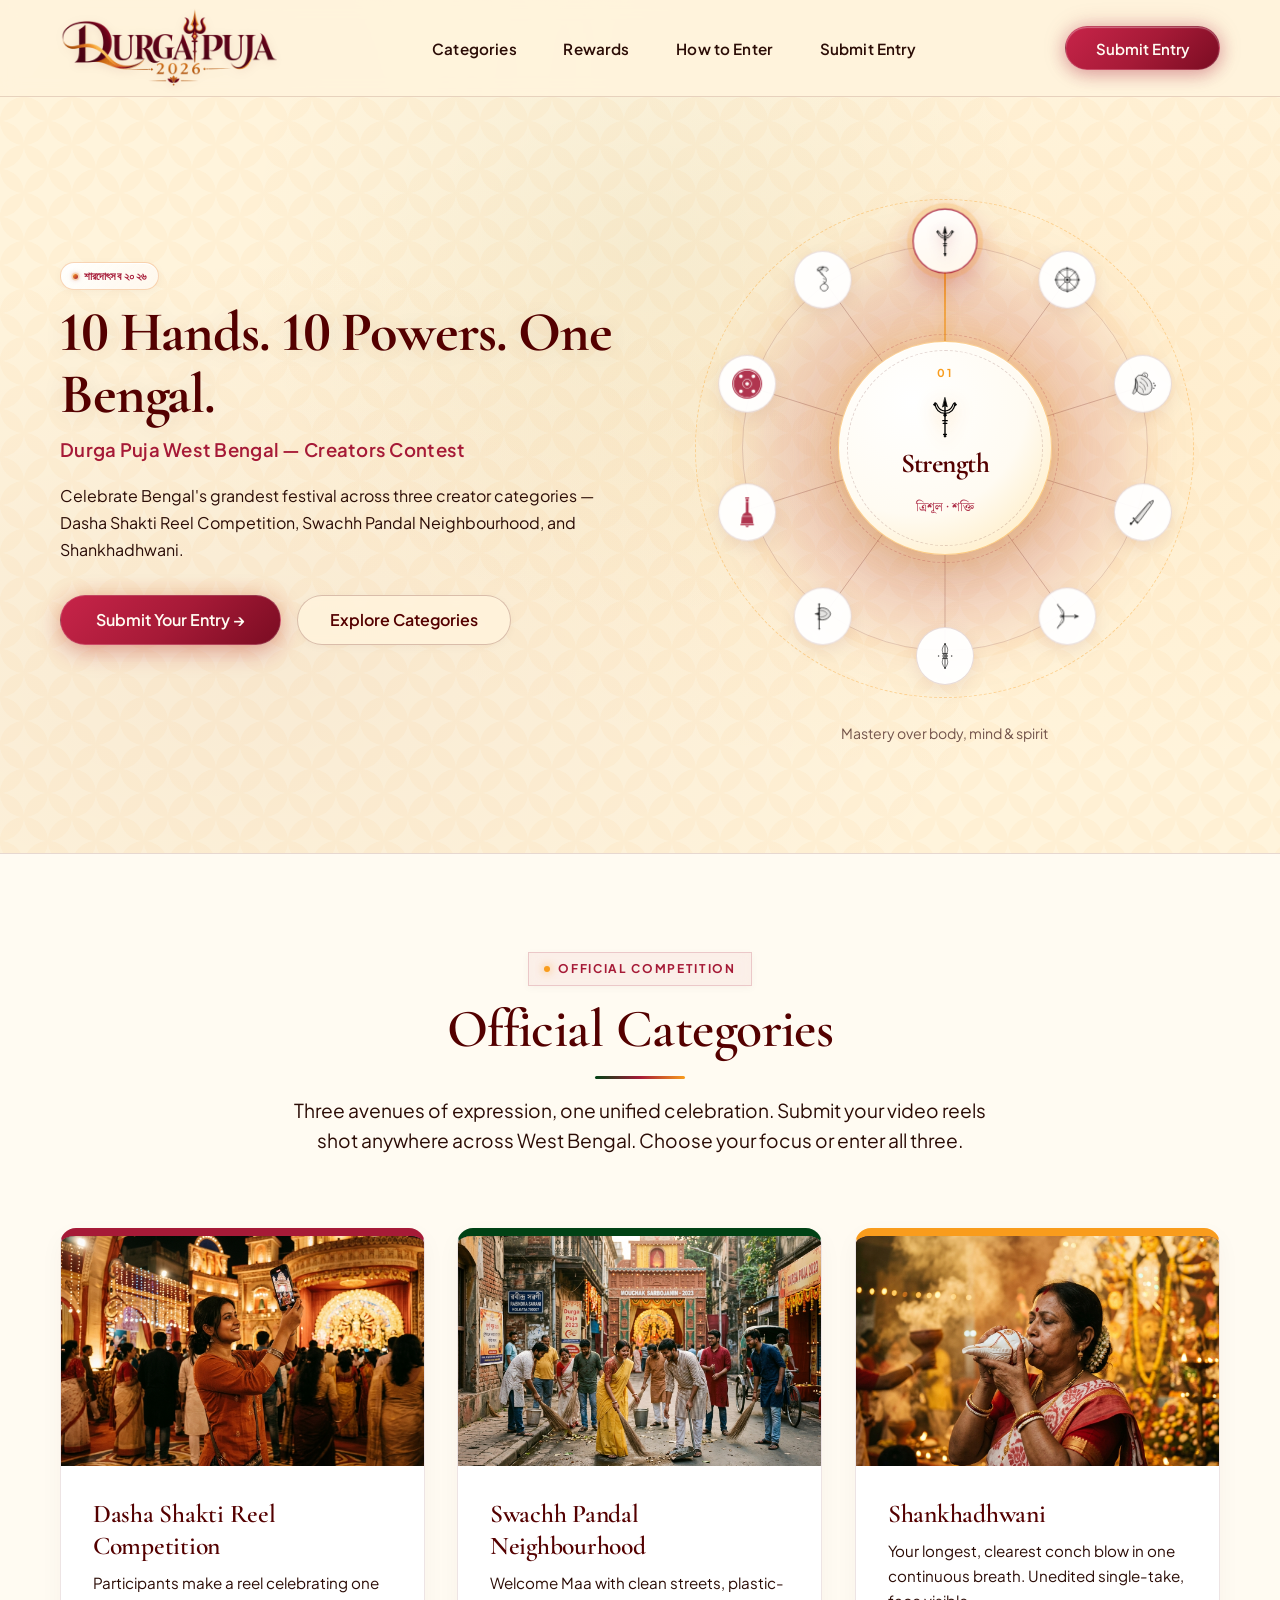
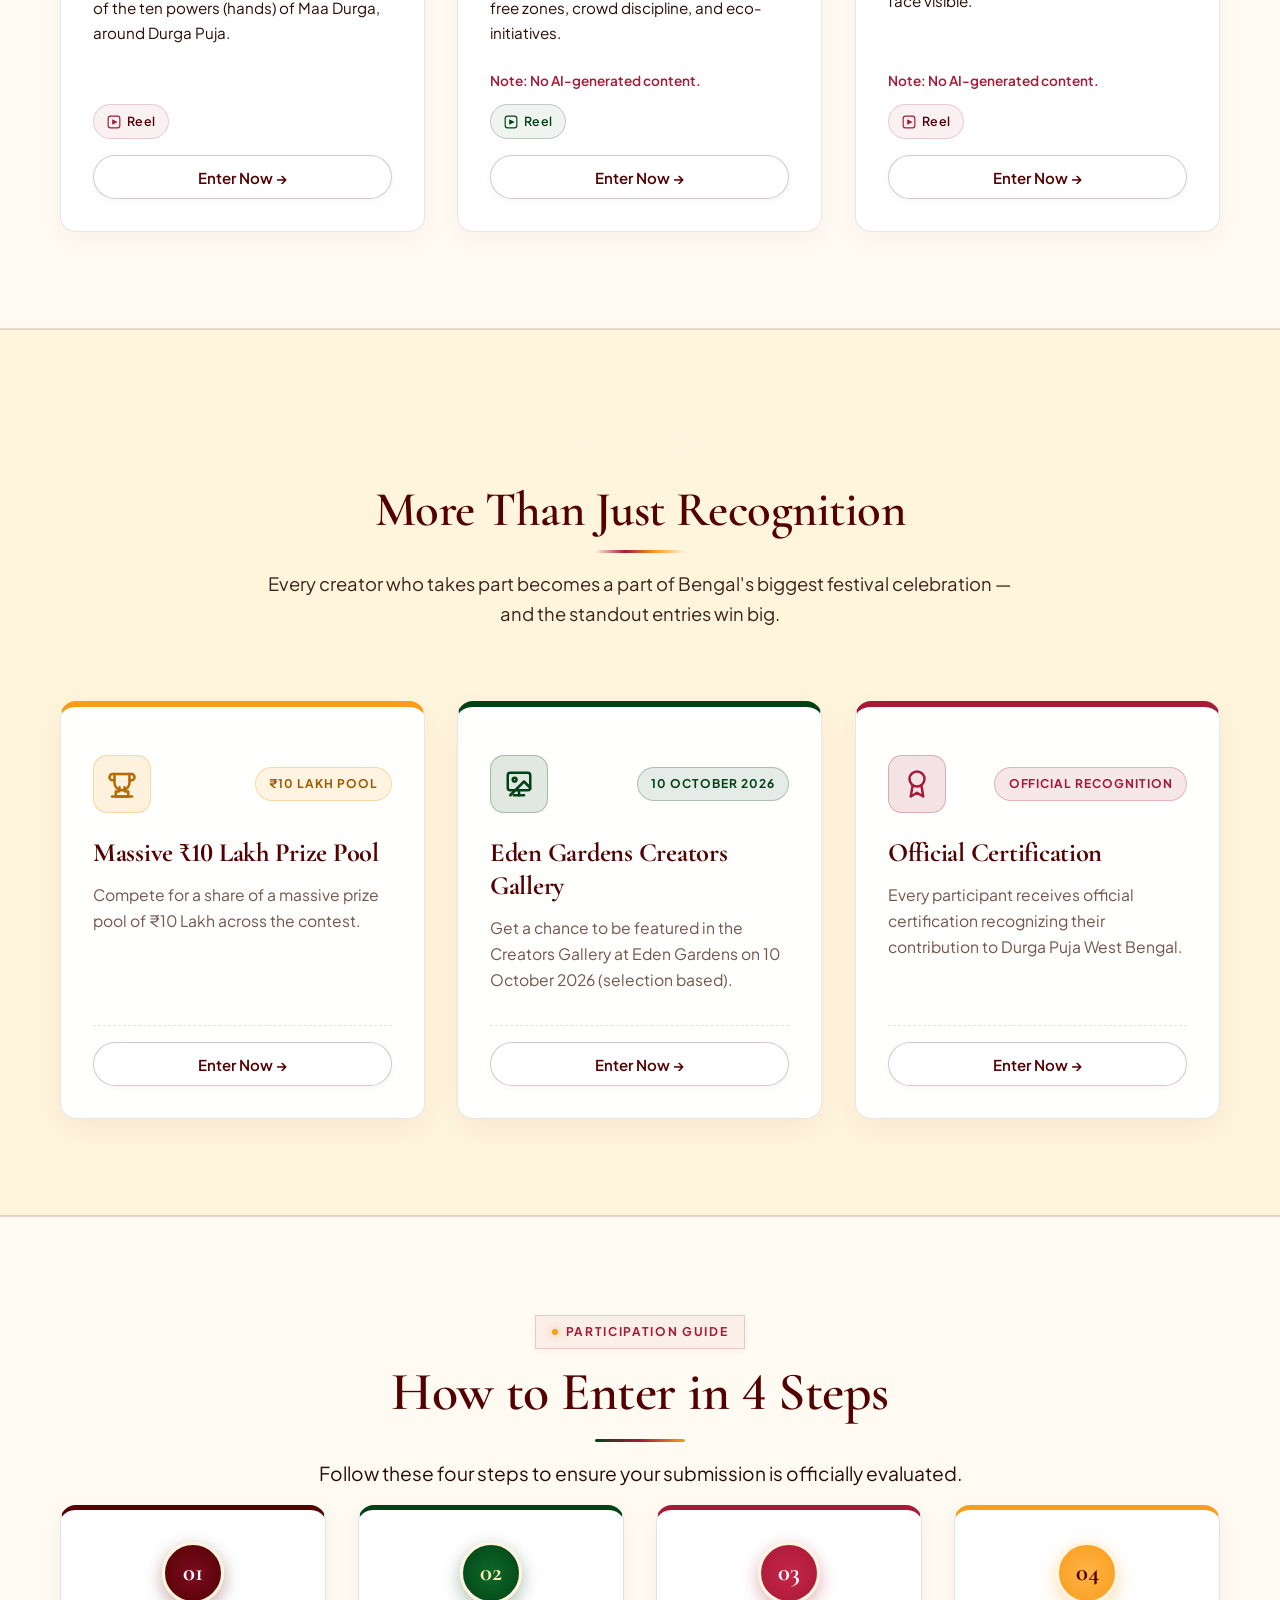
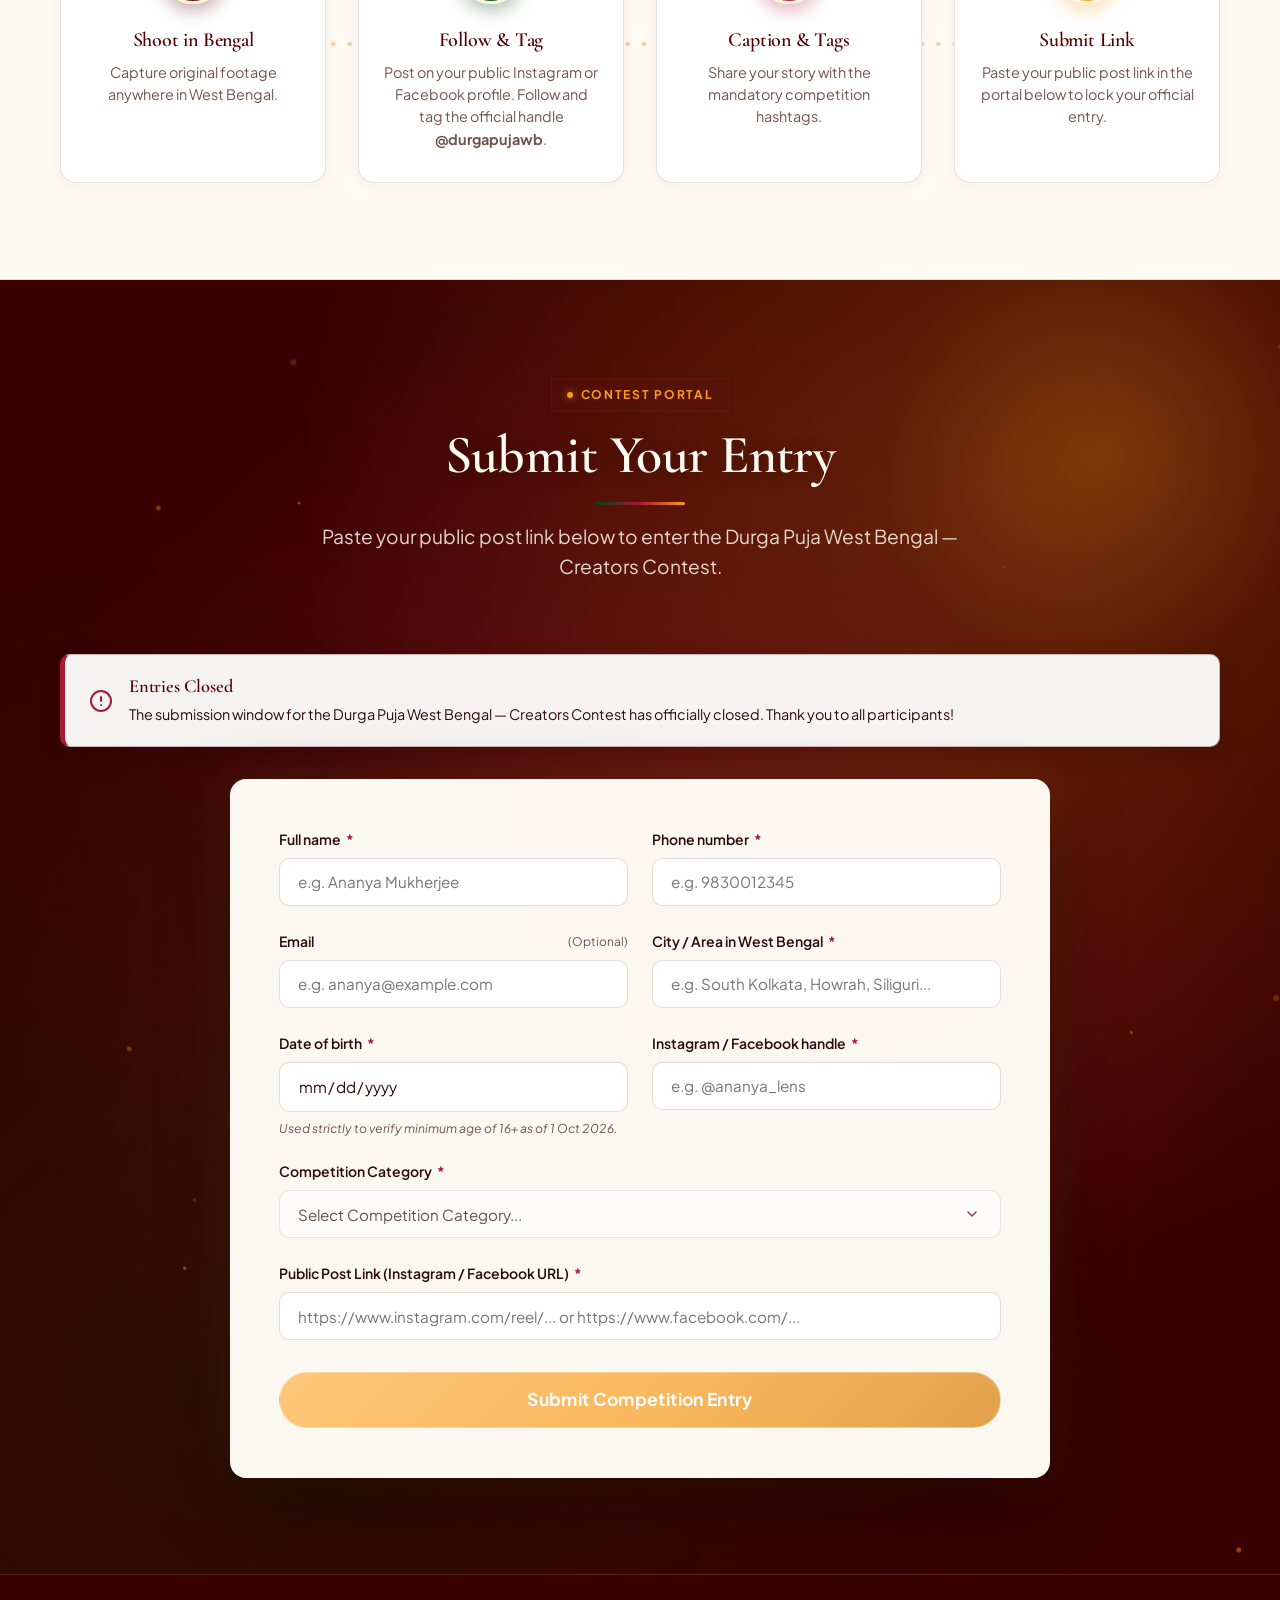
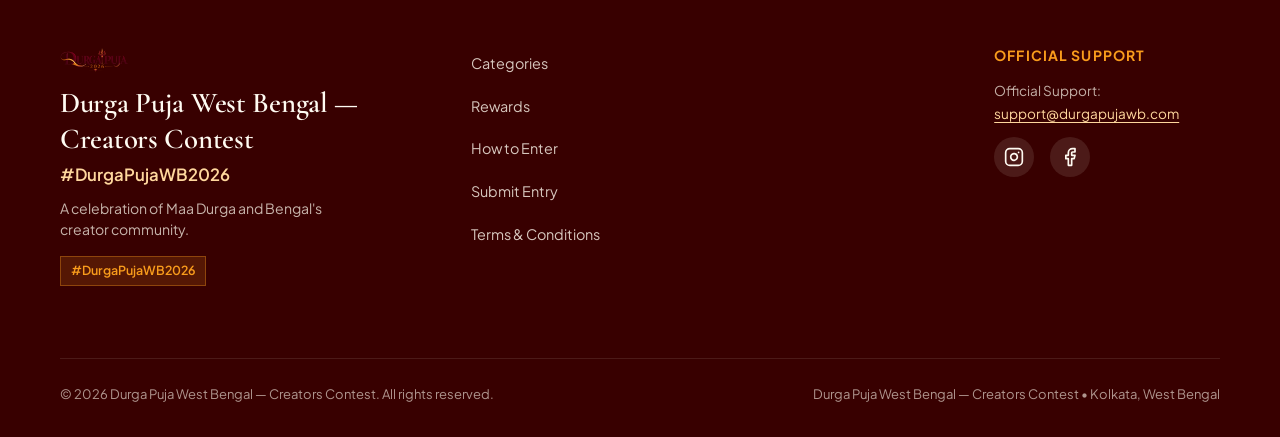
<file: index.html>
<!DOCTYPE html>
<html lang="en">
<head>
  <meta charset="UTF-8">
  <meta name="viewport" content="width=device-width, initial-scale=1.0">
  <title>Durga Puja West Bengal — Creators Contest</title>
  
  <!-- Official Favicon -->
  <link rel="icon" type="image/png" sizes="64x64" href="favicon.png">
  <link rel="icon" type="image/x-icon" href="favicon.ico">
  <link rel="icon" type="image/png" href="assets/images/logo.png">
  <link rel="apple-touch-icon" href="assets/images/logo.png">
  
  <!-- SEO & Social Metadata -->
  <meta name="description" content="Durga Puja West Bengal — Creators Contest. Celebrate Maa Durga's sacred festival through creativity across 3 creator categories.">
  <meta name="keywords" content="Durga Puja 2026, Bengal, Creators Contest, Dasha Shakti Reel Competition, Swachh Pandal Neighbourhood, Shankhadhwani, West Bengal, @durgapujawb">
  
  <!-- Open Graph / Facebook -->
  <meta property="og:type" content="website">
  <meta property="og:site_name" content="Durga Puja West Bengal — Creators Contest">
  <meta property="og:title" content="Durga Puja West Bengal — Creators Contest">
  <meta property="og:description" content="Celebrate Bengal's grandest festival across three creator categories — Dasha Shakti Reel Competition, Swachh Pandal Neighbourhood, and Shankhadhwani.">
  <meta property="og:image" content="assets/images/logo.png">

  <!-- Twitter Card -->
  <meta name="twitter:card" content="summary_large_image">
  <meta name="twitter:title" content="Durga Puja West Bengal — Creators Contest">
  <meta name="twitter:description" content="Celebrate Bengal's grandest festival across three creator categories — Dasha Shakti Reel Competition, Swachh Pandal Neighbourhood, and Shankhadhwani.">
  <meta name="twitter:image" content="assets/images/logo.png">

  <meta name="theme-color" content="#540000">

  <!-- Google Fonts Preconnect -->
  <link rel="preconnect" href="https://fonts.googleapis.com">
  <link rel="preconnect" href="https://fonts.gstatic.com" crossorigin>

  <!-- Stylesheets -->
  <link rel="stylesheet" href="css/styles.css?v=2026-drastic-v7">
  <script>
    if ('scrollRestoration' in history) history.scrollRestoration = 'manual';
    if (!location.hash || location.hash === '#' || location.hash === '#hero') {
      window.scrollTo(0, 0);
    }
  </script>
</head>
<body>
  <!-- Global Scroll Progress Laser Bar -->
  <div class="scroll-progress-bar" id="scroll-progress-bar" aria-hidden="true"></div>

  <!-- ========================================================================
       1. MINIMAL FLOATING / STICKY NAVBAR
       ======================================================================== -->
  <header class="site-header" id="site-header">
    <div class="container nav-inner">
      <a href="#" class="brand-logo" aria-label="Durga Puja West Bengal — Creators Contest Home">
        <img src="assets/images/logo.png" alt="Durga Puja West Bengal — Creators Contest" class="navbar-logo-img" width="76" height="88">
      </a>

      <nav aria-label="Main navigation">
        <ul class="nav-links">
          <li><a href="#categories" class="nav-link">Categories</a></li>
          <li><a href="#rewards" class="nav-link">Rewards</a></li>
          <li><a href="#how-to-participate" class="nav-link">How to Enter</a></li>
          <li><a href="#submit" class="nav-link">Submit Entry</a></li>
        </ul>
      </nav>

      <div class="nav-actions">
        <a href="#submit" class="btn btn-primary" id="nav-cta-btn">Submit Entry</a>
        <button type="button" class="mobile-nav-toggle" aria-label="Toggle navigation menu" aria-expanded="false" id="mobile-toggle">
          <svg width="24" height="24" viewBox="0 0 24 24" fill="none" stroke="currentColor" stroke-width="2" stroke-linecap="round">
            <path d="M4 6h16M4 12h16M4 18h16"/>
          </svg>
        </button>
      </div>
    </div>

    <!-- Mobile Drawer Menu -->
    <div class="mobile-menu-drawer" id="mobile-drawer">
      <ul class="mobile-menu-links">
        <li><a href="#categories">Categories</a></li>
        <li><a href="#rewards">Rewards</a></li>
        <li><a href="#how-to-participate">How to Enter</a></li>
        <li><a href="#submit">Submit Entry</a></li>
      </ul>
      <a href="#submit" class="btn btn-primary btn-full" style="width:100%;">Submit Entry</a>
    </div>
  </header>

  <main id="main-content">

    <!-- ========================================================================
         2. HERO SECTION — EDITORIAL CULTURAL CAMPAIGN POSTER
         ======================================================================== -->
    <section class="hero-section" id="hero">

      <!-- Master Asymmetrical Editorial Stage (Left Typography & Right Modern 10-Powers Kinetic Hub) -->
      <div class="hero-stage">
        
        <!-- LEFT-CENTER: Dominant Editorial Campaign Typography -->
        <div class="hero-editorial-wrap">
          
          <div class="hero-label-badge">
            <span class="badge-dot" aria-hidden="true"></span>
            <span class="badge-fest">শারদোৎসব ২০২৬</span>
          </div>

          <h1 class="hero-display-title">
            10 Hands. 10 Powers. One Bengal.
          </h1>

          <p class="hero-subline">Durga Puja West Bengal — Creators Contest</p>

          <p class="hero-narrative">
            Celebrate Bengal's grandest festival across three creator categories &mdash; Dasha Shakti Reel Competition, Swachh Pandal Neighbourhood, and Shankhadhwani.
          </p>

          <div class="hero-actions-row">
            <a href="#submit" class="btn btn-primary hero-btn-participate" id="hero-participate-btn">
              Submit Your Entry &rarr;
            </a>
            <a href="#categories" class="btn btn-outline hero-btn-challenges" id="hero-explore-btn">
              Explore Categories
            </a>
          </div>

        </div>

        <!-- RIGHT: 10 Hands Mandala -->
        <div class="hero-powers-hub" id="hero-powers-hub" aria-label="Ten hands of Maa Durga">
          <div class="hub-mandala" id="hub-mandala">
            <div class="hub-cosmic-glow" aria-hidden="true"></div>
            <div class="hub-aura-ring ring-outer" aria-hidden="true"></div>
            <div class="hub-orbit-track" aria-hidden="true"></div>
            <div class="hub-aura-ring ring-inner" aria-hidden="true"></div>

            <div class="hub-ray-rotator" id="hub-ray-rotator" aria-hidden="true">
              <span class="hub-active-ray"></span>
            </div>

            <svg class="hub-spoke-svg" viewBox="0 0 100 100" aria-hidden="true">
              <g fill="none" stroke="#540000" stroke-width="0.18" opacity="0.22" stroke-linecap="round">
                <line x1="50" y1="50" x2="50" y2="12"/>
                <line x1="50" y1="50" x2="72.35" y2="19.1"/>
                <line x1="50" y1="50" x2="87.64" y2="38.24"/>
                <line x1="50" y1="50" x2="87.64" y2="61.76"/>
                <line x1="50" y1="50" x2="72.35" y2="80.9"/>
                <line x1="50" y1="50" x2="50" y2="88"/>
                <line x1="50" y1="50" x2="27.65" y2="80.9"/>
                <line x1="50" y1="50" x2="12.36" y2="61.76"/>
                <line x1="50" y1="50" x2="12.36" y2="38.24"/>
                <line x1="50" y1="50" x2="27.65" y2="19.1"/>
              </g>
            </svg>

            <div class="hub-bindu" id="hub-spotlight-card">
              <span class="spotlight-num-label" id="spotlight-num-label">01</span>
              <div class="spotlight-icon-stage" id="spotlight-icon-stage">
                <img src="assets/symbols/trishul.svg" alt="Trishul" id="spotlight-weapon-svg" width="52" height="52">
              </div>
              <h2 class="spotlight-power-name" id="spotlight-power-name">Strength</h2>
              <p class="spotlight-bengali-label" id="spotlight-bengali-label">ত্রিশূল · শক্তি</p>
            </div>

            <div class="hub-hand-slot" style="--a: 0deg">
              <button type="button" class="hub-hand active" data-shakti-index="0" data-shakti-id="trishul" aria-pressed="true" aria-label="Trishul, Strength">
                <img src="assets/symbols/trishul.svg" alt="" width="30" height="30">
              </button>
            </div>
            <div class="hub-hand-slot" style="--a: 36deg">
              <button type="button" class="hub-hand" data-shakti-index="1" data-shakti-id="chakra" aria-pressed="false" aria-label="Chakra, Progress">
                <img src="assets/symbols/chakra.svg" alt="" width="30" height="30">
              </button>
            </div>
            <div class="hub-hand-slot" style="--a: 72deg">
              <button type="button" class="hub-hand" data-shakti-index="2" data-shakti-id="shankha" aria-pressed="false" aria-label="Shankha, Awakening">
                <img src="assets/symbols/shankha.svg" alt="" width="30" height="30">
              </button>
            </div>
            <div class="hub-hand-slot" style="--a: 108deg">
              <button type="button" class="hub-hand" data-shakti-index="3" data-shakti-id="khadga" aria-pressed="false" aria-label="Khadga, Courage">
                <img src="assets/symbols/khadga.svg" alt="" width="30" height="30">
              </button>
            </div>
            <div class="hub-hand-slot" style="--a: 144deg">
              <button type="button" class="hub-hand" data-shakti-index="4" data-shakti-id="bow-arrow" aria-pressed="false" aria-label="Bow and Arrow, Focus">
                <img src="assets/symbols/bow-arrow.svg" alt="" width="30" height="30">
              </button>
            </div>
            <div class="hub-hand-slot" style="--a: 180deg">
              <button type="button" class="hub-hand" data-shakti-index="5" data-shakti-id="vajra" aria-pressed="false" aria-label="Vajra, Confidence">
                <img src="assets/symbols/vajra.svg" alt="" width="30" height="30">
              </button>
            </div>
            <div class="hub-hand-slot" style="--a: 216deg">
              <button type="button" class="hub-hand" data-shakti-index="6" data-shakti-id="parashu" aria-pressed="false" aria-label="Parashu, Resolve">
                <img src="assets/symbols/parashu.svg" alt="" width="30" height="30">
              </button>
            </div>
            <div class="hub-hand-slot" style="--a: 252deg">
              <button type="button" class="hub-hand" data-shakti-index="7" data-shakti-id="bell" aria-pressed="false" aria-label="Ghanta / Bell, Prosperity">
                <img src="assets/symbols/bell.svg" alt="" width="30" height="30">
              </button>
            </div>
            <div class="hub-hand-slot" style="--a: 288deg">
              <button type="button" class="hub-hand" data-shakti-index="8" data-shakti-id="dhal" aria-pressed="false" aria-label="Dhal / Shield, Protection">
                <img src="assets/symbols/dhal.svg" alt="" width="30" height="30">
              </button>
            </div>
            <div class="hub-hand-slot" style="--a: 324deg">
              <button type="button" class="hub-hand" data-shakti-index="9" data-shakti-id="nag" aria-pressed="false" aria-label="Nag / Snake, Ambition">
                <img src="assets/symbols/nag.svg" alt="" width="30" height="30">
              </button>
            </div>
          </div>

          <p class="hub-bindu-caption" id="spotlight-significance">Mastery over body, mind &amp; spirit</p>
          <p class="visually-hidden" id="hub-live" aria-live="polite"></p>
        </div>

      </div>
    </section>

    <!-- ========================================================================
         3. THE THREE OFFICIAL COMPETITION CATEGORIES
         ======================================================================== -->
    <section class="section challenges-section" id="categories">
      <span id="challenges" class="anchor-target" aria-hidden="true"></span>
      <div class="container">
        <div class="challenges-header scroll-reveal">
          <span class="eyebrow">OFFICIAL COMPETITION</span>
          <h2>Official Categories</h2>
          <span class="section-title-line" aria-hidden="true"></span>
          <p class="lead">
            Three avenues of expression, one unified celebration. Submit your video reels shot anywhere across West Bengal. Choose your focus or enter all three.
          </p>
        </div>

        <div class="challenges-grid" id="categories-grid">

          <!-- 1. DASHA SHAKTI REEL COMPETITION -->
          <article class="challenge-card scroll-reveal-scale stagger-1" id="card-reel-challenge">
            <div class="challenge-media-wrap">
              <img src="assets/images/reel-challenge.jpg" alt="Bengali creator recording Durga Puja reel in Kolkata" loading="lazy" width="600" height="400">
            </div>
            <div class="challenge-card-body">
              <h3 class="challenge-card-title">Dasha Shakti Reel Competition</h3>
              <p class="challenge-card-desc">
                Participants make a reel celebrating one of the ten powers (hands) of Maa Durga, around Durga Puja.
              </p>
              
              <div class="format-chips-wrap">
                <span class="format-chip">
                  <svg class="chip-icon" viewBox="0 0 24 24" fill="none" stroke="currentColor" stroke-width="2">
                    <rect x="2" y="2" width="20" height="20" rx="4"/>
                    <path d="M10 9l6 3-6 3V9z" fill="currentColor"/>
                  </svg>
                  Reel
                </span>
              </div>

              <a href="#submit" class="btn btn-outline" data-challenge-target="Dasha Shakti Reel Competition">
                Enter Now &rarr;
              </a>
            </div>
          </article>

          <!-- 2. SWACHH PANDAL NEIGHBOURHOOD -->
          <article class="challenge-card scroll-reveal-scale stagger-2" id="card-swachhta-challenge">
            <div class="challenge-media-wrap">
              <img src="assets/images/swachhta-challenge.jpg" alt="Bengali youth volunteers cleaning neighbourhood street near pandal" loading="lazy" width="600" height="400">
            </div>
            <div class="challenge-card-body">
              <h3 class="challenge-card-title">Swachh Pandal Neighbourhood</h3>
              <p class="challenge-card-desc">
                Welcome Maa with clean streets, plastic-free zones, crowd discipline, and eco-initiatives.
              </p>
              <p class="category-ai-note" style="color: var(--alta-crimson); font-size: 0.85rem; font-weight: 600; margin-bottom: var(--space-sm);">
                Note: No AI-generated content.
              </p>

              <div class="format-chips-wrap">
                <span class="format-chip">
                  <svg class="chip-icon" viewBox="0 0 24 24" fill="none" stroke="currentColor" stroke-width="2">
                    <rect x="2" y="2" width="20" height="20" rx="4"/>
                    <path d="M10 9l6 3-6 3V9z" fill="currentColor"/>
                  </svg>
                  Reel
                </span>
              </div>

              <a href="#submit" class="btn btn-outline" data-challenge-target="Swachh Pandal Neighbourhood">
                Enter Now &rarr;
              </a>
            </div>
          </article>

          <!-- 3. SHANKHADHWANI -->
          <article class="challenge-card scroll-reveal-scale stagger-3" id="card-shankha-challenge">
            <div class="challenge-media-wrap">
              <img src="assets/images/shankha-challenge.jpg" alt="Bengali woman blowing sacred conch shell shankha during Durga Puja" loading="lazy" width="600" height="400">
            </div>
            <div class="challenge-card-body">
              <h3 class="challenge-card-title">Shankhadhwani</h3>
              <p class="challenge-card-desc">
                Your longest, clearest conch blow in one continuous breath. Unedited single-take, face visible.
              </p>
              <p class="category-ai-note" style="color: var(--alta-crimson); font-size: 0.85rem; font-weight: 600; margin-bottom: var(--space-sm);">
                Note: No AI-generated content.
              </p>

              <div class="format-chips-wrap">
                <span class="format-chip">
                  <svg class="chip-icon" viewBox="0 0 24 24" fill="none" stroke="currentColor" stroke-width="2">
                    <rect x="2" y="2" width="20" height="20" rx="4"/>
                    <path d="M10 9l6 3-6 3V9z" fill="currentColor"/>
                  </svg>
                  Reel
                </span>
              </div>

              <a href="#submit" class="btn btn-outline" data-challenge-target="Shankhadhwani">
                Enter Now &rarr;
              </a>
            </div>
          </article>

        </div>
      </div>
    </section>

    <!-- ========================================================================
         4. REWARDS & RECOGNITION SECTION
         ======================================================================== -->
    <section class="section rewards-section" id="rewards">
      <div class="container">
        <div class="rewards-header scroll-reveal">
          <span class="eyebrow">Rewards</span>
          <h2>More Than Just Recognition</h2>
          <span class="section-title-line" aria-hidden="true"></span>
          <p class="lead">
            Every creator who takes part becomes a part of Bengal's biggest festival celebration &mdash; and the standout entries win big.
          </p>
        </div>

        <div class="rewards-grid" id="rewards-grid">

          <!-- 1. Massive ₹10 Lakh Prize Pool -->
          <article class="reward-card reward-card-prize scroll-reveal-scale stagger-1" id="reward-prize-pool">
            <div class="reward-card-header">
              <div class="reward-icon-stage stage-gold" aria-hidden="true">
                <svg width="30" height="30" viewBox="0 0 24 24" fill="none" stroke="currentColor" stroke-width="2" stroke-linecap="round" stroke-linejoin="round">
                  <path d="M6 9H4.5a2.5 2.5 0 0 1 0-5H6"/>
                  <path d="M18 9h1.5a2.5 2.5 0 0 0 0-5H18"/>
                  <path d="M4 22h16"/>
                  <path d="M10 14.66V17c0 .55-.45 1-1 1H7v4h10v-4h-2c-.55 0-1-.45-1-1v-2.34"/>
                  <path d="M6 4h12v7a6 6 0 0 1-12 0V4z"/>
                </svg>
              </div>
              <span class="reward-badge badge-gold">₹10 Lakh Pool</span>
            </div>
            <div class="reward-card-body">
              <h3 class="reward-card-title">Massive ₹10 Lakh Prize Pool</h3>
              <p class="reward-card-desc">
                Compete for a share of a massive prize pool of ₹10 Lakh across the contest.
              </p>
            </div>
            <div class="reward-card-footer">
              <a href="#submit" class="btn btn-outline">Enter Now &rarr;</a>
            </div>
          </article>

          <!-- 2. Eden Gardens Creators Gallery -->
          <article class="reward-card reward-card-gallery scroll-reveal-scale stagger-2" id="reward-eden-gallery">
            <div class="reward-card-header">
              <div class="reward-icon-stage stage-green" aria-hidden="true">
                <svg width="30" height="30" viewBox="0 0 24 24" fill="none" stroke="currentColor" stroke-width="2" stroke-linecap="round" stroke-linejoin="round">
                  <rect x="3" y="3" width="18" height="14" rx="2"/>
                  <path d="M8 21h8"/>
                  <path d="M12 17v4"/>
                  <circle cx="8.5" cy="8.5" r="1.5"/>
                  <polyline points="21 15 16 10 5 21"/>
                </svg>
              </div>
              <span class="reward-badge badge-green">10 October 2026</span>
            </div>
            <div class="reward-card-body">
              <h3 class="reward-card-title">Eden Gardens Creators Gallery</h3>
              <p class="reward-card-desc">
                Get a chance to be featured in the Creators Gallery at Eden Gardens on 10 October 2026 (selection based).
              </p>
            </div>
            <div class="reward-card-footer">
              <a href="#submit" class="btn btn-outline">Enter Now &rarr;</a>
            </div>
          </article>

          <!-- 3. Official Certification -->
          <article class="reward-card reward-card-certificate scroll-reveal-scale stagger-3" id="reward-certificate">
            <div class="reward-card-header">
              <div class="reward-icon-stage stage-crimson" aria-hidden="true">
                <svg width="30" height="30" viewBox="0 0 24 24" fill="none" stroke="currentColor" stroke-width="2" stroke-linecap="round" stroke-linejoin="round">
                  <circle cx="12" cy="8" r="6"/>
                  <path d="M15.477 12.89 17 22l-5-3-5 3 1.523-9.11"/>
                </svg>
              </div>
              <span class="reward-badge badge-crimson">Official Recognition</span>
            </div>
            <div class="reward-card-body">
              <h3 class="reward-card-title">Official Certification</h3>
              <p class="reward-card-desc">
                Every participant receives official certification recognizing their contribution to Durga Puja West Bengal.
              </p>
            </div>
            <div class="reward-card-footer">
              <a href="#submit" class="btn btn-outline">Enter Now &rarr;</a>
            </div>
          </article>

        </div>
      </div>
    </section>

    <!-- ========================================================================
         5. HOW TO PARTICIPATE (4 SIMPLE STEPS)
         ======================================================================== -->
    <section class="section steps-section" id="how-to-participate">
      <div class="container">
        <div class="steps-header scroll-reveal">
          <span class="eyebrow">PARTICIPATION GUIDE</span>
          <h2>How to Enter in 4 Steps</h2>
          <span class="section-title-line" aria-hidden="true"></span>
          <p class="lead">
            Follow these four steps to ensure your submission is officially evaluated.
          </p>
        </div>

        <div class="steps-track">
          <div class="steps-thread-wrapper" aria-hidden="true">
            <svg class="steps-connecting-thread" viewBox="0 0 1000 12" fill="none" preserveAspectRatio="none">
              <line class="thread-bg" x1="24" y1="6" x2="976" y2="6" stroke="rgba(232, 120, 23, 0.35)" stroke-width="4" stroke-linecap="round" stroke-dasharray="0.1 14"/>
              <line class="thread-active" id="steps-thread-path" x1="24" y1="6" x2="976" y2="6" stroke="url(#gold-thread-gradient)" stroke-width="4" stroke-linecap="round" stroke-dasharray="0.1 14"/>
              <defs>
                <linearGradient id="gold-thread-gradient" x1="0%" y1="0%" x2="100%" y2="0%">
                  <stop offset="0%" stop-color="#004215"/>
                  <stop offset="50%" stop-color="#A61A37"/>
                  <stop offset="100%" stop-color="#f99c1c"/>
                </linearGradient>
              </defs>
            </svg>
          </div>

          <div class="steps-grid">
            <!-- Step 01 — Shoot in Bengal -->
            <div class="step-card scroll-reveal-left stagger-1">
              <div class="step-num-bubble">01</div>
              <div class="step-card-content">
                <h3 class="step-card-title">Shoot in Bengal</h3>
                <p class="step-card-desc">
                  Capture original footage anywhere in West Bengal.
                </p>
              </div>
            </div>

            <!-- Step 02 — Follow & Tag -->
            <div class="step-card scroll-reveal-left stagger-2">
              <div class="step-num-bubble">02</div>
              <div class="step-card-content">
                <h3 class="step-card-title">Follow &amp; Tag</h3>
                <p class="step-card-desc">
                  Post on your public Instagram or Facebook profile. Follow and tag the official handle <strong>@durgapujawb</strong>.
                </p>
              </div>
            </div>

            <!-- Step 03 — Caption & Tags -->
            <div class="step-card scroll-reveal-right stagger-3">
              <div class="step-num-bubble">03</div>
              <div class="step-card-content">
                <h3 class="step-card-title">Caption &amp; Tags</h3>
                <p class="step-card-desc">
                  Share your story with the mandatory competition hashtags.
                </p>
              </div>
            </div>

            <!-- Step 04 — Submit Link -->
            <div class="step-card scroll-reveal-right stagger-4">
              <div class="step-num-bubble">04</div>
              <div class="step-card-content">
                <h3 class="step-card-title">Submit Link</h3>
                <p class="step-card-desc">
                  Paste your public post link in the portal below to lock your official entry.
                </p>
              </div>
            </div>
          </div>
        </div>
      </div>
    </section>

    <!-- ========================================================================
         5. SUBMISSION FORM HUB
         ======================================================================== -->
    <section class="section submission-section" id="submit">
      <canvas id="form-particle-canvas" class="form-particle-canvas" aria-hidden="true"></canvas>
      <div class="container">
        <div class="submission-header scroll-reveal">
          <span class="eyebrow" style="color: var(--saffron-orange);">CONTEST PORTAL</span>
          <h2>Submit Your Entry</h2>
          <span class="section-title-line" aria-hidden="true"></span>
          <p class="lead">
            Paste your public post link below to enter the <span data-config="contest.officialName">Durga Puja West Bengal — Creators Contest</span>.
          </p>
        </div>

        <!-- Contest Closed Notice (Shown automatically if after endDate) -->
        <div class="contest-closed-notice" id="contest-closed-notice" style="display:none;" role="alert">
          <div class="closed-notice-inner">
            <svg width="24" height="24" viewBox="0 0 24 24" fill="none" stroke="currentColor" stroke-width="2" stroke-linecap="round" stroke-linejoin="round" aria-hidden="true">
              <circle cx="12" cy="12" r="10"/>
              <line x1="12" y1="8" x2="12" y2="12"/>
              <line x1="12" y1="16" x2="12.01" y2="16"/>
            </svg>
            <div>
              <h3>Entries Closed</h3>
              <p>The submission window for the <span data-config="contest.officialName">Durga Puja West Bengal — Creators Contest</span> has officially closed. Thank you to all participants!</p>
            </div>
          </div>
        </div>

        <div class="form-card scroll-reveal-scale stagger-1" id="submission-form-container">
          <!-- Live Form -->
          <form id="shakti-submission-form" novalidate autocomplete="on">
            <!-- Honeypot field for bot/spam prevention -->
            <input type="text" name="_hp_website" id="form-hp-website" class="visually-hidden" tabindex="-1" autocomplete="off" aria-hidden="true">

            <div class="form-grid">
              
              <!-- 1. Full Name -->
              <div class="form-group">
                <label for="form-name" class="form-label">
                  <span>Full name</span>
                  <span class="required-mark" aria-hidden="true">*</span>
                </label>
                <input type="text" id="form-name" name="name" class="form-input" placeholder="e.g. Ananya Mukherjee" required autocomplete="name">
                <span class="form-error-msg" id="error-form-name">Please provide your full name.</span>
              </div>

              <!-- 2. Phone Number -->
              <div class="form-group">
                <label for="form-mobile" class="form-label">
                  <span>Phone number</span>
                  <span class="required-mark" aria-hidden="true">*</span>
                </label>
                <input type="tel" id="form-mobile" name="phone" class="form-input" placeholder="e.g. 9830012345" required autocomplete="tel" pattern="[0-9]{10}">
                <span class="form-error-msg" id="error-form-mobile">Please enter a valid 10-digit phone number.</span>
              </div>

              <!-- 3. Email (Optional) -->
              <div class="form-group">
                <label for="form-email" class="form-label">
                  <span>Email</span>
                  <span class="optional">(Optional)</span>
                </label>
                <input type="email" id="form-email" name="email" class="form-input" placeholder="e.g. ananya@example.com" autocomplete="email">
                <span class="form-error-msg" id="error-form-email">Please enter a valid email address.</span>
              </div>

              <!-- 4. City / Area -->
              <div class="form-group">
                <label for="form-district" class="form-label">
                  <span>City / Area in West Bengal</span>
                  <span class="required-mark" aria-hidden="true">*</span>
                </label>
                <input type="text" id="form-district" name="cityArea" class="form-input" placeholder="e.g. South Kolkata, Howrah, Siliguri..." required>
                <span class="form-error-msg" id="error-form-district">Please specify your city or area in West Bengal.</span>
              </div>

              <!-- 5. Date of Birth (Age 16+ as of 1 Oct 2026 check) -->
              <div class="form-group">
                <label for="form-dob" class="form-label">
                  <span>Date of birth</span>
                  <span class="required-mark" aria-hidden="true">*</span>
                </label>
                <input type="date" id="form-dob" name="dob" class="form-input" required>
                <span class="form-hint-note">Used strictly to verify minimum age of 16+ as of 1 Oct 2026.</span>
                <span class="form-error-msg" id="error-form-dob">Participants must be at least 16 years old as of 1 October 2026 to enter.</span>
              </div>

              <!-- 6. Instagram / Facebook Handle -->
              <div class="form-group">
                <label for="form-handle" class="form-label">
                  <span>Instagram / Facebook handle</span>
                  <span class="required-mark" aria-hidden="true">*</span>
                </label>
                <input type="text" id="form-handle" name="handle" class="form-input" placeholder="e.g. @ananya_lens" required>
                <span class="form-error-msg" id="error-form-handle">Please enter your public social media profile handle.</span>
              </div>

              <!-- 7. Competition Category -->
              <div class="form-group full-width">
                <label for="form-challenge" class="form-label">
                  <span>Competition Category</span>
                  <span class="required-mark" aria-hidden="true">*</span>
                </label>
                <select id="form-challenge" name="category" class="form-select" required>
                  <option value="" disabled selected>Select Competition Category...</option>
                  <option value="Dasha Shakti Reel Competition">Dasha Shakti Reel Competition</option>
                  <option value="Swachh Pandal Neighbourhood">Swachh Pandal Neighbourhood</option>
                  <option value="Shankhadhwani">Shankhadhwani</option>
                </select>
                <span class="form-error-msg" id="error-form-challenge">Please select one of the three official categories.</span>
              </div>

              <!-- 8. Theme Field (Shows ONLY when Dasha Shakti Reel Competition is selected) -->
              <div class="form-group full-width" id="form-category1-theme-wrap" style="display: none;">
                <label for="form-theme" class="form-label">
                  <span>Theme Selection (10 Powers)</span>
                  <span class="required-mark" aria-hidden="true">*</span>
                </label>
                <select id="form-theme" name="theme" class="form-select">
                  <option value="Open Theme" selected>Open Theme (Creative Durga Puja Storytelling)</option>
                  <option value="01. Trishul — Strength">Trishul — Strength (শক্তি ও প্রতিরোধ)</option>
                  <option value="02. Sudarshan Chakra — Progress">Sudarshan Chakra — Progress (প্রগতি ও অবিরাম গতি)</option>
                  <option value="03. Shankha — Awakening">Shankha — Awakening (জাগরণ ও চৈতন্য)</option>
                  <option value="04. Dhanush-Baan — Focus">Dhanush-Baan — Focus (লক্ষ্য ও একাগ্রতা)</option>
                  <option value="05. Khadga — Courage">Khadga — Courage (সাহস ও বিবেক)</option>
                  <option value="06. Khetaka — Confidence">Khetaka — Confidence (আত্মবিশ্বাস ও সংকল্প)</option>
                  <option value="07. Trishikh — Resolve">Trishikh — Resolve (অটল নিষ্ঠা ও দৃঢ়তা)</option>
                  <option value="08. Padma — Prosperity">Padma — Prosperity (সমৃদ্ধি ও শুচিতা)</option>
                  <option value="09. Gada — Protection">Gada — Protection (রক্ষা ও আশ্রয়)</option>
                  <option value="10. Nag-Pasha — Ambition">Nag-Pasha — Ambition (উচ্চাশা ও আত্মনিয়ন্ত্রণ)</option>
                </select>
                <span class="form-hint-note">Select one of the 10 symbolic powers or choose Open Theme.</span>
              </div>

              <!-- 9. Public Post Link (Instagram / Facebook URL) -->
              <div class="form-group full-width">
                <label for="form-reel" class="form-label">
                  <span>Public Post Link (Instagram / Facebook URL)</span>
                  <span class="required-mark" aria-hidden="true">*</span>
                </label>
                <input type="url" id="form-reel" name="postUrl" class="form-input" placeholder="https://www.instagram.com/reel/... or https://www.facebook.com/..." required>
                <span class="form-error-msg" id="error-form-reel">Please enter a valid public instagram.com or facebook.com post link.</span>
              </div>

              <!-- 10. Guardian Consent Wrap (Shown only for ages 16-17) -->
              <div class="form-guardian-wrap full-width" id="form-guardian-consent-wrap" style="display: none;">
                <div class="guardian-box">
                  <div class="guardian-box-header">
                    <svg width="18" height="18" viewBox="0 0 24 24" fill="none" stroke="currentColor" stroke-width="2" stroke-linecap="round" stroke-linejoin="round" aria-hidden="true">
                      <path d="M17 21v-2a4 4 0 0 0-4-4H5a4 4 0 0 0-4 4v2"/>
                      <circle cx="9" cy="7" r="4"/>
                      <path d="M23 21v-2a4 4 0 0 0-3-3.87"/>
                      <path d="M16 3.13a4 4 0 0 1 0 7.75"/>
                    </svg>
                    <strong>Parent / Guardian Consent Required (Aged 16–17)</strong>
                  </div>
                  <div class="guardian-box-body">
                    <div class="form-group" style="margin-bottom: var(--space-sm);">
                      <label for="form-guardian-name" class="form-label">
                        <span>Parent / Guardian Full Name</span>
                        <span class="required-mark" aria-hidden="true">*</span>
                      </label>
                      <input type="text" id="form-guardian-name" name="guardianName" class="form-input" placeholder="e.g. Soumitra Mukherjee">
                      <span class="form-error-msg" id="error-guardian-name">Parent or legal guardian name is required for participants under 18.</span>
                    </div>
                    <div class="form-checkbox-row">
                      <input type="checkbox" id="form-guardian-consent" name="guardianConsent">
                      <label for="form-guardian-consent">
                        I, the parent/legal guardian, hereby provide full consent for this minor participant (aged 16&ndash;17) to participate in the competition.
                      </label>
                      <span class="form-error-msg" id="error-guardian-consent">Parental/guardian consent checkbox must be confirmed.</span>
                    </div>
                  </div>
                </div>
              </div>

            </div>

            <!-- Submit Button with loading state -->
            <button type="submit" class="btn btn-primary form-submit-btn" id="submit-form-button">
              <span class="btn-text">Submit Competition Entry</span>
              <span class="btn-loading" style="display:none;" aria-hidden="true">
                <svg class="spinner-svg" width="18" height="18" viewBox="0 0 24 24" fill="none" stroke="currentColor" stroke-width="2.5">
                  <circle cx="12" cy="12" r="10" stroke-opacity="0.25"/>
                  <path d="M12 2a10 10 0 0 1 10 10" stroke-linecap="round"/>
                </svg>
                <span>Submitting Entry...</span>
              </span>
            </button>
          </form>

          <!-- Celebratory Success State Overlay -->
          <div class="success-overlay" id="submission-success-modal" role="dialog" aria-modal="true" style="display:none;">
            <div class="success-icon-symbol">
              <svg width="48" height="48" viewBox="0 0 24 24" fill="none" stroke="currentColor" stroke-width="2" stroke-linecap="round" stroke-linejoin="round">
                <circle cx="12" cy="12" r="10"/>
                <polyline points="9 12 11 14 15 10"/>
              </svg>
            </div>
            <h3 class="success-heading">Official Entry Received!</h3>
            <p class="success-message" id="success-dynamic-message">
              Thank you! Your entry has been recorded for the Durga Puja West Bengal — Creators Contest.
            </p>
            <div class="success-actions">
              <button type="button" class="btn btn-primary" id="submit-another-btn">
                Submit Another Entry
              </button>
            </div>
          </div>

        </div>
      </div>
    </section>

  </main>

  <!-- ========================================================================
       6. EDITORIAL FOOTER
       ======================================================================== -->
  <footer class="site-footer">
    <div class="container">
      <div class="footer-top">
        
        <!-- Left: Brand & Tagline -->
        <div class="footer-brand">
          <a href="#" class="footer-logo-link" aria-label="Durga Puja West Bengal — Creators Contest Home">
            <img src="assets/images/logo.png" alt="Durga Puja West Bengal — Creators Contest" class="footer-logo-img" width="70" height="80" style="margin-bottom: var(--space-sm); object-fit: contain;">
          </a>
          <h3 data-config="contest.officialName">Durga Puja West Bengal — Creators Contest</h3>
          <p class="footer-tagline">#DurgaPujaWB2026</p>
          <p class="footer-desc">
            A celebration of Maa Durga and Bengal's creator community.
          </p>
          <div class="footer-hashtags" data-hashtags-container>
            <span class="hashtag-chip">#DurgaPujaWB2026</span>
          </div>
        </div>

        <!-- Middle: Links -->
        <div class="footer-nav">
          <ul class="footer-nav-list">
            <li><a href="#categories" class="footer-nav-link">Categories</a></li>
            <li><a href="#rewards" class="footer-nav-link">Rewards</a></li>
            <li><a href="#how-to-participate" class="footer-nav-link">How to Enter</a></li>
            <li><a href="#submit" class="footer-nav-link">Submit Entry</a></li>
            <li><a href="terms.html" class="footer-nav-link">Terms &amp; Conditions</a></li>
          </ul>
        </div>

        <!-- Right: Social Channels & Contact -->
        <div class="footer-social">
          <h4>Official Support</h4>
          <p class="footer-contact">
            Official Support: <a href="mailto:support@durgapujawb.com" data-config="contest.helpdesk">support&commat;durgapujawb.com</a>
          </p>
          <div class="social-links-row">
            <a href="https://instagram.com/durgapujawb" target="_blank" rel="noopener noreferrer" class="social-btn" aria-label="@durgapujawb">
              <svg width="20" height="20" viewBox="0 0 24 24" fill="none" stroke="currentColor" stroke-width="2" stroke-linecap="round" stroke-linejoin="round">
                <rect x="2" y="2" width="20" height="20" rx="5" ry="5"/>
                <path d="M16 11.37A4 4 0 1 1 12.63 8 4 4 0 0 1 16 11.37z"/>
                <line x1="17.5" y1="6.5" x2="17.51" y2="6.5"/>
              </svg>
            </a>
            <a href="https://facebook.com" target="_blank" rel="noopener noreferrer" class="social-btn" aria-label="Facebook">
              <svg width="20" height="20" viewBox="0 0 24 24" fill="none" stroke="currentColor" stroke-width="2" stroke-linecap="round" stroke-linejoin="round">
                <path d="M18 2h-3a5 5 0 0 0-5 5v3H7v4h3v8h4v-8h3l1-4h-4V7a1 1 0 0 1 1-1h3z"/>
              </svg>
            </a>
          </div>
        </div>

      </div>

      <div class="footer-bottom">
        <div>&copy; 2026 Durga Puja West Bengal — Creators Contest. All rights reserved.</div>
        <div>Durga Puja West Bengal — Creators Contest &bull; Kolkata, West Bengal</div>
      </div>
    </div>
  </footer>

  <!-- ========================================================================
       7. PERSISTENT FLOATING CTA
       ======================================================================== -->
  <!-- Desktop Bottom-Right Pill -->
  <aside class="floating-cta-desktop" aria-label="Persistent registration CTA">
    <a href="#submit" class="btn btn-primary">
      Submit Entry
      <svg width="16" height="16" viewBox="0 0 24 24" fill="none" stroke="currentColor" stroke-width="2">
        <path d="M5 12h14M12 5l7 7-7 7"/>
      </svg>
    </a>
  </aside>

  <!-- Mobile Sticky Bottom Action Bar -->
  <aside class="mobile-bottom-bar" aria-label="Mobile persistent registration CTA">
    <a href="#submit" class="btn btn-primary">Submit Entry &rarr;</a>
  </aside>

  <!-- ========================================================================
       8. TERMS & CONDITIONS MODAL
       ======================================================================== -->
  <div class="terms-modal-backdrop" id="terms-modal" role="dialog" aria-modal="true" aria-labelledby="terms-modal-title">
    <div class="terms-modal-content" style="max-width: 720px; max-height: 85vh; overflow-y: auto;">
      <button type="button" class="terms-close-btn" id="close-terms-btn" aria-label="Close modal">&times;</button>
      <h3 id="terms-modal-title" style="margin-bottom: var(--space-md); color: var(--oxblood-dark); font-family: var(--font-editorial); font-size: 1.7rem;">
        Competition Terms &amp; Conditions
      </h3>
      <div style="font-size: 0.92rem; line-height: 1.65; color: var(--text-dark);">
        <p><strong>1. Contest Authority:</strong> The &ldquo;<span data-config="contest.officialName">Durga Puja West Bengal — Creators Contest</span>&rdquo; is a statewide creative initiative.</p>
        <p><strong>2. Contest Window:</strong> The competition runs during the festival window. Late submissions will not be considered.</p>
        <p><strong>3. Eligibility:</strong> Open to Indian nationals, NRIs, OCIs, and foreign tourists in West Bengal. Entrants must be 16 years or older as of 1 October 2026. Participants under 18 must possess written parental/guardian consent. All content must be recorded within the state of West Bengal.</p>
        <p><strong>4. Intellectual Property &amp; Copyright:</strong> Creators retain <strong>100% intellectual property copyright</strong> over their submitted work. By submitting, participants grant a royalty-free, non-exclusive license to feature and broadcast their submissions across digital and social channels with creator credit.</p>
        <p><strong>5. Authenticity:</strong> Plagiarism and generative AI imagery will result in immediate disqualification.</p>
        <p><strong>6. Jurisdiction &amp; Governance:</strong> Any legal disputes arising out of the competition shall be subject to the exclusive jurisdiction of the <strong><span data-config="contest.jurisdiction">High Court at Calcutta</span></strong>. Official support email: <strong data-config="contest.helpdesk">support&commat;durgapujawb.com</strong>.</p>
      </div>
    </div>
  </div>

  <!-- Scripts -->
  <script src="js/lenis.min.js"></script>
  <script src="js/symbols-data.js"></script>
  <script src="js/contest-config.js?v=2026-drastic-v6"></script>
  <script src="js/main.js?v=2026-drastic-v6"></script>
</body>
</html>
</file>
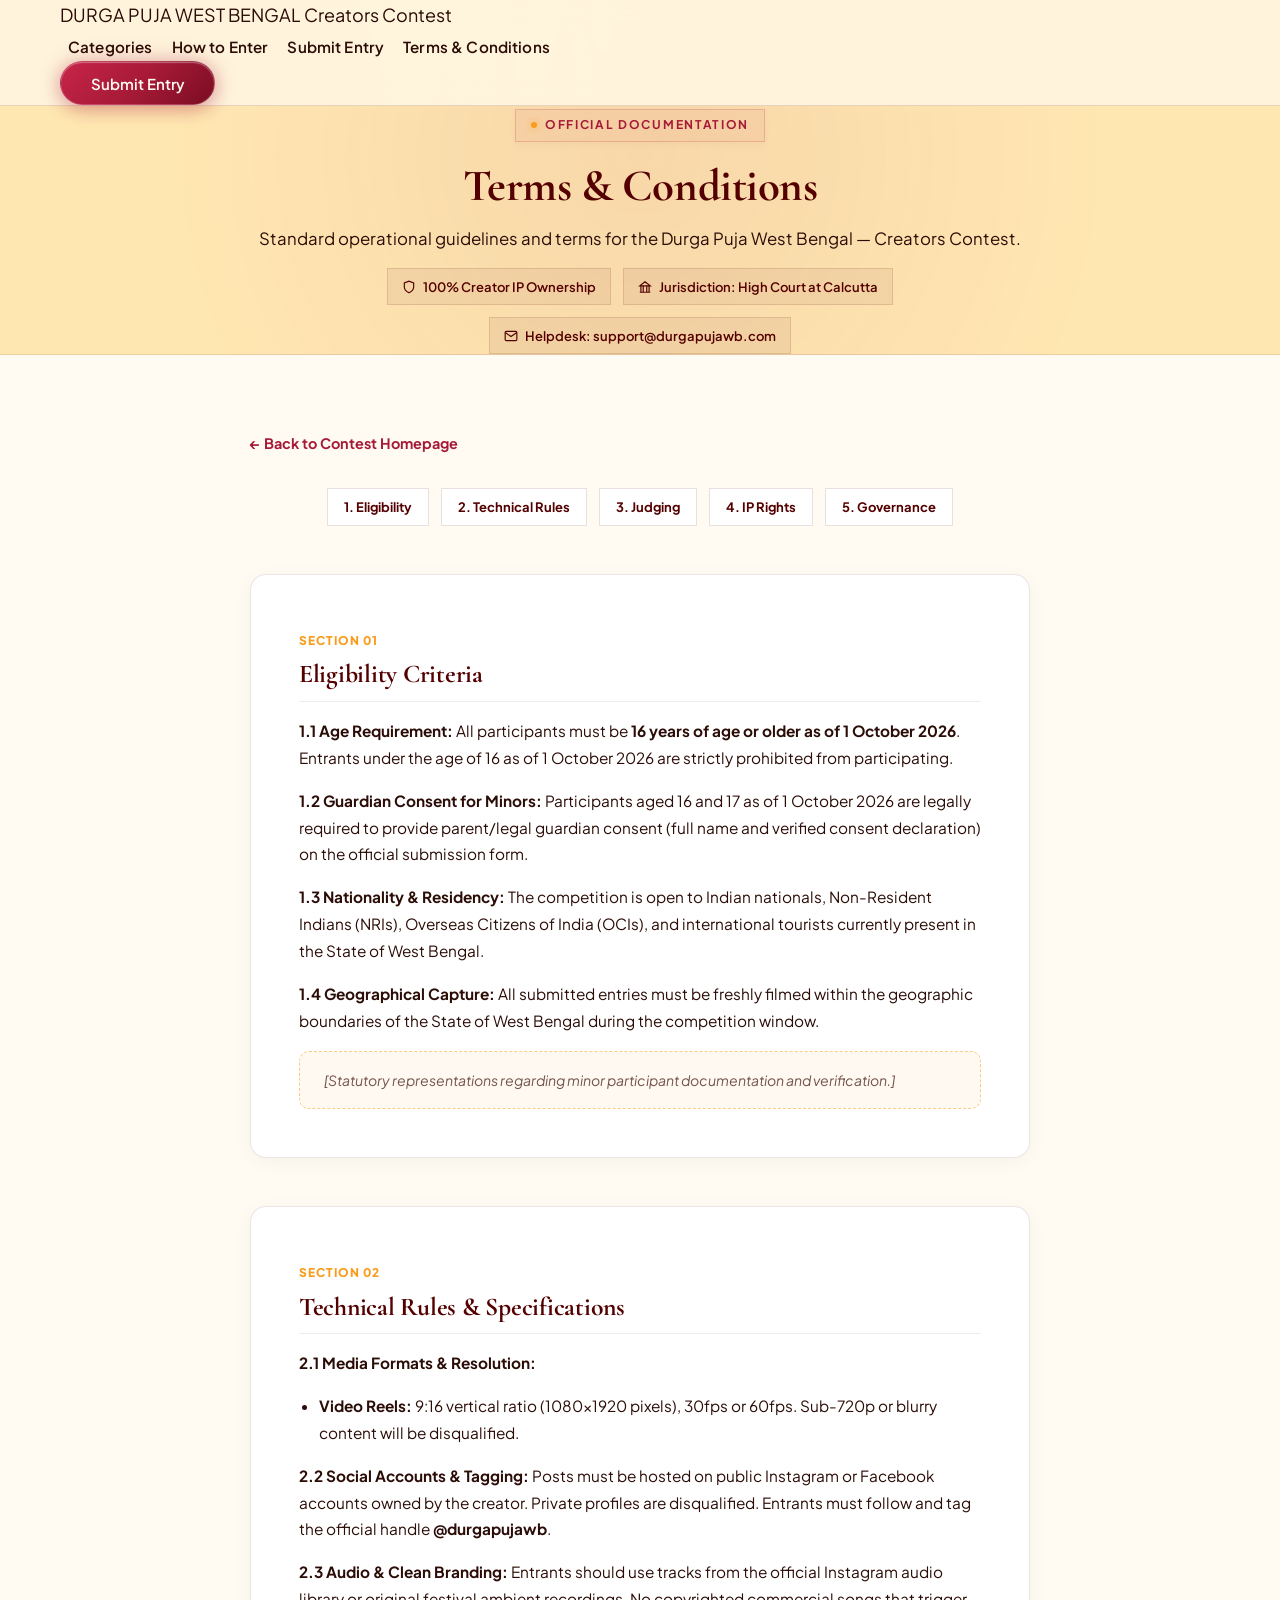
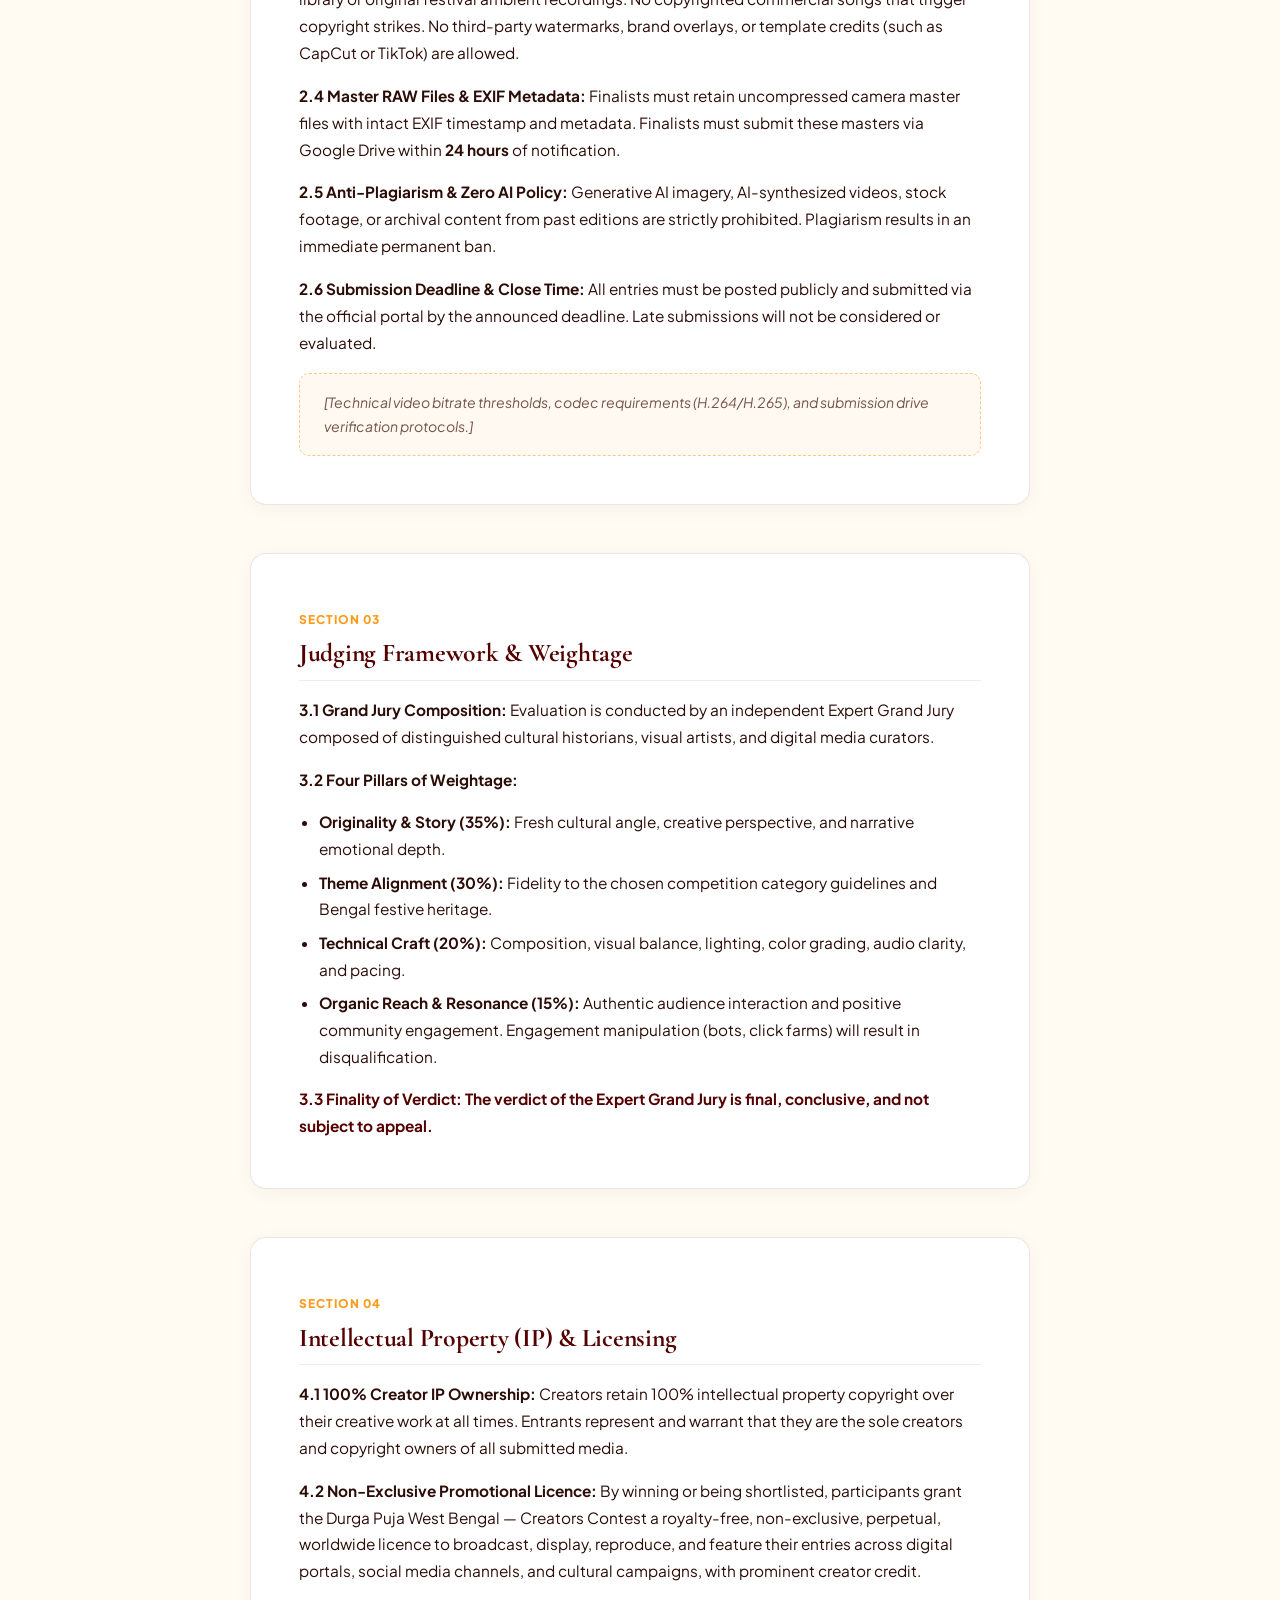
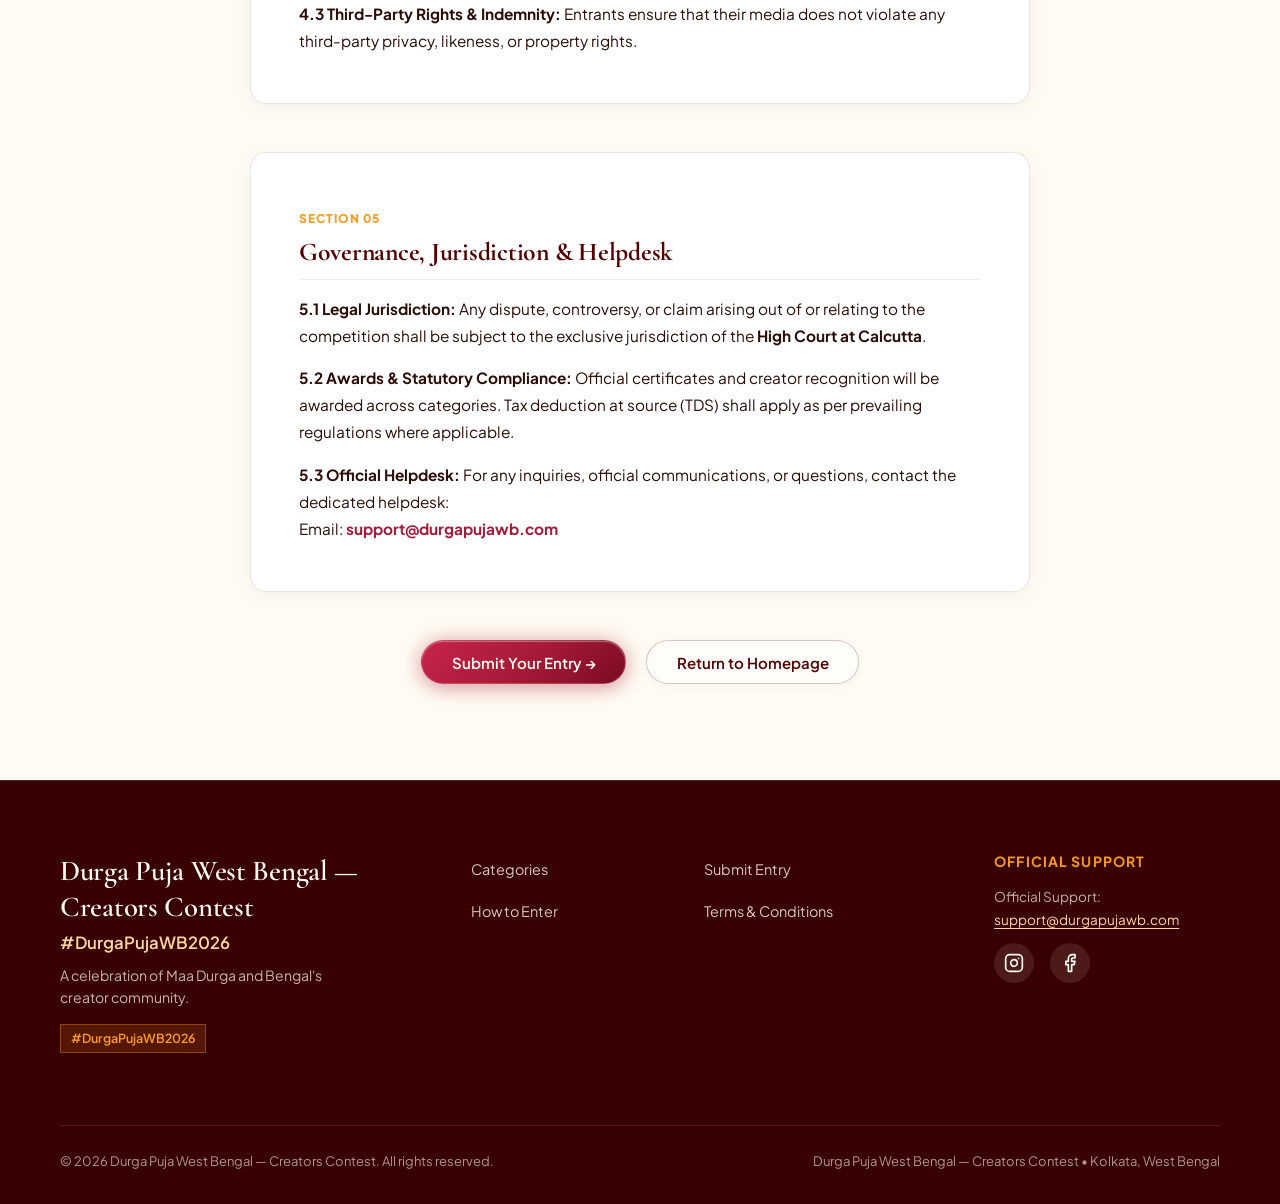
<file: terms.html>
<!DOCTYPE html>
<html lang="en">
<head>
  <meta charset="UTF-8">
  <meta name="viewport" content="width=device-width, initial-scale=1.0">
  <title>Terms &amp; Conditions | Durga Puja West Bengal — Creators Contest</title>

  <!-- Official Favicon -->
  <link rel="icon" type="image/png" sizes="64x64" href="favicon.png">
  <link rel="icon" type="image/x-icon" href="favicon.ico">
  <link rel="icon" type="image/png" href="assets/images/logo.png">
  <link rel="apple-touch-icon" href="assets/images/logo.png">

  <meta name="description" content="Official Competition Terms, Conditions, IP Governance and Technical Guidelines for the Durga Puja West Bengal — Creators Contest.">
  <meta name="keywords" content="Durga Puja 2026, Terms and Conditions, Competition Rules, IP Rights, High Court at Calcutta">

  <!-- Open Graph / Facebook -->
  <meta property="og:type" content="article">
  <meta property="og:site_name" content="Durga Puja West Bengal — Creators Contest">
  <meta property="og:title" content="Terms &amp; Conditions — Durga Puja West Bengal — Creators Contest">
  <meta property="og:description" content="Official Competition Terms, Eligibility, Technical Rules, and IP Governance for the Durga Puja West Bengal — Creators Contest.">
  <meta property="og:image" content="assets/images/logo.png">

  <!-- Twitter Card -->
  <meta name="twitter:card" content="summary">
  <meta name="twitter:title" content="Terms &amp; Conditions — Durga Puja West Bengal — Creators Contest">
  <meta name="twitter:description" content="Official Competition Terms, Eligibility, Technical Rules, and IP Governance for the Durga Puja West Bengal — Creators Contest.">
  <meta name="twitter:image" content="assets/images/logo.png">

  <meta name="theme-color" content="#540000">

  <!-- Stylesheets -->
  <link rel="stylesheet" href="css/design-tokens.css">
  <link rel="stylesheet" href="css/styles.css">

  <style>
    .terms-page-hero {
      background: radial-gradient(circle at 50% 20%, rgba(166, 26, 55, 0.08) 0%, transparent 70%), var(--chandan-cream);
      padding: calc(var(--header-height) + var(--space-3xl)) 0 var(--space-2xl) 0;
      border-bottom: 1px solid rgba(84, 0, 0, 0.1);
      text-align: center;
    }
    .terms-page-body {
      background-color: var(--warm-off-white);
      padding: var(--space-3xl) 0 var(--space-4xl) 0;
    }
    .terms-quick-nav {
      display: flex;
      flex-wrap: wrap;
      justify-content: center;
      gap: 0.5rem 0.75rem;
      margin: var(--space-md) 0 var(--space-2xl) 0;
    }
    .terms-quick-nav a {
      padding: 0.45rem 1rem;
      border-radius: var(--radius-full);
      background: #ffffff;
      border: 1px solid rgba(84, 0, 0, 0.12);
      color: var(--oxblood-dark);
      font-weight: 700;
      font-size: 0.8125rem;
      text-decoration: none;
      transition: all var(--transition-fast);
    }
    .terms-quick-nav a:hover {
      background: var(--oxblood-dark);
      color: #ffffff;
      border-color: var(--oxblood-dark);
    }
    .terms-article-card {
      background: #ffffff;
      border: 1.5px solid rgba(84, 0, 0, 0.1);
      border-radius: var(--radius-xl);
      padding: var(--space-2xl);
      margin-bottom: var(--space-2xl);
      box-shadow: 0 4px 20px rgba(84, 0, 0, 0.04);
      transition: border-color var(--transition-fast), box-shadow var(--transition-fast);
      scroll-margin-top: calc(var(--header-height) + var(--space-xl));
    }
    .terms-article-card:hover {
      border-color: rgba(249, 156, 28, 0.4);
      box-shadow: 0 8px 28px rgba(84, 0, 0, 0.07);
    }
    .terms-article-num {
      display: inline-block;
      font-size: 0.75rem;
      font-weight: 800;
      letter-spacing: 0.08em;
      text-transform: uppercase;
      color: var(--saffron-orange);
      margin-bottom: var(--space-xs);
    }
    .terms-article-title {
      font-family: var(--font-editorial);
      font-size: 1.6rem;
      font-weight: 700;
      color: var(--oxblood-dark);
      margin-bottom: var(--space-md);
      border-bottom: 1px solid rgba(84, 0, 0, 0.08);
      padding-bottom: var(--space-sm);
    }
    .terms-article-text {
      font-size: 0.96rem;
      line-height: 1.75;
      color: var(--text-dark);
    }
    .terms-article-text p {
      margin-bottom: var(--space-md);
    }
    .terms-article-text p:last-child {
      margin-bottom: 0;
    }
    .terms-article-text ul {
      margin: var(--space-sm) 0 var(--space-md) 1.25rem;
      padding: 0;
    }
    .terms-article-text li {
      margin-bottom: 0.4rem;
    }
    .terms-placeholder-box {
      background: rgba(249, 156, 28, 0.06);
      border: 1px dashed rgba(249, 156, 28, 0.5);
      border-radius: var(--radius-md);
      padding: var(--space-md) var(--space-lg);
      margin-top: var(--space-md);
      font-size: 0.88rem;
      color: var(--muted-text);
      font-style: italic;
    }
    .terms-summary-pill-row {
      display: flex;
      flex-wrap: wrap;
      justify-content: center;
      gap: var(--space-sm);
      margin-top: var(--space-md);
    }
    .terms-summary-pill {
      display: inline-flex;
      align-items: center;
      gap: 0.4rem;
      padding: 0.4rem 0.9rem;
      background: rgba(84, 0, 0, 0.06);
      border: 1px solid rgba(84, 0, 0, 0.12);
      border-radius: var(--radius-full);
      font-size: 0.8125rem;
      font-weight: 600;
      color: var(--oxblood-dark);
    }
    .terms-nav-back {
      display: inline-flex;
      align-items: center;
      gap: 0.4rem;
      margin-bottom: var(--space-md);
      font-weight: 700;
      font-size: 0.9rem;
      color: var(--alta-crimson);
      text-decoration: none;
      transition: color var(--transition-fast);
    }
    .terms-nav-back:hover {
      color: var(--saffron-orange);
    }
  </style>
</head>
<body>

  <!-- Header -->
  <header class="site-header" id="site-header">
    <div class="container header-container">
      <a href="index.html" class="brand-link" aria-label="Return to Homepage">
        <span class="brand-title">DURGA PUJA WEST BENGAL</span>
        <span class="brand-subtitle">Creators Contest</span>
      </a>

      <nav class="nav-desktop">
        <a href="index.html#categories" class="nav-link">Categories</a>
        <a href="index.html#how-to-participate" class="nav-link">How to Enter</a>
        <a href="index.html#submit" class="nav-link">Submit Entry</a>
        <a href="terms.html" class="nav-link">Terms &amp; Conditions</a>
      </nav>

      <div class="header-actions">
        <a href="index.html#submit" class="btn btn-primary header-submit-btn">Submit Entry</a>
      </div>
    </div>
  </header>

  <!-- Hero Section -->
  <section class="terms-page-hero">
    <div class="container" style="max-width: 860px;">
      <span class="eyebrow" style="color: var(--alta-crimson);">OFFICIAL DOCUMENTATION</span>
      <h1 style="font-family: var(--font-editorial); color: var(--oxblood-dark); font-size: clamp(2rem, 4vw, 2.8rem); margin-top: 0.35rem; line-height: 1.2;">
        Terms &amp; Conditions
      </h1>
      <p style="color: var(--text-dark); font-size: 1.05rem; margin-top: var(--space-sm); line-height: 1.6;">
        Standard operational guidelines and terms for the Durga Puja West Bengal — Creators Contest.
      </p>

      <div class="terms-summary-pill-row">
        <span class="terms-summary-pill">
          <svg width="14" height="14" viewBox="0 0 24 24" fill="none" stroke="currentColor" stroke-width="2"><path d="M12 22s8-4 8-10V5l-8-3-8 3v7c0 6 8 10 8 10z"/></svg>
          100% Creator IP Ownership
        </span>
        <span class="terms-summary-pill">
          <svg width="14" height="14" viewBox="0 0 24 24" fill="none" stroke="currentColor" stroke-width="2"><path d="M3 21h18M3 10h18M5 10v11M19 10v11M9 10v11M15 10v11M12 3l9 7H3z"/></svg>
          Jurisdiction: High Court at Calcutta
        </span>
        <span class="terms-summary-pill">
          <svg width="14" height="14" viewBox="0 0 24 24" fill="none" stroke="currentColor" stroke-width="2"><path d="M4 4h16c1.1 0 2 .9 2 2v12c0 1.1-.9 2-2 2H4c-1.1 0-2-.9-2-2V6c0-1.1.9-2 2-2z"/><polyline points="22,6 12,13 2,6"/></svg>
          Helpdesk: support@durgapujawb.com
        </span>
      </div>
    </div>
  </section>

  <!-- Body Content -->
  <main class="terms-page-body">
    <div class="container" style="max-width: 860px;">
      
      <a href="index.html" class="terms-nav-back">
        &larr; Back to Contest Homepage
      </a>

      <!-- Quick Anchor Navigation -->
      <nav class="terms-quick-nav" aria-label="Terms sections navigation">
        <a href="#eligibility">1. Eligibility</a>
        <a href="#technical-rules">2. Technical Rules</a>
        <a href="#judging">3. Judging</a>
        <a href="#ip">4. IP Rights</a>
        <a href="#governance">5. Governance</a>
      </nav>

      <!-- SECTION 1: ELIGIBILITY -->
      <article class="terms-article-card" id="eligibility">
        <span class="terms-article-num">Section 01</span>
        <h2 class="terms-article-title">Eligibility Criteria</h2>
        <div class="terms-article-text">
          <p>
            <strong>1.1 Age Requirement:</strong> All participants must be <strong>16 years of age or older as of 1 October 2026</strong>. Entrants under the age of 16 as of 1 October 2026 are strictly prohibited from participating.
          </p>
          <p>
            <strong>1.2 Guardian Consent for Minors:</strong> Participants aged 16 and 17 as of 1 October 2026 are legally required to provide parent/legal guardian consent (full name and verified consent declaration) on the official submission form.
          </p>
          <p>
            <strong>1.3 Nationality &amp; Residency:</strong> The competition is open to Indian nationals, Non-Resident Indians (NRIs), Overseas Citizens of India (OCIs), and international tourists currently present in the State of West Bengal.
          </p>
          <p>
            <strong>1.4 Geographical Capture:</strong> All submitted entries must be freshly filmed within the geographic boundaries of the State of West Bengal during the competition window.
          </p>
          <div class="terms-placeholder-box">
            [Statutory representations regarding minor participant documentation and verification.]
          </div>
        </div>
      </article>

      <!-- SECTION 2: TECHNICAL RULES -->
      <article class="terms-article-card" id="technical-rules">
        <span class="terms-article-num">Section 02</span>
        <h2 class="terms-article-title">Technical Rules &amp; Specifications</h2>
        <div class="terms-article-text">
          <p>
            <strong>2.1 Media Formats &amp; Resolution:</strong>
          </p>
          <ul>
            <li><strong>Video Reels:</strong> 9:16 vertical ratio (1080&times;1920 pixels), 30fps or 60fps. Sub-720p or blurry content will be disqualified.</li>
          </ul>
          <p>
            <strong>2.2 Social Accounts &amp; Tagging:</strong> Posts must be hosted on public Instagram or Facebook accounts owned by the creator. Private profiles are disqualified. Entrants must follow and tag the official handle <strong>&commat;durgapujawb</strong>.
          </p>
          <p>
            <strong>2.3 Audio &amp; Clean Branding:</strong> Entrants should use tracks from the official Instagram audio library or original festival ambient recordings. No copyrighted commercial songs that trigger copyright strikes. No third-party watermarks, brand overlays, or template credits (such as CapCut or TikTok) are allowed.
          </p>
          <p>
            <strong>2.4 Master RAW Files &amp; EXIF Metadata:</strong> Finalists must retain uncompressed camera master files with intact EXIF timestamp and metadata. Finalists must submit these masters via Google Drive within <strong>24 hours</strong> of notification.
          </p>
          <p>
            <strong>2.5 Anti-Plagiarism &amp; Zero AI Policy:</strong> Generative AI imagery, AI-synthesized videos, stock footage, or archival content from past editions are strictly prohibited. Plagiarism results in an immediate permanent ban.
          </p>
          <p>
            <strong>2.6 Submission Deadline &amp; Close Time:</strong> All entries must be posted publicly and submitted via the official portal by the announced deadline. Late submissions will not be considered or evaluated.
          </p>
          <div class="terms-placeholder-box">
            [Technical video bitrate thresholds, codec requirements (H.264/H.265), and submission drive verification protocols.]
          </div>
        </div>
      </article>

      <!-- SECTION 3: JUDGING -->
      <article class="terms-article-card" id="judging">
        <span class="terms-article-num">Section 03</span>
        <h2 class="terms-article-title">Judging Framework &amp; Weightage</h2>
        <div class="terms-article-text">
          <p>
            <strong>3.1 Grand Jury Composition:</strong> Evaluation is conducted by an independent Expert Grand Jury composed of distinguished cultural historians, visual artists, and digital media curators.
          </p>
          <p>
            <strong>3.2 Four Pillars of Weightage:</strong>
          </p>
          <ul>
            <li><strong>Originality &amp; Story (35%):</strong> Fresh cultural angle, creative perspective, and narrative emotional depth.</li>
            <li><strong>Theme Alignment (30%):</strong> Fidelity to the chosen competition category guidelines and Bengal festive heritage.</li>
            <li><strong>Technical Craft (20%):</strong> Composition, visual balance, lighting, color grading, audio clarity, and pacing.</li>
            <li><strong>Organic Reach &amp; Resonance (15%):</strong> Authentic audience interaction and positive community engagement. Engagement manipulation (bots, click farms) will result in disqualification.</li>
          </ul>
          <p style="font-weight: 700; color: var(--oxblood-dark);">
            <strong>3.3 Finality of Verdict:</strong> The verdict of the Expert Grand Jury is final, conclusive, and not subject to appeal.
          </p>
        </div>
      </article>

      <!-- SECTION 4: IP -->
      <article class="terms-article-card" id="ip">
        <span class="terms-article-num">Section 04</span>
        <h2 class="terms-article-title">Intellectual Property (IP) &amp; Licensing</h2>
        <div class="terms-article-text">
          <p>
            <strong>4.1 100% Creator IP Ownership:</strong> Creators retain 100% intellectual property copyright over their creative work at all times. Entrants represent and warrant that they are the sole creators and copyright owners of all submitted media.
          </p>
          <p>
            <strong>4.2 Non-Exclusive Promotional Licence:</strong> By winning or being shortlisted, participants grant the Durga Puja West Bengal — Creators Contest a royalty-free, non-exclusive, perpetual, worldwide licence to broadcast, display, reproduce, and feature their entries across digital portals, social media channels, and cultural campaigns, with prominent creator credit.
          </p>
          <p>
            <strong>4.3 Third-Party Rights &amp; Indemnity:</strong> Entrants ensure that their media does not violate any third-party privacy, likeness, or property rights.
          </p>
        </div>
      </article>

      <!-- SECTION 5: GOVERNANCE -->
      <article class="terms-article-card" id="governance">
        <span class="terms-article-num">Section 05</span>
        <h2 class="terms-article-title">Governance, Jurisdiction &amp; Helpdesk</h2>
        <div class="terms-article-text">
          <p>
            <strong>5.1 Legal Jurisdiction:</strong> Any dispute, controversy, or claim arising out of or relating to the competition shall be subject to the exclusive jurisdiction of the <strong>High Court at Calcutta</strong>.
          </p>
          <p>
            <strong>5.2 Awards &amp; Statutory Compliance:</strong> Official certificates and creator recognition will be awarded across categories. Tax deduction at source (TDS) shall apply as per prevailing regulations where applicable.
          </p>
          <p>
            <strong>5.3 Official Helpdesk:</strong> For any inquiries, official communications, or questions, contact the dedicated helpdesk:
            <br>
            Email: <a href="mailto:support@durgapujawb.com" style="color: var(--alta-crimson); font-weight: 700;">support@durgapujawb.com</a>
          </p>
        </div>
      </article>

      <!-- Bottom CTAs -->
      <div style="text-align: center; margin-top: var(--space-2xl);">
        <a href="index.html#submit" class="btn btn-primary" style="margin-right: var(--space-md);">
          Submit Your Entry &rarr;
        </a>
        <a href="index.html" class="btn btn-outline">
          Return to Homepage
        </a>
      </div>

    </div>
  </main>

  <!-- Footer -->
  <footer class="site-footer">
    <div class="container">
      <div class="footer-top">
        <div class="footer-brand">
          <h3 data-config="contest.officialName">Durga Puja West Bengal — Creators Contest</h3>
          <p class="footer-tagline">#DurgaPujaWB2026</p>
          <p class="footer-desc">
            A celebration of Maa Durga and Bengal's creator community.
          </p>
          <div class="footer-hashtags" data-hashtags-container>
            <span class="hashtag-chip">#DurgaPujaWB2026</span>
          </div>
        </div>
        <div class="footer-nav">
          <ul class="footer-nav-list">
            <li><a href="index.html#categories" class="footer-nav-link">Categories</a></li>
            <li><a href="index.html#how-to-participate" class="footer-nav-link">How to Enter</a></li>
          </ul>
          <ul class="footer-nav-list">
            <li><a href="index.html#submit" class="footer-nav-link">Submit Entry</a></li>
            <li><a href="terms.html" class="footer-nav-link">Terms &amp; Conditions</a></li>
          </ul>
        </div>
        <div class="footer-social">
          <h4>Official Support</h4>
          <p class="footer-contact">
            Official Support: <a href="mailto:support@durgapujawb.com" data-config="contest.helpdesk">support&commat;durgapujawb.com</a>
          </p>
          <div class="social-links-row">
            <a href="https://instagram.com/durgapujawb" target="_blank" rel="noopener noreferrer" class="social-btn" aria-label="@durgapujawb">
              <svg width="20" height="20" viewBox="0 0 24 24" fill="none" stroke="currentColor" stroke-width="2" stroke-linecap="round" stroke-linejoin="round">
                <rect x="2" y="2" width="20" height="20" rx="5" ry="5"/>
                <path d="M16 11.37A4 4 0 1 1 12.63 8 4 4 0 0 1 16 11.37z"/>
                <line x1="17.5" y1="6.5" x2="17.51" y2="6.5"/>
              </svg>
            </a>
            <a href="https://facebook.com" target="_blank" rel="noopener noreferrer" class="social-btn" aria-label="Facebook">
              <svg width="20" height="20" viewBox="0 0 24 24" fill="none" stroke="currentColor" stroke-width="2" stroke-linecap="round" stroke-linejoin="round">
                <path d="M18 2h-3a5 5 0 0 0-5 5v3H7v4h3v8h4v-8h3l1-4h-4V7a1 1 0 0 1 1-1h3z"/>
              </svg>
            </a>
          </div>
        </div>
      </div>
      <div class="footer-bottom">
        <div>&copy; 2026 Durga Puja West Bengal — Creators Contest. All rights reserved.</div>
        <div>Durga Puja West Bengal — Creators Contest &bull; Kolkata, West Bengal</div>
      </div>
    </div>
  </footer>

  <script src="js/contest-config.js"></script>
  <script src="js/main.js"></script>
</body>
</html>
</file>
<file: css/styles.css>
/* ==========================================================================
   DURGA PUJA WEST BENGAL — CREATORS CONTEST - MAIN STYLESHEET
   Durga Puja West Bengal
   ========================================================================== */

@import url('design-tokens.css');
@import url('https://fonts.googleapis.com/css2?family=Cormorant+Garamond:ital,wght@0,400;0,500;0,600;0,700;1,400;1,600&family=Noto+Serif+Bengali:wght@400;600;700&family=Plus+Jakarta+Sans:wght@400;500;600;700&display=swap');

/* Reset & Base */
*, *::before, *::after {
  box-sizing: border-box;
  margin: 0;
  padding: 0;
}

html {
  scroll-behavior: smooth;
  font-size: 16px;
  -webkit-text-size-adjust: 100%;
}

/* Offset for sticky header so anchor navigation does not cover section titles */
section[id],
.section[id],
main > *[id],
[id="about"],
[id="categories"],
[id="challenges"],
[id="how-to-participate"],
[id="prizes"],
[id="rules"],
[id="faq"],
[id="submit"] {
  scroll-margin-top: clamp(74px, 10vh, 94px);
}

body {
  background-color: var(--soft-cream);
  color: var(--text-dark);
  font-family: var(--font-sans);
  font-size: var(--text-body);
  line-height: 1.7;
  overflow-x: hidden;
  position: relative;
  -webkit-font-smoothing: antialiased;
  -moz-osx-font-smoothing: grayscale;
}

/* Background Texture / Subtle Cultural Grid */
body::before {
  content: '';
  position: fixed;
  top: 0;
  left: 0;
  width: 100vw;
  height: 100vh;
  background-image: 
    radial-gradient(circle at 10% 15%, rgba(249, 156, 28, 0.08) 0%, transparent 45%),
    radial-gradient(circle at 90% 40%, rgba(84, 0, 0, 0.05) 0%, transparent 50%),
    radial-gradient(circle at 50% 85%, rgba(0, 66, 21, 0.05) 0%, transparent 55%),
    radial-gradient(circle at 75% 15%, rgba(166, 26, 55, 0.04) 0%, transparent 45%);
  pointer-events: none;
  z-index: -1;
}

/* Headings & Editorial Typography */
h1, h2, h3, h4, .font-editorial {
  font-family: var(--font-editorial);
  font-variant-numeric: lining-nums;
  font-feature-settings: "lnum" 1;
  color: var(--primary-burgundy);
  line-height: 1.15;
  font-weight: 600;
  letter-spacing: -0.01em;
}

h1 {
  font-size: var(--text-h1);
  font-weight: 700;
  line-height: 1.08;
}

h2 {
  font-size: var(--text-h2);
  margin-bottom: var(--space-md);
}

h3 {
  font-size: var(--text-h3);
  line-height: 1.25;
}

h4 {
  font-size: var(--text-h4);
}

p {
  margin-bottom: var(--space-md);
  color: var(--text-dark);
}

p.lead {
  font-size: 1.2rem;
  line-height: 1.6;
  color: var(--text-dark);
  font-weight: 400;
}

a {
  color: inherit;
  text-decoration: none;
  transition: color var(--transition-fast);
}

img {
  max-width: 100%;
  height: auto;
  display: block;
}

/* Container & Grid Utility */
.container {
  width: 100%;
  max-width: var(--container-max);
  margin-left: auto;
  margin-right: auto;
  padding-left: var(--gutter);
  padding-right: var(--gutter);
}

.container-narrow {
  max-width: var(--container-narrow);
}

.section {
  padding-top: var(--space-4xl);
  padding-bottom: var(--space-4xl);
  position: relative;
}

@media (max-width: 768px) {
  .section {
    padding-top: var(--space-3xl);
    padding-bottom: var(--space-3xl);
  }
}

/* Section Tag & Kicker - Redesigned to be ultra-clean, pill-shaped and elegant */
.eyebrow {
  display: inline-flex;
  align-items: center;
  justify-content: center;
  gap: 0.5rem;
  font-size: 0.75rem;
  font-weight: 700;
  text-transform: uppercase;
  letter-spacing: 0.14em;
  color: var(--alta-crimson);
  background: rgba(166, 26, 55, 0.05);
  border: 1px solid rgba(166, 26, 55, 0.18);
  padding: 0.35rem 0.95rem;
  border-radius: var(--radius-full);
  box-shadow: 0 2px 8px rgba(84, 0, 0, 0.04);
  margin-bottom: var(--space-sm);
  backdrop-filter: blur(6px);
  -webkit-backdrop-filter: blur(6px);
}

.eyebrow::before {
  content: '';
  display: inline-block;
  width: 6px;
  height: 6px;
  border-radius: 50%;
  background-color: var(--saffron-orange);
  box-shadow: 0 0 8px rgba(249, 156, 28, 0.8);
  flex-shrink: 0;
}

.eyebrow-burgundy {
  color: var(--oxblood-dark);
  background: rgba(84, 0, 0, 0.06);
  border-color: rgba(84, 0, 0, 0.16);
}
.eyebrow-burgundy::before {
  background-color: var(--alta-crimson);
  box-shadow: 0 0 8px rgba(166, 26, 55, 0.7);
}

.eyebrow-green {
  color: var(--forest-green);
  background: rgba(0, 66, 21, 0.06);
  border-color: rgba(0, 66, 21, 0.16);
}
.eyebrow-green::before {
  background-color: var(--forest-green);
  box-shadow: 0 0 8px rgba(0, 66, 21, 0.7);
}


/* Buttons */
.btn {
  display: inline-flex;
  align-items: center;
  justify-content: center;
  gap: var(--space-sm);
  padding: 0.85rem 1.85rem;
  font-family: var(--font-sans);
  font-size: var(--text-body-sm);
  font-weight: 600;
  border-radius: var(--radius-pill);
  border: 1px solid transparent;
  cursor: pointer;
  transition: transform var(--transition-fast), background var(--transition-fast), background-color var(--transition-fast), box-shadow var(--transition-fast), border-color var(--transition-fast), color var(--transition-fast);
  text-decoration: none;
  line-height: 1;
  will-change: transform;
}

.btn:hover {
  transform: translateY(-2px);
}

.btn:active {
  transform: translateY(0);
}

.btn-primary {
  background: var(--grad-alta-btn);
  color: var(--warm-off-white);
  box-shadow: 0 4px 18px rgba(166, 26, 55, 0.32), 0 0 24px rgba(166, 26, 55, 0.18), var(--highlight-inner-top);
  border: 1px solid rgba(255, 255, 255, 0.18);
}

.btn-primary:hover {
  background: var(--grad-alta-hover);
  box-shadow: 0 8px 28px rgba(166, 26, 55, 0.45), 0 0 35px rgba(249, 156, 28, 0.28), var(--highlight-inner-top);
  color: #fff;
  transform: translateY(-2px);
}

.btn-saffron {
  background: var(--grad-saffron-btn);
  color: #fff;
  box-shadow: 0 4px 20px rgba(249, 156, 28, 0.38), 0 0 28px rgba(249, 156, 28, 0.22), var(--highlight-inner-top);
  border: 1px solid rgba(255, 255, 255, 0.25);
}

.btn-saffron:hover {
  background: var(--grad-saffron-hover);
  box-shadow: 0 8px 28px rgba(249, 156, 28, 0.52), 0 0 45px rgba(249, 156, 28, 0.35), var(--highlight-inner-top);
  transform: translateY(-2px);
}

.btn-green {
  background: var(--grad-green-btn);
  color: #fff;
  box-shadow: 0 4px 18px rgba(0, 66, 21, 0.35), 0 0 24px rgba(0, 66, 21, 0.18), var(--highlight-inner-top);
  border: 1px solid rgba(255, 255, 255, 0.2);
}

.btn-green:hover {
  background: var(--grad-green-hover);
  box-shadow: 0 8px 28px rgba(0, 66, 21, 0.48), 0 0 36px rgba(249, 156, 28, 0.25), var(--highlight-inner-top);
  color: #fff;
  transform: translateY(-2px);
}

.btn-outline {
  background: rgba(255, 255, 255, 0.5);
  backdrop-filter: blur(8px);
  -webkit-backdrop-filter: blur(8px);
  color: var(--oxblood-dark);
  border-color: rgba(84, 0, 0, 0.22);
  box-shadow: 0 2px 8px rgba(84, 0, 0, 0.04);
}

.btn-outline:hover {
  border-color: var(--oxblood-dark);
  background: rgba(255, 255, 255, 0.95);
  box-shadow: 0 6px 18px rgba(84, 0, 0, 0.12), 0 0 20px rgba(249, 156, 28, 0.18);
  color: var(--alta-crimson);
}

.btn-outline-light {
  background: rgba(255, 255, 255, 0.08);
  backdrop-filter: blur(8px);
  -webkit-backdrop-filter: blur(8px);
  color: var(--warm-off-white);
  border-color: rgba(255, 249, 237, 0.35);
  box-shadow: 0 0 16px rgba(255, 249, 237, 0.08);
}

.btn-outline-light:hover {
  border-color: var(--chandan-cream);
  background: rgba(255, 249, 237, 0.18);
  box-shadow: 0 0 28px rgba(249, 156, 28, 0.3);
  color: #fff;
}

/* ==========================================================================
   TOP ANNOUNCEMENT BAR (IMPERIAL OXBLOOD & MARIGOLD WITH GREEN ACCENT)
   ========================================================================== */
.top-announcement-bar {
  background: linear-gradient(90deg, #300000 0%, #4a0000 50%, #280000 100%);
  border-bottom: 1px solid rgba(249, 156, 28, 0.35);
  color: var(--chandan-cream);
  font-size: 0.78rem;
  padding: 0.32rem 0;
  position: relative;
  z-index: 1001;
  line-height: 1.3;
}

.announcement-inner {
  display: flex;
  align-items: center;
  justify-content: center;
  gap: 0.85rem;
  flex-wrap: nowrap;
  white-space: nowrap;
  text-align: center;
  overflow-x: auto;
  scrollbar-width: none;
}
.announcement-inner::-webkit-scrollbar {
  display: none;
}

.announcement-pill {
  display: inline-flex;
  align-items: center;
  gap: 0.35rem;
  background: rgba(249, 156, 28, 0.16);
  border: 1px solid rgba(249, 156, 28, 0.4);
  color: var(--marigold-amber);
  font-family: 'Anek Bangla', var(--font-bengali);
  font-weight: 700;
  font-size: 0.78rem;
  padding: 0.12rem 0.55rem;
  border-radius: var(--radius-pill);
  flex-shrink: 0;
}

.announcement-pill .pulse-dot {
  width: 6px;
  height: 6px;
  background-color: var(--forest-green);
  border-radius: 50%;
  box-shadow: 0 0 8px rgba(0, 66, 21, 0.8);
  animation: pulseDot 1.8s infinite;
  flex-shrink: 0;
}

@keyframes pulseDot {
  0%, 100% { transform: scale(1); opacity: 1; }
  50% { transform: scale(1.3); opacity: 0.6; }
}

.announcement-text {
  color: #fff4dc;
  letter-spacing: 0.015em;
  font-size: 0.78rem;
  white-space: nowrap;
}

.announcement-text strong {
  color: var(--marigold-amber);
  font-weight: 700;
}

.announcement-cta {
  display: inline-flex;
  align-items: center;
  gap: 0.3rem;
  color: var(--chandan-cream);
  font-weight: 700;
  font-size: 0.72rem;
  text-decoration: none;
  background: rgba(249, 156, 28, 0.22);
  border: 1px solid rgba(249, 156, 28, 0.45);
  padding: 0.16rem 0.65rem;
  border-radius: var(--radius-pill);
  white-space: nowrap;
  flex-shrink: 0;
  transition: all var(--transition-fast);
}

.announcement-cta:hover {
  background: var(--marigold-amber);
  color: var(--oxblood-dark);
  border-color: var(--marigold-amber);
  transform: translateY(-1px);
}

/* ==========================================================================
   NAVIGATION
   ========================================================================== */
.site-header {
  position: sticky;
  top: 0;
  width: 100%;
  z-index: 1000;
  background-color: rgba(255, 244, 220, 0.94);
  backdrop-filter: blur(8px);
  -webkit-backdrop-filter: blur(8px);
  border-bottom: 1px solid var(--border-color);
  transition: all var(--transition-fast);
}

.site-header.scrolled {
  box-shadow: 0 4px 20px rgba(84, 0, 0, 0.08);
}

.nav-inner {
  display: flex;
  align-items: center;
  justify-content: space-between;
  height: 96px;
}

.brand-logo {
  display: flex;
  align-items: center;
  text-decoration: none;
  transition: transform var(--transition-fast), filter var(--transition-fast);
}

.brand-logo:hover {
  transform: translateY(-1px);
  filter: drop-shadow(0 2px 10px rgba(249, 156, 28, 0.35));
}

.navbar-logo-img {
  height: 84px;
  width: auto;
  max-height: 88px;
  object-fit: contain;
  display: block;
  filter: drop-shadow(0 2px 5px rgba(84, 0, 0, 0.1));
}

@media (max-width: 768px) {
  .nav-inner {
    height: 80px;
  }
  .navbar-logo-img {
    height: 64px;
    max-height: 68px;
  }
}

.nav-links {
  display: flex;
  align-items: center;
  gap: clamp(1.2rem, 2.4vw, 2.75rem);
  list-style: none;
}

.nav-link {
  font-size: 0.95rem;
  font-weight: 600;
  letter-spacing: 0.01em;
  color: var(--text-dark);
  position: relative;
  padding: 0.5rem 0.5rem;
  white-space: nowrap;
  transition: color var(--transition-fast);
}

.nav-link::after {
  content: '';
  position: absolute;
  bottom: 0;
  left: 0;
  width: 0;
  height: 2px;
  background-color: var(--alta-crimson);
  transition: width var(--transition-smooth);
}

.nav-link:hover {
  color: var(--alta-crimson);
}

.nav-link:hover::after {
  width: 100%;
}

.nav-actions {
  display: flex;
  align-items: center;
  gap: var(--space-md);
  flex-shrink: 0;
}

.mobile-nav-toggle {
  display: none;
  background: none;
  border: none;
  cursor: pointer;
  padding: var(--space-xs);
  color: var(--oxblood-dark);
}

.mobile-menu-drawer {
  display: none;
  position: fixed;
  top: 74px;
  left: 0;
  width: 100%;
  min-height: calc(100dvh - 74px);
  background-color: var(--warm-off-white);
  border-bottom: 2px solid var(--primary-burgundy);
  padding: var(--space-xl) var(--gutter) calc(var(--space-3xl) + 72px);
  box-shadow: var(--shadow-card);
  z-index: 998;
  overflow-y: auto;
}

.mobile-menu-drawer.open {
  display: block;
}

.mobile-menu-links {
  list-style: none;
  display: flex;
  flex-direction: column;
  gap: var(--space-md);
  margin-bottom: var(--space-xl);
}

.mobile-menu-links a {
  font-family: var(--font-editorial);
  font-size: 1.35rem;
  font-weight: 600;
  color: var(--primary-burgundy);
  transition: color var(--transition-fast);
}

.mobile-menu-links a:hover {
  color: var(--alta-crimson);
}

@media (max-width: 990px) {
  .nav-links {
    display: none;
  }
  .mobile-nav-toggle {
    display: block;
  }
}

/* ==========================================================================
   HERO SECTION — EDITORIAL CULTURAL CAMPAIGN POSTER
   ========================================================================== */
.hero-section {
  width: 100%;
  min-height: calc(100vh - 85px);
  min-height: clamp(600px, 84vh, 850px);
  padding: clamp(1.5rem, 3vw, 2.5rem) 0;
  position: relative;
  overflow: hidden;
  display: flex;
  align-items: center;
  background-color: var(--soft-cream);
  background-image:
    radial-gradient(ellipse at 78% 42%, rgba(249, 156, 28, 0.08) 0%, transparent 58%),
    radial-gradient(ellipse at 20% 75%, rgba(84, 0, 0, 0.04) 0%, transparent 52%),
    radial-gradient(ellipse at 50% 20%, rgba(0, 66, 21, 0.035) 0%, transparent 45%),
    url("data:image/svg+xml,%3Csvg width='48' height='48' viewBox='0 0 30 30' xmlns='http://www.w3.org/2000/svg'%3E%3Cpath d='M15 0C6.716 0 0 6.716 0 15c8.284 0 15-6.716 15-15zM0 15c0 8.284 6.716 15 15 15 0-8.284-6.716-15-15-15zm30 0c0-8.284-6.716-15-15-15 0 8.284 6.716 15 15 15zm0 0c0 8.284-6.716 15-15 15 0-8.284 6.716-15 15-15z' fill='%23f99c1c' fill-opacity='0.045' fill-rule='evenodd'/%3E%3C/svg%3E");
}

/* Master Asymmetrical 2-Column Hero Stage */
.hero-stage {
  width: 100%;
  max-width: var(--container-max);
  margin: 0 auto;
  padding: 0 var(--gutter);
  position: relative;
  min-height: 570px;
  display: grid;
  grid-template-columns: 1.05fr 1fr;
  gap: var(--space-xl);
  align-items: center;
  z-index: 2;
}

@media (max-width: 1024px) {
  .hero-stage {
    grid-template-columns: 1fr;
    gap: var(--space-2xl);
    padding-top: var(--space-lg);
  }
}

/* ==========================================================================
   HERO RIGHT — 10-HANDS MANDALA
   ========================================================================== */
.visually-hidden {
  position: absolute;
  width: 1px;
  height: 1px;
  padding: 0;
  margin: -1px;
  overflow: hidden;
  clip: rect(0, 0, 0, 0);
  white-space: nowrap;
  border: 0;
}

.hero-powers-hub {
  position: relative;
  width: 100%;
  max-width: 560px;
  display: flex;
  flex-direction: column;
  align-items: center;
  margin: 0 auto;
}

.hub-mandala {
  position: relative;
  width: min(520px, 100%);
  aspect-ratio: 1;
}

.hub-cosmic-glow {
  position: absolute;
  inset: 8%;
  border-radius: 50%;
  background: radial-gradient(circle, rgba(249, 156, 28, 0.32) 0%, rgba(166, 26, 55, 0.16) 46%, transparent 72%);
  filter: blur(18px);
  pointer-events: none;
  z-index: 0;
}

.hub-aura-ring {
  position: absolute;
  border-radius: 50%;
  pointer-events: none;
  z-index: 1;
}

.hub-aura-ring.ring-outer {
  inset: 2%;
  border: 1px dashed rgba(249, 156, 28, 0.35);
  animation: slowHaloSpin 80s linear infinite;
}

.hub-orbit-track {
  position: absolute;
  inset: 11%;
  border-radius: 50%;
  border: 1.5px solid rgba(84, 0, 0, 0.14);
  box-shadow: 0 0 0 10px rgba(249, 156, 28, 0.05);
  pointer-events: none;
  z-index: 1;
}

.hub-aura-ring.ring-inner {
  inset: 28%;
  border: 1px dashed rgba(166, 26, 55, 0.22);
  animation: slowHaloSpin 50s linear infinite reverse;
}

.hub-spoke-svg {
  position: absolute;
  inset: 0;
  width: 100%;
  height: 100%;
  pointer-events: none;
  z-index: 1;
}

.hub-ray-rotator {
  position: absolute;
  inset: 0;
  z-index: 2;
  pointer-events: none;
  transition: transform 0.7s cubic-bezier(0.22, 1, 0.36, 1);
}

.hub-active-ray {
  position: absolute;
  left: 50%;
  top: 12%;
  bottom: 50%;
  width: 2px;
  transform: translateX(-50%);
  background: linear-gradient(to top, rgba(249, 156, 28, 0.05), rgba(249, 156, 28, 0.95));
  box-shadow: 0 0 14px rgba(249, 156, 28, 0.6);
  border-radius: 2px;
}

.hub-bindu {
  position: absolute;
  top: 50%;
  left: 50%;
  z-index: 5;
  width: 214px;
  height: 214px;
  transform: translate(-50%, -50%);
  border-radius: 50%;
  background:
    radial-gradient(circle at 35% 28%, #FFFFFF 0%, var(--warm-off-white) 55%, var(--chandan-cream) 100%);
  border: 1.5px solid rgba(249, 156, 28, 0.45);
  box-shadow:
    0 18px 40px rgba(84, 0, 0, 0.12),
    0 0 40px rgba(249, 156, 28, 0.25),
    inset 0 1px 0 rgba(255, 255, 255, 0.95);
  display: flex;
  flex-direction: column;
  align-items: center;
  justify-content: center;
  text-align: center;
  padding: 1.1rem 0.85rem 1rem;
}

.hub-bindu::before {
  content: '';
  position: absolute;
  inset: 8px;
  border-radius: 50%;
  border: 1px dashed rgba(84, 0, 0, 0.16);
  pointer-events: none;
}

.spotlight-num-label {
  font-size: 0.68rem;
  font-weight: 700;
  letter-spacing: 0.18em;
  text-transform: uppercase;
  color: var(--saffron-orange);
  margin-bottom: 0.35rem;
}

.spotlight-icon-stage {
  width: 58px;
  height: 58px;
  margin-bottom: 0.25rem;
  display: flex;
  align-items: center;
  justify-content: center;
}

.spotlight-icon-stage img {
  width: 46px;
  height: 46px;
  filter: drop-shadow(0 4px 10px rgba(249, 156, 28, 0.45));
  transition: transform 0.35s cubic-bezier(0.34, 1.56, 0.64, 1), opacity 0.22s ease;
}

.spotlight-power-name {
  font-family: var(--font-editorial);
  font-size: 1.7rem;
  font-weight: 700;
  color: var(--oxblood-dark);
  line-height: 1.05;
  letter-spacing: -0.02em;
  transition: opacity 0.22s ease, transform 0.22s ease;
}

.spotlight-bengali-label {
  font-family: var(--font-bengali);
  color: var(--alta-crimson);
  font-size: 0.78rem;
  margin-top: 0.2rem;
  opacity: 0.9;
}

.hub-bindu-caption {
  margin-top: 0.85rem;
  font-size: 0.88rem;
  color: var(--muted-text);
  text-align: center;
  min-height: 1.4em;
  max-width: 28ch;
  transition: opacity 0.22s ease;
}

.hub-hand-slot {
  position: absolute;
  inset: 0;
  transform: rotate(var(--a));
  pointer-events: none;
  z-index: 6;
}

.hub-hand {
  pointer-events: auto;
  position: absolute;
  top: 4.5%;
  left: 50%;
  width: 58px;
  height: 58px;
  transform: translateX(-50%) rotate(calc(-1 * var(--a)));
  border: 1px solid rgba(84, 0, 0, 0.14);
  border-radius: 50%;
  background: rgba(255, 255, 255, 0.95);
  box-shadow: 0 6px 18px rgba(84, 0, 0, 0.08);
  cursor: pointer;
  display: flex;
  align-items: center;
  justify-content: center;
  padding: 0;
  transition: transform var(--transition-smooth), background var(--transition-fast), border-color var(--transition-fast), box-shadow var(--transition-fast);
  will-change: transform;
}

.hub-hand img {
  width: 30px;
  height: 30px;
  opacity: 0.88;
  transition: transform var(--transition-smooth), opacity var(--transition-fast), filter var(--transition-fast);
  will-change: transform;
}

.hub-hand .hand-num {
  display: none !important;
}

.hub-hand:hover {
  border-color: var(--saffron-orange);
  background: #fff;
  box-shadow: 0 8px 22px rgba(249, 156, 28, 0.35);
}

.hub-hand:hover img {
  opacity: 1;
  transform: scale(1.12);
}

.hub-hand.active {
  background: linear-gradient(160deg, #fff 0%, #fff7eb 100%);
  border-color: var(--alta-crimson);
  box-shadow:
    0 0 0 5px rgba(249, 156, 28, 0.2),
    0 10px 28px rgba(166, 26, 55, 0.35);
  transform: translateX(-50%) rotate(calc(-1 * var(--a))) scale(1.12);
}

.hub-hand.active img {
  opacity: 1;
  filter: drop-shadow(0 2px 6px rgba(166, 26, 55, 0.45));
}

.hub-hand:focus-visible {
  outline: 2px solid var(--saffron-orange);
  outline-offset: 3px;
}

@keyframes slowHaloSpin {
  from { transform: rotate(0deg); }
  to { transform: rotate(360deg); }
}

@media (max-width: 1024px) {
  .hero-section {
    min-height: auto !important;
    height: auto !important;
    padding: clamp(1.5rem, 3.5vw, 2.5rem) 0 var(--space-2xl) 0;
    overflow: hidden;
  }

  .hero-stage {
    min-height: auto;
    display: flex;
    flex-direction: column;
    gap: var(--space-xl);
  }

  .hero-powers-hub {
    max-width: 440px;
  }
}

@media (max-width: 600px) {
  .hub-mandala {
    width: min(360px, 100%);
  }

  .hub-bindu {
    width: 148px;
    height: 148px;
    padding: 0.7rem 0.5rem;
  }

  .spotlight-icon-stage {
    width: 40px;
    height: 40px;
  }

  .spotlight-icon-stage img {
    width: 32px;
    height: 32px;
  }

  .spotlight-power-name {
    font-size: 1.2rem;
  }

  .spotlight-bengali-label {
    font-size: 0.66rem;
  }

  .hub-hand {
    width: 48px;
    height: 48px;
    top: 3.5%;
  }

  .hub-hand img {
    width: 24px;
    height: 24px;
  }

  .hub-bindu-caption {
    font-size: 0.8rem;
    margin-top: 0.6rem;
  }
}

@media (prefers-reduced-motion: reduce) {
  .hub-aura-ring.ring-outer,
  .hub-aura-ring.ring-inner,
  .hub-ray-rotator {
    animation: none;
    transition: none;
  }
}

/* ==========================================================================
   LEFT-CENTER EDITORIAL TYPOGRAPHY
   ========================================================================== */
.hero-editorial-wrap {
  position: relative;
  z-index: 10;
  max-width: 680px;
  pointer-events: auto;
}

/* Refined Cultural Kicker - Prestigious State Initiative */
.hero-label-badge {
  display: inline-flex;
  align-items: center;
  gap: 0.38rem;
  margin-bottom: var(--space-sm);
  padding: 0.22rem 0.72rem;
  background: linear-gradient(135deg, rgba(255, 255, 255, 0.96) 0%, rgba(255, 248, 238, 0.9) 100%);
  border: 1px solid rgba(232, 120, 23, 0.3);
  border-radius: var(--radius-pill);
  box-shadow: 0 2px 10px rgba(84, 0, 0, 0.04), inset 0 1px 0 rgba(255, 255, 255, 1);
  backdrop-filter: blur(8px);
  -webkit-backdrop-filter: blur(8px);
  transition: transform 0.25s ease, box-shadow 0.25s ease, border-color 0.25s ease;
}

.hero-label-badge:hover {
  transform: translateY(-1px);
  border-color: rgba(166, 26, 55, 0.4);
  box-shadow: 0 3px 12px rgba(166, 26, 55, 0.08), inset 0 1px 0 rgba(255, 255, 255, 1);
}

.hero-label-badge .badge-dot {
  width: 5px;
  height: 5px;
  border-radius: 50%;
  background: linear-gradient(135deg, #f99c1c 0%, #A61A37 100%);
  box-shadow: 0 0 0 1.5px rgba(249, 156, 28, 0.25), 0 0 5px rgba(166, 26, 55, 0.5);
  flex-shrink: 0;
}

.hero-label-badge .badge-org {
  font-family: var(--font-sans);
  font-size: 0.60rem;
  font-weight: 700;
  letter-spacing: 0.11em;
  color: var(--oxblood-dark);
  text-transform: uppercase;
}

.hero-label-badge .badge-sep {
  color: var(--marigold-amber);
  font-size: 0.45rem;
  line-height: 1;
}

.hero-label-badge .badge-fest {
  font-family: 'Anek Bangla', var(--font-editorial), serif;
  font-size: 0.70rem;
  font-weight: 600;
  color: var(--alta-crimson);
  letter-spacing: 0.02em;
}

/* Primary Campaign H1 — Controlled via CONTEST_CONFIG.contest.displayTitle */
.hero-display-title {
  font-family: var(--font-editorial);
  font-variant-numeric: lining-nums;
  font-feature-settings: "lnum" 1;
  font-size: clamp(2.35rem, 4.4vw, 4.1rem);
  font-weight: 700;
  line-height: 1.1;
  letter-spacing: -0.02em;
  color: var(--oxblood-dark);
  margin-bottom: var(--space-xs);
  text-shadow: 0 2px 24px rgba(84, 0, 0, 0.12);
}

/* Clean Editorial Subline */
.hero-subline {
  font-family: var(--font-sans);
  font-size: clamp(1.1rem, 1.45vw, 1.35rem);
  font-weight: 600;
  color: var(--alta-crimson);
  letter-spacing: 0.015em;
  margin-bottom: var(--space-md);
}

/* Supporting Narrative */
.hero-narrative {
  font-family: var(--font-sans);
  font-size: clamp(1rem, 1.15vw, 1.15rem);
  line-height: 1.7;
  color: var(--text-dark);
  max-width: 540px;
  margin-bottom: var(--space-xl);
}

.hero-narrative .hero-partner-link {
  color: var(--alta-crimson);
  font-weight: 600;
  text-decoration: underline;
  text-underline-offset: 3px;
  transition: color var(--transition-fast);
}

.hero-narrative .hero-partner-link:hover {
  color: var(--oxblood-dark);
}

.hero-narrative .narrative-pool {
  font-weight: 700;
  color: var(--alta-crimson);
}

/* CTA Group */
.hero-actions-row {
  display: flex;
  flex-wrap: wrap;
  align-items: center;
  gap: var(--space-md);
  margin-bottom: var(--space-2xl);
}

.hero-btn-participate {
  padding: 1rem 2.2rem;
  font-size: 1rem;
  box-shadow: 0 6px 24px rgba(166, 26, 55, 0.35), 0 0 20px rgba(249, 156, 28, 0.2);
}

.hero-btn-challenges {
  padding: 1rem 2rem;
  font-size: 1rem;
  background: rgba(255, 244, 220, 0.85);
  backdrop-filter: blur(6px);
  -webkit-backdrop-filter: blur(6px);
  border: 1.5px solid rgba(84, 0, 0, 0.22);
  color: var(--oxblood-dark);
  font-weight: 600;
  transition: all var(--transition-fast);
}

.hero-btn-challenges:hover {
  background: var(--oxblood-dark);
  color: var(--chandan-cream);
  border-color: var(--oxblood-dark);
  box-shadow: 0 8px 24px rgba(84, 0, 0, 0.25);
  transform: translateY(-2px);
}

/* Hero Key Stat Chips */
.hero-stat-chips {
  display: flex;
  flex-wrap: wrap;
  gap: 0.65rem;
  max-width: 580px;
}

.stat-chip {
  display: inline-flex;
  align-items: center;
  gap: 0.55rem;
  padding: 0.5rem 0.95rem;
  background: rgba(255, 255, 255, 0.9);
  backdrop-filter: blur(8px);
  -webkit-backdrop-filter: blur(8px);
  border: 1px solid rgba(84, 0, 0, 0.12);
  border-radius: var(--radius-pill);
  box-shadow: 0 2px 8px rgba(84, 0, 0, 0.04);
  font-size: 0.82rem;
  line-height: 1.35;
  transition: all var(--transition-fast);
}

.stat-chip:hover {
  transform: translateY(-2px);
  border-color: rgba(166, 26, 55, 0.35);
  box-shadow: 0 6px 16px rgba(84, 0, 0, 0.08);
  background: #ffffff;
}

.stat-chip-icon {
  display: inline-flex;
  align-items: center;
  justify-content: center;
  color: var(--alta-crimson);
  flex-shrink: 0;
}

.stat-chip-label {
  font-weight: 700;
  color: var(--oxblood-dark);
}

.stat-chip-value {
  font-weight: 500;
  color: var(--text-dark);
}

.stat-chip.stat-chip-featured {
  background: linear-gradient(135deg, rgba(255, 244, 220, 0.95) 0%, rgba(255, 255, 255, 0.95) 100%);
  border-color: rgba(249, 156, 28, 0.35);
}

.stat-chip.stat-chip-featured .stat-chip-value {
  font-weight: 700;
  color: var(--alta-crimson);
}

@media (max-width: 992px) {
  .hero-section {
    min-height: auto;
    padding-top: var(--space-2xl);
    padding-bottom: var(--space-3xl);
  }
  .hero-stage {
    min-height: auto;
    flex-direction: column;
    align-items: flex-start;
  }
  .hero-editorial-wrap {
    max-width: 100%;
    margin-bottom: var(--space-2xl);
  }
  .hero-artwork-stage {
    position: relative;
    top: 0;
    right: 0;
    transform: none;
    margin: var(--space-xl) auto 0 auto;
    width: clamp(320px, 92vw, 580px);
    max-height: none;
  }
}

@media (max-width: 600px) {
  .hero-display-title {
    font-size: clamp(2rem, 8.5vw, 2.75rem);
  }
  .hero-theme-tagline {
    border-radius: var(--radius-md);
  }
  .hero-actions-row {
    flex-direction: column;
    align-items: stretch;
  }
  .hero-actions-row .btn {
    width: 100%;
  }
  .hero-stat-chips {
    flex-direction: column;
    align-items: stretch;
  }
  .stat-chip {
    border-radius: var(--radius-md);
    width: 100%;
  }
  .hero-label-badge {
    white-space: nowrap;
    max-width: 100%;
  }
  .strip-pullquote {
    padding: var(--space-lg) var(--space-md);
  }
}

/* ==========================================================================
   WHAT IS DIFFERENT IN 2026 - PARTICIPATORY STRIP (WARM SILK CHANDAN & OXBLOOD)
   ========================================================================== */
.strip-section {
  background-color: var(--soft-cream);
  border-top: 1px solid var(--border-color);
  border-bottom: 1px solid var(--border-color);
  padding: var(--space-4xl) 0;
  position: relative;
  overflow: hidden;
}

.strip-header {
  text-align: center;
  max-width: 820px;
  margin: 0 auto var(--space-2xl) auto;
  position: relative;
  z-index: 1;
}

.strip-header .eyebrow {
  color: var(--oxblood-dark);
  background: rgba(84, 0, 0, 0.06);
  border: 1px solid rgba(84, 0, 0, 0.16);
  border-radius: var(--radius-full);
  font-weight: 700;
  letter-spacing: 0.14em;
}
.strip-header .eyebrow::before {
  background-color: var(--alta-crimson);
  box-shadow: 0 0 8px rgba(166, 26, 55, 0.7);
}

.strip-header h2 {
  color: var(--oxblood-dark);
  font-family: var(--font-editorial);
  font-size: clamp(2.2rem, 3.8vw, 3.4rem);
  margin-top: var(--space-xs);
}

.strip-section .section-title-line {
  background: linear-gradient(90deg, transparent, var(--alta-crimson), var(--marigold-amber), transparent);
}

.strip-header .lead {
  color: var(--text-dark);
  font-size: 1.25rem;
  line-height: 1.7;
}

.strip-header p {
  color: var(--muted-text);
  line-height: 1.75;
}

.strip-header p strong {
  color: var(--alta-crimson);
  font-weight: 700;
}

/* Regal Editorial Pullquote in Warm Sandalwood Stage */
.strip-pullquote {
  max-width: 760px;
  margin: var(--space-2xl) auto 0 auto;
  background: linear-gradient(135deg, rgba(255, 255, 255, 0.98) 0%, rgba(255, 244, 220, 0.92) 100%);
  backdrop-filter: blur(12px);
  -webkit-backdrop-filter: blur(12px);
  border: 1.5px solid rgba(249, 156, 28, 0.45);
  border-radius: var(--radius-xl);
  padding: var(--space-xl) var(--space-2xl);
  box-shadow: 0 16px 45px rgba(84, 0, 0, 0.06), 0 0 30px rgba(249, 156, 28, 0.12), inset 0 1px 0 rgba(255, 255, 255, 0.9);
  position: relative;
  text-align: center;
  transition: transform var(--transition-fast), box-shadow var(--transition-fast), border-color var(--transition-fast);
}

.strip-pullquote:hover {
  transform: translateY(-2px);
  border-color: rgba(249, 156, 28, 0.75);
  box-shadow: 0 20px 50px rgba(84, 0, 0, 0.1), 0 0 35px rgba(249, 156, 28, 0.22);
}

.quote-ornament-top {
  color: var(--marigold-amber);
  opacity: 1;
  margin-bottom: var(--space-sm);
  display: flex;
  justify-content: center;
  filter: drop-shadow(0 2px 6px rgba(249, 156, 28, 0.4));
}

.quote-statement {
  font-family: var(--font-editorial);
  font-size: clamp(1.35rem, 2.3vw, 1.85rem);
  font-style: italic;
  font-weight: 600;
  color: var(--oxblood-dark);
  line-height: 1.45;
  letter-spacing: -0.01em;
  margin-bottom: var(--space-md);
}

.quote-ornament-divider {
  display: flex;
  align-items: center;
  justify-content: center;
  gap: var(--space-md);
  max-width: 220px;
  margin: 0 auto;
}

.quote-divider-line {
  flex: 1;
  height: 1px;
  background: linear-gradient(90deg, transparent, rgba(249, 156, 28, 0.5), transparent);
}

.quote-divider-dot {
  font-size: 0.85rem;
  color: var(--marigold-amber);
  opacity: 0.9;
}

/* ==========================================================================
   10 HANDS THEMATIC INSPIRATION & INTERACTIVE SYMBOL SYSTEM
   ========================================================================== */
.about-section {
  position: relative;
  background-color: var(--soft-cream);
}

.about-split {
  display: grid;
  grid-template-columns: 1fr 1.2fr;
  gap: var(--space-3xl);
  align-items: start;
}

.about-editorial-quote {
  font-family: var(--font-editorial);
  font-size: clamp(1.4rem, 2vw, 1.85rem);
  font-style: italic;
  line-height: 1.45;
  color: var(--primary-burgundy);
  border-left: 3px solid var(--saffron-orange);
  padding-left: var(--space-lg);
  margin-top: var(--space-xl);
  margin-bottom: var(--space-xl);
}

.about-interactive-panel {
  background-color: var(--warm-off-white);
  border: 1px solid var(--border-color);
  border-radius: var(--radius-xl);
  padding: var(--space-xl);
  box-shadow: var(--shadow-card);
  position: relative;
}

.symbol-chip-grid {
  display: grid;
  grid-template-columns: repeat(5, 1fr);
  gap: var(--space-sm);
  margin-bottom: var(--space-xl);
}

@media (max-width: 600px) {
  .symbol-chip-grid {
    grid-template-columns: repeat(5, 1fr);
    gap: var(--space-xs);
  }
}

.symbol-chip {
  display: flex;
  flex-direction: column;
  align-items: center;
  justify-content: center;
  padding: var(--space-sm) var(--space-2xs);
  background-color: var(--soft-cream);
  border: 1px solid var(--border-color);
  border-radius: var(--radius-md);
  cursor: pointer;
  transition: all var(--transition-fast);
  text-align: center;
  position: relative;
}

.symbol-chip svg, .symbol-chip img {
  width: 28px;
  height: 28px;
  color: var(--primary-burgundy);
  transition: color var(--transition-fast), transform var(--transition-fast);
  margin-bottom: 4px;
}

.symbol-chip-name {
  font-size: 0.72rem;
  font-weight: 700;
  color: var(--text-dark);
}

.symbol-chip:hover, .symbol-chip.active {
  background-color: var(--oxblood-dark);
  border-color: var(--alta-crimson);
  transform: translateY(-2px);
  box-shadow: 0 4px 12px rgba(84, 0, 0, 0.25), 0 0 15px rgba(249, 156, 28, 0.2);
}

.symbol-chip:hover svg, .symbol-chip:hover img,
.symbol-chip.active svg, .symbol-chip.active img {
  color: var(--saffron-orange);
  transform: scale(1.1);
}

.symbol-chip:hover .symbol-chip-name,
.symbol-chip.active .symbol-chip-name {
  color: var(--warm-off-white);
}

/* Detail Card for Selected Symbol */
.symbol-detail-display {
  background-color: var(--soft-cream);
  border: 1px solid var(--border-color);
  border-radius: var(--radius-lg);
  padding: var(--space-xl);
  display: grid;
  grid-template-columns: 100px 1fr;
  gap: var(--space-xl);
  align-items: center;
  transition: all var(--transition-fast);
}

.detail-icon-stage {
  width: 100px;
  height: 100px;
  background-color: var(--warm-off-white);
  border: 1px solid var(--border-color);
  border-radius: var(--radius-md);
  display: flex;
  align-items: center;
  justify-content: center;
  padding: var(--space-md);
  box-shadow: var(--shadow-subtle);
}

.detail-icon-stage svg, .detail-icon-stage img {
  width: 60px;
  height: 60px;
  color: var(--primary-burgundy);
}

.detail-badge-row {
  display: flex;
  align-items: center;
  gap: var(--space-sm);
  margin-bottom: var(--space-xs);
}

.detail-num-badge {
  font-size: 0.75rem;
  font-weight: 700;
  color: var(--saffron-orange);
  letter-spacing: 0.08em;
}

.detail-bengali-script {
  font-family: var(--font-bengali);
  font-size: 1.1rem;
  font-weight: 600;
  color: var(--muted-text);
}

.detail-symbol-title {
  font-size: 1.8rem;
  margin-bottom: var(--space-2xs);
}

.detail-power-tag {
  font-family: var(--font-sans);
  font-size: 0.95rem;
  font-weight: 700;
  color: var(--saffron-orange);
  margin-bottom: var(--space-sm);
  display: block;
}

.detail-description {
  font-size: 0.95rem;
  line-height: 1.6;
  color: var(--text-dark);
  margin-bottom: 0;
}

@media (max-width: 900px) {
  .about-split {
    grid-template-columns: 1fr;
    gap: var(--space-2xl);
  }
}

@media (max-width: 600px) {
  .symbol-detail-display {
    grid-template-columns: 1fr;
    text-align: center;
    gap: var(--space-md);
  }
  .detail-icon-stage {
    margin: 0 auto;
  }
  .detail-badge-row {
    justify-content: center;
  }
}

/* ==========================================================================
   THE CHALLENGES (3 BESPOKE CAMPAIGN CARDS)
   ========================================================================== */
.challenges-section {
  background-color: var(--warm-off-white);
  border-top: 1px solid var(--border-color);
  border-bottom: 1px solid var(--border-color);
}

.challenges-header {
  text-align: center;
  max-width: 720px;
  margin: 0 auto var(--space-3xl) auto;
}

.challenges-grid {
  display: grid;
  grid-template-columns: repeat(3, minmax(0, 1fr));
  gap: var(--space-xl);
  width: 100%;
}

@media (max-width: 992px) {
  .challenges-grid {
    grid-template-columns: repeat(2, 1fr);
    gap: var(--space-lg);
    max-width: 860px;
    margin: 0 auto;
  }
}

@media (max-width: 640px) {
  .challenges-grid {
    grid-template-columns: 1fr;
    max-width: 480px;
    margin: 0 auto;
  }
}

.challenge-card {
  background: rgba(255, 255, 255, 0.95);
  backdrop-filter: blur(6px);
  -webkit-backdrop-filter: blur(6px);
  border: 1px solid rgba(84, 0, 0, 0.1);
  border-radius: var(--radius-xl);
  overflow: hidden;
  display: flex;
  flex-direction: column;
  transition: transform var(--transition-smooth), box-shadow var(--transition-smooth), border-color var(--transition-fast), background var(--transition-fast);
  position: relative;
  box-shadow: 0 8px 24px rgba(84, 0, 0, 0.04), inset 0 1px 0 rgba(255, 255, 255, 0.8);
  will-change: transform, box-shadow;
}

.card-specular-glare {
  display: none;
}

.challenge-card:hover {
  transform: translateY(-6px);
  background: #ffffff;
  box-shadow: 0 16px 36px rgba(84, 0, 0, 0.1), 0 0 24px rgba(249, 156, 28, 0.15);
  border-color: rgba(249, 156, 28, 0.4);
}

/* Individual Card Thematic Overrides (5-Color Distinct Branding) */
#card-reel-challenge {
  border-top: 8px solid var(--alta-crimson);
}
#card-reel-challenge .challenge-badge-top {
  background-color: var(--alta-crimson);
  color: #ffffff;
  box-shadow: 0 4px 14px rgba(166, 26, 55, 0.45);
}
#card-reel-challenge:hover {
  border-color: var(--alta-crimson);
  box-shadow: 0 20px 48px rgba(166, 26, 55, 0.18), 0 0 40px rgba(166, 26, 55, 0.3);
}

#card-swachhta-challenge {
  border-top: 8px solid var(--forest-green);
}
#card-swachhta-challenge .challenge-badge-top {
  background-color: var(--forest-green) !important;
  color: var(--chandan-cream) !important;
  box-shadow: 0 4px 14px rgba(0, 66, 21, 0.45);
}
#card-swachhta-challenge:hover {
  border-color: var(--forest-green);
  box-shadow: 0 20px 48px rgba(0, 66, 21, 0.18), 0 0 40px rgba(0, 66, 21, 0.3);
}

#card-swachhta-challenge .btn-primary {
  background: var(--grad-green-btn);
  color: var(--chandan-cream);
  box-shadow: 0 4px 18px rgba(0, 66, 21, 0.35), 0 0 24px rgba(0, 66, 21, 0.18), var(--highlight-inner-top);
}
#card-swachhta-challenge .btn-primary:hover {
  background: var(--grad-green-hover);
  box-shadow: 0 8px 28px rgba(0, 66, 21, 0.48), 0 0 36px rgba(249, 156, 28, 0.25), var(--highlight-inner-top);
}

#card-shankha-challenge {
  border-top: 8px solid var(--marigold-amber);
}
#card-shankha-challenge .challenge-badge-top {
  background-color: var(--marigold-amber);
  color: var(--oxblood-dark);
  font-weight: 800;
  box-shadow: 0 4px 14px rgba(249, 156, 28, 0.45);
}
#card-shankha-challenge:hover {
  border-color: var(--marigold-amber);
  box-shadow: 0 20px 48px rgba(84, 0, 0, 0.1), 0 0 40px rgba(249, 156, 28, 0.35);
}
#card-shankha-challenge .btn-primary {
  background: var(--grad-saffron-btn);
  color: var(--oxblood-dark);
  font-weight: 800;
  box-shadow: 0 4px 18px rgba(249, 156, 28, 0.35);
}
#card-shankha-challenge .btn-primary:hover {
  background: var(--grad-saffron-hover);
  box-shadow: 0 8px 28px rgba(249, 156, 28, 0.5);
}

#card-food-challenge {
  border-top: 8px solid #c8401b;
}
#card-food-challenge .challenge-badge-top {
  background-color: #c8401b;
  color: #ffffff;
  font-weight: 800;
  box-shadow: 0 4px 14px rgba(200, 64, 27, 0.45);
}
#card-food-challenge:hover {
  border-color: #c8401b;
  box-shadow: 0 20px 48px rgba(200, 64, 27, 0.18), 0 0 40px rgba(249, 156, 28, 0.3);
}
#card-food-challenge .btn-primary {
  background: linear-gradient(135deg, #c8401b 0%, #A61A37 100%);
  color: #ffffff;
  font-weight: 800;
  box-shadow: 0 4px 18px rgba(200, 64, 27, 0.35);
}
#card-food-challenge .btn-primary:hover {
  background: linear-gradient(135deg, #d94e26 0%, #bd2343 100%);
  box-shadow: 0 8px 28px rgba(200, 64, 27, 0.5);
}

.judging-weightage-grid {
  display: grid;
  grid-template-columns: repeat(4, 1fr);
  gap: var(--space-md);
  text-align: center;
}

@media (max-width: 768px) {
  .judging-weightage-grid {
    grid-template-columns: repeat(2, 1fr);
  }
}

@media (max-width: 440px) {
  .judging-weightage-grid {
    grid-template-columns: 1fr;
  }
}

.challenge-badge-top {
  display: none !important;
}

.challenge-cat-kicker {
  display: none !important;
}

.challenge-media-wrap {
  position: relative;
  width: 100%;
  height: 230px;
  overflow: hidden;
  background-color: var(--deep-burgundy);
}

.challenge-media-wrap img {
  width: 100%;
  height: 100%;
  object-fit: cover;
  transition: transform 0.65s cubic-bezier(0.22, 1, 0.36, 1);
  will-change: transform;
}

.challenge-card:hover .challenge-media-wrap img {
  transform: scale(1.05);
}

.challenge-card-body {
  padding: var(--space-xl);
  display: flex;
  flex-direction: column;
  flex-grow: 1;
}

.challenge-card-title {
  font-size: 1.6rem;
  margin-bottom: var(--space-xs);
  color: var(--oxblood-dark);
}

.challenge-card-sub {
  display: none !important;
}

.challenge-card-desc {
  font-size: 0.95rem;
  color: var(--text-dark);
  line-height: 1.65;
  margin-bottom: var(--space-lg);
  flex-grow: 1;
}

/* Format Chips in Category Cards */
.format-chips-wrap {
  display: flex;
  flex-wrap: wrap;
  align-items: center;
  gap: 0.5rem;
  margin-top: auto;
  margin-bottom: var(--space-md);
}

.format-chip {
  display: inline-flex;
  align-items: center;
  gap: 0.4rem;
  padding: 0.35rem 0.8rem;
  font-family: var(--font-sans);
  font-size: 0.78rem;
  font-weight: 600;
  letter-spacing: 0.02em;
  color: var(--oxblood-dark);
  background: rgba(166, 26, 55, 0.06);
  border: 1px solid rgba(166, 26, 55, 0.18);
  border-radius: var(--radius-pill);
  transition: all var(--transition-fast);
}

.format-chip:hover {
  background: rgba(166, 26, 55, 0.12);
  border-color: rgba(166, 26, 55, 0.35);
}

.format-chip .chip-icon {
  width: 14px;
  height: 14px;
  color: var(--alta-crimson);
  flex-shrink: 0;
}

#card-swachhta-challenge .format-chip {
  color: var(--forest-green);
  background: rgba(0, 66, 21, 0.06);
  border-color: rgba(0, 66, 21, 0.22);
}
#card-swachhta-challenge .format-chip .chip-icon {
  color: var(--forest-green);
}
#card-swachhta-challenge .format-chip:hover {
  background: rgba(0, 66, 21, 0.12);
  border-color: rgba(0, 66, 21, 0.35);
}

.format-chip-video {
  color: #bf5b00;
  background: rgba(249, 156, 28, 0.1);
  border-color: rgba(249, 156, 28, 0.32);
}
.format-chip-video .chip-icon {
  color: #bf5b00;
}
.format-chip-video:hover {
  background: rgba(249, 156, 28, 0.16);
  border-color: rgba(249, 156, 28, 0.45);
}

/* Card 02: Swachhta Shakti Steps */
.swachhta-steps-row {
  position: relative;
  display: grid;
  grid-template-columns: repeat(4, 1fr);
  gap: var(--space-xs);
  margin-bottom: var(--space-lg);
  text-align: center;
}

.swachhta-current-laser {
  position: absolute;
  top: 14px;
  left: 10%;
  width: 80%;
  height: 2px;
  background: linear-gradient(90deg, transparent 0%, var(--forest-green) 40%, var(--marigold-amber) 60%, transparent 100%);
  background-size: 200% 100%;
  animation: laserPulseFlow 3s linear infinite;
  z-index: 0;
  pointer-events: none;
}

@keyframes laserPulseFlow {
  0% { background-position: 200% 0; }
  100% { background-position: -200% 0; }
}

.swachhta-step-item {
  position: relative;
  z-index: 1;
  background-color: var(--warm-off-white);
  border: 1px solid var(--border-color);
  border-radius: var(--radius-sm);
  padding: 0.5rem 0.25rem;
  transition: transform 0.2s ease, border-color 0.2s ease, box-shadow 0.2s ease;
}

.swachhta-step-item:hover {
  transform: translateY(-2px);
  border-color: var(--forest-green);
  box-shadow: 0 4px 12px rgba(0, 66, 21, 0.25);
}

.swachhta-step-num {
  font-size: 0.65rem;
  color: var(--forest-green);
  font-weight: 700;
  display: block;
}

.swachhta-step-label {
  font-size: 0.75rem;
  font-weight: 600;
  color: var(--text-dark);
}

/* Card 03: Shankha Challenge Interactive Stopwatch */
.shankha-timer-box {
  background-color: var(--deep-burgundy);
  color: var(--warm-off-white);
  border-radius: var(--radius-lg);
  padding: var(--space-md) var(--space-lg);
  margin-bottom: var(--space-lg);
  text-align: center;
  box-shadow: inset 0 2px 8px rgba(0, 0, 0, 0.3);
}

.timer-label {
  font-size: 0.72rem;
  letter-spacing: 0.1em;
  text-transform: uppercase;
  color: var(--saffron-orange);
  display: block;
  margin-bottom: 2px;
}

.timer-digits {
  font-family: 'Courier New', Courier, monospace;
  font-size: 2.2rem;
  font-weight: 700;
  color: #fff;
  letter-spacing: 0.05em;
  display: block;
  line-height: 1.1;
  text-shadow: 0 0 12px rgba(249, 156, 28, 0.5);
}

.timer-controls {
  display: flex;
  gap: var(--space-sm);
  justify-content: center;
  margin-top: var(--space-xs);
}

.timer-btn {
  background: rgba(255, 255, 255, 0.15);
  border: 1px solid rgba(255, 255, 255, 0.25);
  color: #fff;
  font-size: 0.72rem;
  font-weight: 600;
  padding: 4px 12px;
  border-radius: var(--radius-pill);
  cursor: pointer;
  transition: all var(--transition-fast);
}

.timer-btn:hover {
  background-color: var(--saffron-orange);
  border-color: var(--saffron-orange);
}

/* Sound Wave animation for active Shankha */
.sound-wave {
  display: flex;
  align-items: center;
  justify-content: center;
  gap: 3px;
  height: 16px;
  margin-top: 6px;
}

.sound-bar {
  width: 3px;
  height: 4px;
  background-color: var(--saffron-orange);
  border-radius: 2px;
  transition: height 0.15s ease;
}

.shankha-timer-box.running .sound-bar:nth-child(odd) {
  animation: pulseBar1 0.4s ease-in-out infinite alternate;
}

.shankha-timer-box.running .sound-bar:nth-child(even) {
  animation: pulseBar2 0.5s ease-in-out infinite alternate;
}

@keyframes pulseBar1 {
  0% { height: 4px; }
  100% { height: 16px; }
}

@keyframes pulseBar2 {
  0% { height: 6px; }
  100% { height: 14px; }
}

/* ==========================================================================
   HOW TO PARTICIPATE (4 SIMPLE STEPS)
   ========================================================================== */
.steps-section {
  background-color: var(--warm-off-white);
  position: relative;
  border-top: 1px solid var(--border-color);
  border-bottom: 1px solid var(--border-color);
}

.steps-header {
  text-align: center;
  max-width: 720px;
  margin: 0 auto var(--space-sm) auto;
}

.steps-grid {
  display: grid;
  grid-template-columns: repeat(4, minmax(0, 1fr));
  gap: var(--space-xl);
  width: 100%;
  position: relative;
  z-index: 1;
}

.steps-track {
  position: relative;
}

.steps-thread-wrapper {
  position: absolute;
  left: 0;
  right: 0;
  top: 50%;
  transform: translateY(-50%);
  width: 100%;
  max-width: none;
  height: 12px;
  margin: 0;
  display: flex;
  align-items: center;
  overflow: visible;
  z-index: 0;
  pointer-events: none;
}

.steps-connecting-thread {
  width: 100%;
  height: 12px;
  overflow: visible;
  display: block;
}

.steps-connecting-thread .thread-active {
  filter: drop-shadow(0 0 6px rgba(249, 156, 28, 0.8));
  animation: threadDashFlow 1.2s linear infinite;
}

@keyframes threadDashFlow {
  from { stroke-dashoffset: 0; }
  to { stroke-dashoffset: -14; }
}

@media (prefers-reduced-motion: reduce) {
  .steps-connecting-thread .thread-active {
    animation: none;
  }
}

@media (max-width: 1100px) {
  .steps-thread-wrapper {
    display: none;
  }
}

.step-card {
  position: relative;
  z-index: 1;
  width: 100%;
  min-width: 0;
  background-color: #ffffff;
  border: 1.5px solid rgba(84, 0, 0, 0.12);
  border-radius: var(--radius-xl);
  padding: var(--space-xl) var(--space-lg);
  text-align: center;
  box-shadow: var(--shadow-subtle);
  transition: transform var(--transition-smooth), box-shadow var(--transition-smooth), border-color var(--transition-fast);
  will-change: transform, box-shadow;
}

.step-card:hover {
  transform: translateY(-5px);
  box-shadow: 0 14px 34px rgba(84, 0, 0, 0.1), 0 0 24px rgba(249, 156, 28, 0.18);
}

/* Distinct 4-Color Stepper Top Borders */
.step-card:nth-child(1) { border-top: 5px solid var(--oxblood-dark); }
.step-card:nth-child(2) { border-top: 5px solid var(--forest-green); }
.step-card:nth-child(3) { border-top: 5px solid var(--alta-crimson); }
.step-card:nth-child(4) { border-top: 5px solid var(--marigold-amber); }

.step-num-bubble {
  width: 62px;
  height: 62px;
  border-radius: 50%;
  color: var(--chandan-cream);
  font-family: var(--font-editorial);
  font-size: 1.55rem;
  font-weight: 700;
  display: flex;
  align-items: center;
  justify-content: center;
  margin: 0 auto var(--space-lg) auto;
  border: 3px solid #FFF4DC;
  box-shadow: 0 6px 18px rgba(84, 0, 0, 0.28);
  transition: transform 0.35s cubic-bezier(0.34, 1.56, 0.64, 1), box-shadow 0.35s ease;
}

/* 4 Unique Colored Bubble Fills */
.step-card:nth-child(1) .step-num-bubble {
  background: radial-gradient(circle, #7a0c22 0%, var(--oxblood-dark) 100%);
  color: #fff;
  box-shadow: 0 6px 18px rgba(84, 0, 0, 0.35);
}
.step-card:nth-child(2) .step-num-bubble {
  background: radial-gradient(circle, #0f692a 0%, var(--forest-green) 100%);
  color: var(--chandan-cream);
  box-shadow: 0 6px 18px rgba(0, 66, 21, 0.35);
}
.step-card:nth-child(3) .step-num-bubble {
  background: radial-gradient(circle, #c72449 0%, var(--alta-crimson) 100%);
  color: #fff;
  box-shadow: 0 6px 18px rgba(166, 26, 55, 0.35);
}
.step-card:nth-child(4) .step-num-bubble {
  background: radial-gradient(circle, #ffb347 0%, var(--marigold-amber) 100%);
  color: var(--oxblood-dark);
  font-weight: 800;
  box-shadow: 0 6px 18px rgba(249, 156, 28, 0.35);
}

.step-num-bubble.active-thread {
  transform: scale(1.1);
  box-shadow: 0 8px 24px rgba(249, 156, 28, 0.45), 0 0 20px rgba(249, 156, 28, 0.3);
}

.step-card-title {
  font-size: 1.25rem;
  margin-bottom: var(--space-xs);
  color: var(--oxblood-dark);
}

.step-card-desc {
  font-size: 0.9rem;
  color: var(--muted-text);
  line-height: 1.55;
  margin-bottom: 0;
}

/* Caption Template Box */
.caption-template-card {
  max-width: 860px;
  margin: var(--space-xl) auto 0 auto;
  background: rgba(255, 255, 255, 0.95);
  backdrop-filter: blur(8px);
  -webkit-backdrop-filter: blur(8px);
  border: 1px solid rgba(84, 0, 0, 0.14);
  border-radius: var(--radius-md);
  box-shadow: 0 4px 16px rgba(84, 0, 0, 0.04);
  overflow: hidden;
  transition: all var(--transition-fast);
}

.caption-template-card:hover {
  border-color: rgba(166, 26, 55, 0.3);
  box-shadow: 0 6px 20px rgba(84, 0, 0, 0.08);
}

.caption-template-header {
  display: flex;
  align-items: center;
  justify-content: space-between;
  padding: 0.65rem 1.2rem;
  background: linear-gradient(135deg, rgba(84, 0, 0, 0.04) 0%, rgba(249, 156, 28, 0.08) 100%);
  border-bottom: 1px solid rgba(84, 0, 0, 0.08);
}

.caption-template-header-title {
  display: flex;
  align-items: center;
  gap: 0.5rem;
  font-size: 0.82rem;
  font-weight: 700;
  color: var(--oxblood-dark);
  text-transform: uppercase;
  letter-spacing: 0.06em;
}

.caption-template-header-title svg {
  color: var(--alta-crimson);
}

.btn-copy-template {
  display: inline-flex;
  align-items: center;
  gap: 0.45rem;
  padding: 0.35rem 0.85rem;
  font-size: 0.78rem;
  font-weight: 600;
  color: var(--oxblood-dark);
  background: rgba(255, 255, 255, 0.9);
  border: 1px solid rgba(84, 0, 0, 0.2);
  border-radius: var(--radius-pill);
  cursor: pointer;
  transition: all var(--transition-fast);
}

.btn-copy-template:hover {
  background: var(--oxblood-dark);
  color: var(--chandan-cream);
  border-color: var(--oxblood-dark);
}

.btn-copy-template:focus-visible {
  outline: 2px solid var(--alta-crimson);
  outline-offset: 2px;
}

.btn-copy-template.copied {
  background: #004215;
  color: #ffffff;
  border-color: #004215;
}

.caption-template-body {
  padding: 0.9rem 1.25rem;
  background: rgba(255, 244, 220, 0.45);
  overflow-x: auto;
}

.caption-template-code {
  font-family: ui-monospace, SFMono-Regular, Menlo, Monaco, Consolas, monospace;
  font-size: 0.92rem;
  color: var(--oxblood-dark);
  font-weight: 600;
  display: block;
  white-space: pre-wrap;
  word-break: break-word;
}

/* Mandatory Rule Banner (2-Line Official Mandate) */
.steps-mandatory-banner {
  max-width: 860px;
  margin: var(--space-md) auto 0 auto;
  padding: 0.9rem 1.4rem;
  background: rgba(255, 255, 255, 0.96);
  backdrop-filter: blur(8px);
  -webkit-backdrop-filter: blur(8px);
  border: 1px solid rgba(166, 26, 55, 0.25);
  border-left: 4px solid var(--alta-crimson);
  border-radius: var(--radius-md);
  display: flex;
  align-items: center;
  gap: var(--space-md);
  box-shadow: 0 4px 18px rgba(84, 0, 0, 0.05);
  transition: all var(--transition-fast);
}

.steps-mandatory-banner:hover {
  border-color: rgba(166, 26, 55, 0.45);
  box-shadow: 0 6px 22px rgba(84, 0, 0, 0.08);
}

.mandatory-icon-badge {
  width: 32px;
  height: 32px;
  border-radius: 50%;
  background: linear-gradient(135deg, #a61a37 0%, #540000 100%);
  color: #ffffff;
  display: flex;
  align-items: center;
  justify-content: center;
  flex-shrink: 0;
  box-shadow: 0 2px 10px rgba(166, 26, 55, 0.35);
}

.mandatory-banner-content {
  display: flex;
  flex-direction: column;
  gap: 0.25rem;
}

.mandatory-line-primary {
  margin: 0;
  font-size: 0.88rem;
  color: var(--text-dark);
  line-height: 1.45;
}

.mandatory-line-primary strong {
  color: var(--oxblood-dark);
  font-weight: 700;
}

.mandatory-line-secondary {
  margin: 0;
  font-size: 0.84rem;
  color: var(--alta-crimson);
  font-weight: 700;
  letter-spacing: 0.02em;
}

@media (max-width: 600px) {
  .steps-mandatory-banner {
    flex-direction: column;
    align-items: flex-start;
    padding: var(--space-md);
  }
}

@media (max-width: 1100px) {
  .steps-grid {
    grid-template-columns: repeat(2, minmax(0, 1fr));
  }
}

@media (max-width: 900px) {
  .steps-grid {
    grid-template-columns: 1fr;
    max-width: 500px;
    margin: 0 auto;
    gap: var(--space-lg);
  }
  .steps-grid::before {
    display: none;
  }
  .step-card {
    display: grid;
    grid-template-columns: 60px 1fr;
    text-align: left;
    align-items: center;
    gap: var(--space-md);
    padding: var(--space-lg);
  }
  .step-num-bubble {
    margin: 0;
  }
}

/* ==========================================================================
   PRIZE SECTION (DEEP IMPERIAL OXBLOOD ROYAL PODIUM STAGE)
   ========================================================================== */
.prizes-section {
  background: radial-gradient(circle at 50% 10%, rgba(166, 26, 55, 0.45) 0%, rgba(84, 0, 0, 0.98) 60%, #300000 100%), #540000;
  border-top: 3px solid var(--marigold-amber);
  border-bottom: 3px solid var(--marigold-amber);
  color: #fff6e0;
  position: relative;
  overflow: hidden;
  padding: var(--space-4xl) 0;
}

.prizes-section::before {
  content: '';
  position: absolute;
  inset: 0;
  background: 
    radial-gradient(circle at 10% 20%, rgba(249, 156, 28, 0.15) 0%, transparent 45%),
    radial-gradient(circle at 90% 80%, rgba(0, 66, 21, 0.2) 0%, transparent 50%);
  pointer-events: none;
}

.prizes-header {
  text-align: center;
  max-width: 760px;
  margin: 0 auto var(--space-3xl) auto;
  position: relative;
  z-index: 1;
}

.prizes-header .eyebrow {
  color: var(--chandan-cream);
  background: rgba(255, 231, 178, 0.12);
  border: 1px solid rgba(255, 231, 178, 0.35);
  border-radius: var(--radius-full);
  box-shadow: 0 4px 16px rgba(0, 0, 0, 0.3);
  font-weight: 700;
  letter-spacing: 0.14em;
}
.prizes-header .eyebrow::before {
  background-color: var(--marigold-amber);
  box-shadow: 0 0 10px rgba(249, 156, 28, 0.9);
}

.prizes-header h2 {
  color: var(--chandan-cream);
  font-family: var(--font-editorial);
  font-size: clamp(2.2rem, 3.8vw, 3.4rem);
  text-shadow: 0 4px 24px rgba(0, 0, 0, 0.6);
  margin-top: var(--space-xs);
}

.prizes-section .section-title-line {
  background: linear-gradient(90deg, transparent, var(--marigold-amber), var(--chandan-cream), transparent);
}

.prizes-header .lead {
  color: #faebd2;
  font-size: 1.25rem;
  line-height: 1.7;
}

.podium-grid {
  display: grid;
  grid-template-columns: repeat(3, 1fr);
  gap: var(--space-xl);
  align-items: flex-end;
  max-width: 1080px;
  margin: 0 auto var(--space-2xl) auto;
  position: relative;
  z-index: 1;
}

.podium-card {
  background: rgba(255, 255, 255, 0.98);
  backdrop-filter: blur(10px);
  -webkit-backdrop-filter: blur(10px);
  border: 1px solid rgba(255, 231, 178, 0.3);
  border-radius: var(--radius-xl);
  padding: var(--space-2xl) var(--space-xl);
  text-align: center;
  transition: transform var(--transition-fast), box-shadow var(--transition-fast), border-color var(--transition-fast);
  position: relative;
  box-shadow: 0 16px 40px rgba(0, 0, 0, 0.35);
}

.podium-card:hover {
  transform: translateY(-6px);
  box-shadow: 0 22px 50px rgba(0, 0, 0, 0.45), 0 0 30px rgba(249, 156, 28, 0.25);
}

.podium-card.runner {
  border-top: 6px solid var(--forest-green);
}

.podium-card.special {
  border-top: 6px solid var(--alta-crimson);
}

/* Featured Grand Winner stands taller with revolving celestial aura */
.podium-card.grand {
  position: relative;
  overflow: visible;
  background: linear-gradient(180deg, #ffffff 0%, rgba(255, 244, 220, 0.98) 100%);
  border: 3px solid var(--marigold-amber);
  box-shadow: 0 20px 50px rgba(0, 0, 0, 0.45), 0 0 50px rgba(249, 156, 28, 0.45);
  transform: translateY(-16px);
}

.podium-card.grand > *:not(.podium-aura-ring) {
  position: relative;
  z-index: 1;
}

.podium-aura-ring {
  position: absolute;
  inset: -12px;
  pointer-events: none;
  z-index: 0;
  overflow: visible;
}

.podium-aura-ring svg {
  width: 100%;
  height: 100%;
  display: block;
  overflow: visible;
}

.podium-aura-ring .aura-path {
  fill: none;
  stroke: rgba(249, 156, 28, 0.85);
  stroke-width: 1;
  stroke-linecap: round;
  stroke-dasharray: 2.2 3.4;
  animation: auraDashFlow 1.5s linear infinite;
}

@keyframes auraDashFlow {
  from { stroke-dashoffset: 0; }
  to { stroke-dashoffset: -11.2; }
}

@media (prefers-reduced-motion: reduce) {
  .podium-aura-ring .aura-path {
    animation: none;
  }
}

.podium-card.grand:hover {
  transform: translateY(-20px);
  box-shadow: 0 26px 60px rgba(0, 0, 0, 0.5), 0 0 70px rgba(249, 156, 28, 0.6);
}

.podium-rank-badge {
  display: inline-flex;
  align-items: center;
  justify-content: center;
  width: 52px;
  height: 52px;
  border-radius: 50%;
  font-family: var(--font-editorial);
  font-size: 1.45rem;
  font-weight: 700;
  margin-bottom: var(--space-md);
  border: 2px solid var(--border-color);
}

.grand .podium-rank-badge {
  background: var(--grad-saffron-btn);
  color: var(--oxblood-dark);
  font-weight: 800;
  border-color: var(--marigold-amber);
  box-shadow: 0 4px 20px rgba(249, 156, 28, 0.55);
}

.runner .podium-rank-badge {
  background: var(--grad-green-btn);
  color: var(--chandan-cream);
  border-color: var(--forest-green);
  box-shadow: 0 4px 20px rgba(0, 66, 21, 0.45);
}

.special .podium-rank-badge {
  background: var(--grad-alta-btn);
  color: #fff;
  border-color: var(--alta-crimson);
  box-shadow: 0 4px 20px rgba(166, 26, 55, 0.45);
}

.podium-tier-title {
  font-size: 1.5rem;
  margin-bottom: var(--space-xs);
  color: var(--oxblood-dark);
}

.podium-tier-status {
  font-size: 0.95rem;
  font-style: italic;
  color: var(--muted-text);
  margin-bottom: 0;
}

/* Prize Distribution Table Matrix */
.prize-table-card {
  max-width: 1080px;
  margin: var(--space-2xl) auto 0 auto;
  background: rgba(255, 255, 255, 0.98);
  backdrop-filter: blur(10px);
  -webkit-backdrop-filter: blur(10px);
  border: 1px solid rgba(84, 0, 0, 0.14);
  border-radius: var(--radius-xl);
  box-shadow: 0 16px 40px rgba(0, 0, 0, 0.15);
  overflow: hidden;
  position: relative;
  z-index: 1;
}

.prize-table-card-header {
  display: flex;
  align-items: center;
  justify-content: space-between;
  flex-wrap: wrap;
  gap: 0.5rem;
  padding: 0.9rem 1.4rem;
  background: linear-gradient(135deg, rgba(84, 0, 0, 0.04) 0%, rgba(249, 156, 28, 0.08) 100%);
  border-bottom: 1px solid rgba(84, 0, 0, 0.1);
}

.prize-table-header-title {
  display: flex;
  align-items: center;
  gap: 0.5rem;
  font-size: 0.88rem;
  font-weight: 700;
  color: var(--oxblood-dark);
  text-transform: uppercase;
  letter-spacing: 0.06em;
}

.prize-table-header-title svg {
  color: var(--alta-crimson);
}

.prize-table-note {
  font-size: 0.82rem;
  font-weight: 600;
  color: var(--alta-crimson);
}

.prize-table-responsive-wrapper {
  width: 100%;
  overflow-x: auto;
  -webkit-overflow-scrolling: touch;
}

.prize-breakdown-table {
  width: 100%;
  min-width: 620px;
  border-collapse: collapse;
  font-size: 0.92rem;
  text-align: left;
  color: var(--text-dark);
}

.prize-breakdown-table th,
.prize-breakdown-table td {
  padding: 0.95rem 1.25rem;
  border-bottom: 1px solid rgba(84, 0, 0, 0.07);
  color: var(--text-dark);
}

.prize-breakdown-table thead th {
  background: rgba(84, 0, 0, 0.04);
  color: var(--oxblood-dark);
  font-weight: 700;
  font-size: 0.82rem;
  text-transform: uppercase;
  letter-spacing: 0.05em;
}

.prize-breakdown-table thead th.th-prize,
.prize-breakdown-table thead th.th-total,
.prize-breakdown-table td.td-prize,
.prize-breakdown-table td.td-total {
  text-align: right;
}

.prize-breakdown-table td.td-prize {
  color: var(--oxblood-dark);
  font-weight: 600;
  font-size: 0.95rem;
}

.prize-breakdown-table tbody tr:hover {
  background: rgba(255, 244, 220, 0.35);
}

.cat-num-pill {
  display: inline-block;
  font-size: 0.72rem;
  font-weight: 700;
  background: rgba(84, 0, 0, 0.06);
  color: var(--oxblood-dark);
  padding: 0.15rem 0.5rem;
  border-radius: var(--radius-pill);
  margin-right: 0.5rem;
}

.cat-title-text {
  color: var(--oxblood-dark);
  font-weight: 600;
}

.td-total strong {
  color: var(--alta-crimson);
  font-weight: 700;
}

.prize-breakdown-table tfoot {
  background: linear-gradient(135deg, rgba(84, 0, 0, 0.05) 0%, rgba(249, 156, 28, 0.1) 100%);
  border-top: 2px solid rgba(84, 0, 0, 0.16);
}

.prize-breakdown-table tfoot th,
.prize-breakdown-table tfoot td {
  padding: 1.1rem 1.25rem;
  color: var(--oxblood-dark);
  font-weight: 700;
  font-size: 0.95rem;
}

.highlight-grand-pool {
  font-size: 1.18rem;
  color: var(--alta-crimson);
  font-family: var(--font-sans);
  font-weight: 800;
  letter-spacing: -0.01em;
}

@media (max-width: 900px) {
  .podium-grid {
    grid-template-columns: 1fr;
    max-width: 440px;
    align-items: stretch;
  }
  .podium-card.grand {
    transform: none;
    order: -1;
  }
  .podium-card.grand:hover {
    transform: translateY(-4px);
  }
}

/* ==========================================================================
   SUBMISSION FORM HUB (DEEP NOCTURNAL OXBLOOD & AARTI GLOW)
   ========================================================================== */
.submission-section {
  background: 
    radial-gradient(ellipse at 80% 15%, rgba(249, 156, 28, 0.22) 0%, transparent 50%),
    radial-gradient(ellipse at 15% 85%, rgba(0, 66, 21, 0.22) 0%, transparent 55%),
    radial-gradient(ellipse at 50% 50%, rgba(166, 26, 55, 0.35) 0%, transparent 70%),
    var(--deep-burgundy);
  color: var(--warm-off-white);
  position: relative;
  overflow: hidden;
}

/* Festive Golden Aarti Ember Particles Canvas */
.form-particle-canvas {
  position: absolute;
  top: 0;
  left: 0;
  width: 100%;
  max-width: 100%;
  height: 100%;
  pointer-events: none;
  z-index: 1;
  opacity: 0.85;
}

.submission-section .container {
  position: relative;
  z-index: 2;
}

/* Atmospheric decorative background */
.submission-section::before {
  content: '';
  position: absolute;
  top: -50px;
  right: -50px;
  width: 450px;
  height: 450px;
  background: radial-gradient(circle, rgba(249, 156, 28, 0.2) 0%, transparent 70%);
  pointer-events: none;
}

.submission-header {
  text-align: center;
  max-width: 680px;
  margin: 0 auto var(--space-3xl) auto;
}

.submission-header h2 {
  color: var(--warm-off-white);
  text-shadow: 0 2px 20px rgba(0, 0, 0, 0.3);
}

.submission-header p {
  color: rgba(255, 249, 237, 0.85);
}

.form-card {
  background: rgba(255, 252, 246, 0.98);
  backdrop-filter: blur(8px);
  -webkit-backdrop-filter: blur(8px);
  color: var(--text-dark);
  border-radius: var(--radius-xl);
  padding: var(--space-2xl) var(--space-2xl);
  max-width: 820px;
  margin: 0 auto;
  box-shadow: 0 24px 65px rgba(0, 0, 0, 0.5), 0 0 50px rgba(249, 156, 28, 0.15), inset 0 1px 0 rgba(255, 255, 255, 0.9);
  border: 1px solid rgba(255, 255, 255, 0.4);
  position: relative;
  z-index: 2;
}

.form-grid {
  display: grid;
  grid-template-columns: 1fr 1fr;
  gap: var(--space-lg);
  margin-bottom: var(--space-xl);
}

.form-group {
  display: flex;
  flex-direction: column;
  gap: 6px;
}

.form-group.full-width {
  grid-column: 1 / -1;
}

.form-label {
  font-size: 0.875rem;
  font-weight: 600;
  color: var(--text-dark);
  display: flex;
  align-items: center;
  gap: 0.25rem;
}

.form-label .required-mark {
  color: var(--alta-crimson);
  font-weight: 700;
  margin-left: 1px;
}

.form-label .optional {
  font-size: 0.75rem;
  font-weight: 400;
  color: var(--muted-text);
  margin-left: auto;
}

.form-hint-note {
  font-size: 0.76rem;
  color: var(--muted-text);
  font-style: italic;
  line-height: 1.35;
  margin-top: 2px;
}

/* Contest Closed Notice */
.contest-closed-notice {
  background: rgba(255, 255, 255, 0.95);
  border: 1.5px solid rgba(84, 0, 0, 0.25);
  border-left: 5px solid var(--alta-crimson);
  border-radius: var(--radius-md);
  padding: 1.25rem 1.5rem;
  margin-bottom: var(--space-xl);
  box-shadow: 0 8px 24px rgba(0, 0, 0, 0.15);
}

.closed-notice-inner {
  display: flex;
  align-items: center;
  gap: 1rem;
  color: var(--oxblood-dark);
}

.closed-notice-inner svg {
  color: var(--alta-crimson);
  flex-shrink: 0;
}

.closed-notice-inner h3 {
  margin: 0 0 0.25rem 0;
  font-size: 1.15rem;
  color: var(--oxblood-dark);
}

.closed-notice-inner p {
  margin: 0;
  font-size: 0.9rem;
  color: var(--text-dark);
}

/* Guardian Consent Box (Ages 16-17) */
.form-guardian-wrap {
  grid-column: 1 / -1;
  animation: fadeInModal 0.25s ease-out;
}

.guardian-box {
  background: rgba(255, 244, 220, 0.85);
  border: 1.5px solid rgba(166, 26, 55, 0.35);
  border-left: 4px solid var(--alta-crimson);
  border-radius: var(--radius-md);
  padding: 1.15rem 1.35rem;
  box-shadow: 0 4px 14px rgba(84, 0, 0, 0.05);
}

.guardian-box-header {
  display: flex;
  align-items: center;
  gap: 0.5rem;
  color: var(--oxblood-dark);
  font-size: 0.88rem;
  font-weight: 700;
  margin-bottom: 0.85rem;
}

.guardian-box-header svg {
  color: var(--alta-crimson);
}

.form-input, .form-select {
  width: 100%;
  padding: 0.85rem 1.15rem;
  border: 1px solid var(--border-color);
  border-radius: var(--radius-md);
  background-color: #fff;
  font-family: var(--font-sans);
  font-size: 0.95rem;
  color: var(--text-dark);
  transition: border-color var(--transition-fast), box-shadow var(--transition-fast);
}

.form-select {
  appearance: none;
  -webkit-appearance: none;
  -moz-appearance: none;
  background-image: url("data:image/svg+xml,%3Csvg xmlns='http://www.w3.org/2000/svg' width='16' height='16' viewBox='0 0 24 24' fill='none' stroke='%23540000' stroke-width='2.2' stroke-linecap='round' stroke-linejoin='round'%3E%3Cpolyline points='6 9 12 15 18 9'%3E%3C/polyline%3E%3C/svg%3E");
  background-repeat: no-repeat;
  background-position: right 1.25rem center;
  background-size: 16px 16px;
  padding-right: 2.85rem;
  cursor: pointer;
}

.form-select:focus {
  background-image: url("data:image/svg+xml,%3Csvg xmlns='http://www.w3.org/2000/svg' width='16' height='16' viewBox='0 0 24 24' fill='none' stroke='%23f99c1c' stroke-width='2.5' stroke-linecap='round' stroke-linejoin='round'%3E%3Cpolyline points='6 9 12 15 18 9'%3E%3C/polyline%3E%3C/svg%3E");
}

/* Date input calendar picker indicator */
input[type="date"]::-webkit-calendar-picker-indicator {
  cursor: pointer;
  margin-right: 0.65rem;
  opacity: 0.75;
  transition: opacity var(--transition-fast);
}

input[type="date"]::-webkit-calendar-picker-indicator:hover {
  opacity: 1;
}

.form-input:focus, .form-select:focus {
  outline: none;
  border-color: var(--saffron-orange);
  box-shadow: 0 0 0 3px rgba(249, 156, 28, 0.22), 0 0 18px rgba(249, 156, 28, 0.18);
}

.form-input.error, .form-select.error {
  border-color: #d32f2f;
  background-color: #fff8f8;
}

.form-error-msg {
  font-size: 0.75rem;
  color: #d32f2f;
  display: none;
  margin-top: 2px;
}

.form-group.has-error .form-error-msg,
.form-checkbox-row.has-error .form-error-msg {
  display: block;
}

.form-checkbox-row {
  display: flex;
  align-items: flex-start;
  gap: var(--space-sm);
  grid-column: 1 / -1;
  font-size: 0.875rem;
  color: var(--text-dark);
}

.form-checkbox-row input[type="checkbox"] {
  width: 18px;
  height: 18px;
  margin-top: 2px;
  accent-color: var(--alta-crimson);
  cursor: pointer;
}

.form-terms-link {
  color: var(--alta-crimson);
  text-decoration: underline;
  cursor: pointer;
}

.form-submit-btn {
  width: 100%;
  padding: 1.15rem 2rem;
  font-size: 1.1rem;
  font-weight: 700;
  letter-spacing: 0.02em;
  background: var(--grad-saffron-btn);
  border: 1px solid rgba(255, 255, 255, 0.35);
  box-shadow: 0 8px 28px rgba(249, 156, 28, 0.45), 0 0 35px rgba(249, 156, 28, 0.25), var(--highlight-inner-top);
  color: #fff;
  border-radius: var(--radius-pill);
  transition: transform var(--transition-fast), background var(--transition-fast), box-shadow var(--transition-fast);
  will-change: transform;
}

.form-submit-btn:hover {
  background: var(--grad-saffron-hover);
  box-shadow: 0 12px 36px rgba(249, 156, 28, 0.6), 0 0 50px rgba(249, 156, 28, 0.4), var(--highlight-inner-top);
  transform: translateY(-2px);
}

.form-submit-btn:disabled {
  opacity: 0.7;
  cursor: not-allowed;
  transform: none;
  box-shadow: none;
}

.btn-loading {
  display: inline-flex;
  align-items: center;
  justify-content: center;
  gap: 0.6rem;
}

.spinner-svg {
  animation: spin 0.9s linear infinite;
  display: inline-block;
}

@keyframes spin {
  100% {
    transform: rotate(360deg);
  }
}

/* Success Modal / State */
.success-overlay {
  display: none;
  position: absolute;
  top: 0;
  left: 0;
  width: 100%;
  height: 100%;
  background-color: var(--warm-off-white);
  border-radius: var(--radius-xl);
  padding: var(--space-2xl);
  flex-direction: column;
  align-items: center;
  justify-content: center;
  text-align: center;
  z-index: 10;
  animation: fadeInModal 0.3s ease-out forwards;
}

.success-overlay.active {
  display: flex;
}

.success-icon-symbol {
  width: 72px;
  height: 72px;
  border-radius: 50%;
  background-color: rgba(0, 66, 21, 0.12);
  display: flex;
  align-items: center;
  justify-content: center;
  margin-bottom: var(--space-lg);
  color: var(--forest-green);
}

.success-icon-symbol svg {
  width: 42px;
  height: 42px;
}

.success-heading {
  font-size: 2.2rem;
  color: var(--oxblood-dark);
  margin-bottom: var(--space-xs);
}

.success-message {
  font-size: 1.05rem;
  color: var(--text-dark);
  max-width: 500px;
  margin-bottom: var(--space-xl);
}

.success-actions {
  display: flex;
  gap: var(--space-md);
  flex-wrap: wrap;
  justify-content: center;
}

@keyframes fadeInModal {
  from { opacity: 0; transform: scale(0.97); }
  to { opacity: 1; transform: scale(1); }
}

@media (max-width: 768px) {
  .form-grid {
    grid-template-columns: 1fr;
  }
  .form-card {
    padding: var(--space-xl) var(--space-lg);
  }
}

/* ==========================================================================
   RULES & TERMS SECTION
   ========================================================================== */
.rules-section {
  background-color: var(--soft-cream);
  padding: var(--space-4xl) 0;
  border-bottom: 1px solid var(--border-color);
  position: relative;
}

.rules-header {
  text-align: center;
  max-width: 760px;
  margin: 0 auto var(--space-3xl) auto;
}

.rules-cards-grid {
  display: grid;
  grid-template-columns: repeat(2, 1fr);
  gap: var(--space-lg);
  max-width: 1060px;
  margin: 0 auto var(--space-2xl) auto;
}

@media (max-width: 800px) {
  .rules-cards-grid {
    grid-template-columns: 1fr;
  }
}

.rule-card {
  background: rgba(255, 255, 255, 0.95);
  backdrop-filter: blur(6px);
  border: 1px solid rgba(84, 0, 0, 0.08);
  border-radius: var(--radius-lg);
  padding: var(--space-xl);
  display: flex;
  gap: var(--space-lg);
  align-items: flex-start;
  transition: transform var(--transition-fast), border-color var(--transition-fast), box-shadow var(--transition-fast), background-color var(--transition-fast);
  box-shadow: 0 4px 18px rgba(84, 0, 0, 0.03);
  position: relative;
}

.rule-card:hover {
  transform: translateY(-3px);
  border-color: rgba(249, 156, 28, 0.45);
  background-color: #ffffff;
  box-shadow: 0 12px 32px rgba(84, 0, 0, 0.08), 0 0 24px rgba(249, 156, 28, 0.15);
}

.rule-card-icon-wrap {
  width: 52px;
  height: 52px;
  border-radius: 12px;
  background: linear-gradient(135deg, rgba(249, 156, 28, 0.16) 0%, rgba(84, 0, 0, 0.06) 100%);
  color: var(--saffron-orange);
  display: flex;
  align-items: center;
  justify-content: center;
  flex-shrink: 0;
  border: 1px solid rgba(249, 156, 28, 0.28);
  box-shadow: 0 0 18px rgba(249, 156, 28, 0.15);
  transition: transform var(--transition-fast), box-shadow var(--transition-fast);
}

.rule-card .rule-card-icon-wrap svg {
  transition: transform 0.4s cubic-bezier(0.34, 1.56, 0.64, 1);
}

.rule-card:hover .rule-card-icon-wrap {
  transform: scale(1.06);
  box-shadow: 0 0 24px rgba(249, 156, 28, 0.3);
}

.rule-card:hover .rule-card-icon-wrap svg {
  transform: rotate(8deg) scale(1.12);
}

.rule-card-body {
  flex: 1;
}

.rule-card-tag {
  font-size: 0.6875rem;
  font-weight: 700;
  letter-spacing: 0.08em;
  text-transform: uppercase;
  color: var(--saffron-orange);
  margin-bottom: 0.2rem;
  display: block;
}

.rule-card-title {
  font-family: var(--font-editorial);
  font-size: 1.35rem;
  font-weight: 700;
  color: var(--oxblood-dark);
  margin-bottom: 0.35rem;
  line-height: 1.25;
}

.rule-card-desc {
  font-size: 0.9375rem;
  line-height: 1.6;
  color: var(--text-dark);
  margin-bottom: 0;
}

/* ==========================================================================
   JUDGING WEIGHTAGE STACKED BAR & VERDICT
   ========================================================================== */
.judging-stacked-bar-container {
  margin: var(--space-xl) auto var(--space-xl) auto;
  max-width: 880px;
  width: 100%;
}

.judging-stacked-bar {
  display: flex;
  width: 100%;
  height: 32px;
  border-radius: var(--radius-full);
  overflow: hidden;
  box-shadow: inset 0 2px 5px rgba(0, 0, 0, 0.2), 0 4px 14px rgba(84, 0, 0, 0.08);
  border: 1.5px solid rgba(84, 0, 0, 0.15);
  background: rgba(0, 0, 0, 0.04);
}

.stacked-bar-segment {
  height: 100%;
  display: flex;
  align-items: center;
  justify-content: center;
  position: relative;
  transition: width 0.6s cubic-bezier(0.16, 1, 0.3, 1), filter var(--transition-fast);
}

.stacked-bar-segment:not(:last-child) {
  border-right: 1.5px solid rgba(255, 255, 255, 0.35);
}

.stacked-bar-segment:hover {
  filter: brightness(1.12);
  z-index: 2;
}

.stacked-bar-segment .segment-label {
  color: #ffffff;
  font-size: 0.8125rem;
  font-weight: 800;
  letter-spacing: 0.02em;
  text-shadow: 0 1px 2px rgba(0, 0, 0, 0.4);
}

.judging-stacked-legend {
  display: flex;
  flex-wrap: wrap;
  justify-content: center;
  align-items: center;
  gap: var(--space-md) var(--space-lg);
  margin-top: var(--space-md);
  font-size: 0.8125rem;
  color: var(--text-dark);
}

.legend-item {
  display: inline-flex;
  align-items: center;
  gap: 0.45rem;
  font-weight: 600;
}

.legend-color {
  width: 12px;
  height: 12px;
  border-radius: 3px;
  display: inline-block;
  flex-shrink: 0;
  box-shadow: 0 1px 3px rgba(0, 0, 0, 0.15);
}

.judging-verdict-wrap {
  text-align: center;
  margin-top: var(--space-xl);
}

.judging-verdict-note {
  display: inline-flex;
  align-items: center;
  justify-content: center;
  gap: 0.5rem;
  color: var(--oxblood-dark);
  font-weight: 700;
  font-size: 0.9375rem;
  background: rgba(249, 156, 28, 0.12);
  border: 1px solid rgba(249, 156, 28, 0.3);
  border-radius: var(--radius-full);
  padding: var(--space-sm) var(--space-lg);
}

.judging-verdict-note svg {
  color: var(--alta-crimson);
  flex-shrink: 0;
}

/* ==========================================================================
   GOVERNANCE STRIP
   ========================================================================== */
.governance-strip {
  max-width: 1060px;
  margin: var(--space-2xl) auto 0 auto;
  backdrop-filter: blur(8px);
  background: rgba(255, 255, 255, 0.95);
  border: 1.5px solid rgba(249, 156, 28, 0.35);
  border-radius: var(--radius-xl);
  padding: var(--space-xl) var(--space-2xl);
  display: flex;
  align-items: center;
  justify-content: space-between;
  gap: var(--space-xl);
  box-shadow: 0 8px 28px rgba(84, 0, 0, 0.05), 0 0 24px rgba(249, 156, 28, 0.12);
}

@media (max-width: 860px) {
  .governance-strip {
    flex-direction: column;
    align-items: flex-start;
    padding: var(--space-lg);
    gap: var(--space-lg);
  }
}

.governance-content {
  display: flex;
  align-items: flex-start;
  gap: var(--space-lg);
  flex: 1;
}

@media (max-width: 600px) {
  .governance-content {
    flex-direction: column;
    gap: var(--space-sm);
  }
}

.governance-badge-icon {
  width: 52px;
  height: 52px;
  border-radius: 12px;
  background: linear-gradient(135deg, rgba(249, 156, 28, 0.2) 0%, rgba(84, 0, 0, 0.08) 100%);
  color: var(--oxblood-dark);
  display: flex;
  align-items: center;
  justify-content: center;
  flex-shrink: 0;
  border: 1.5px solid rgba(249, 156, 28, 0.3);
  box-shadow: 0 4px 14px rgba(249, 156, 28, 0.15);
}

.governance-details {
  flex: 1;
}

.governance-title {
  font-family: var(--font-editorial);
  font-size: 1.25rem;
  font-weight: 700;
  color: var(--oxblood-dark);
  margin-bottom: 0.35rem;
}

.governance-text {
  font-size: 0.9375rem;
  line-height: 1.6;
  color: var(--text-dark);
  margin-bottom: 0.6rem;
}

.governance-meta-row {
  display: flex;
  flex-wrap: wrap;
  align-items: center;
  gap: 0.5rem 0.85rem;
  font-size: 0.875rem;
  color: var(--muted-text);
}

.governance-meta-item {
  display: inline-flex;
  align-items: center;
  gap: 0.4rem;
}

.governance-meta-item svg {
  color: var(--alta-crimson);
  flex-shrink: 0;
}

.governance-meta-divider {
  color: rgba(84, 0, 0, 0.3);
  font-size: 0.75rem;
}

.governance-email-link {
  color: var(--alta-crimson);
  font-weight: 600;
  text-decoration: underline;
  text-underline-offset: 3px;
  transition: color var(--transition-fast);
}

.governance-email-link:hover {
  color: var(--saffron-orange);
}

.governance-actions {
  flex-shrink: 0;
}

.governance-terms-btn {
  white-space: nowrap;
  font-size: 0.9rem;
  padding: 0.8rem 1.5rem;
  border-color: var(--oxblood-dark);
  color: var(--oxblood-dark);
  font-weight: 600;
  display: inline-flex;
  align-items: center;
  gap: 0.4rem;
  border-radius: var(--radius-md);
  text-decoration: none;
  background-color: transparent;
  border: 1.5px solid var(--oxblood-dark);
  transition: all var(--transition-fast);
}

.governance-terms-btn:hover {
  background-color: var(--oxblood-dark);
  color: #ffffff;
  box-shadow: 0 4px 18px rgba(84, 0, 0, 0.25);
  transform: translateY(-2px);
}

/* ==========================================================================
   FAQ SECTION (NATIVE ACCESSIBLE DETAILS & SUMMARY - ZERO JS)
   ========================================================================== */
.faq-section {
  background-color: var(--warm-off-white);
  padding: var(--space-4xl) 0;
  border-bottom: 1px solid var(--border-color);
  position: relative;
}

.faq-header {
  text-align: center;
  max-width: 760px;
  margin: 0 auto var(--space-3xl) auto;
}

.faq-accordion-list {
  max-width: 880px;
  margin: 0 auto;
  display: flex;
  flex-direction: column;
  gap: var(--space-md);
}

details.faq-item,
.faq-item {
  background: rgba(255, 255, 255, 0.95);
  backdrop-filter: blur(6px);
  border: 1.5px solid rgba(84, 0, 0, 0.1);
  border-radius: var(--radius-lg);
  overflow: hidden;
  transition: border-color var(--transition-fast), box-shadow var(--transition-fast), background-color var(--transition-fast);
}

details.faq-item:hover,
.faq-item:hover {
  border-color: rgba(249, 156, 28, 0.45);
  box-shadow: 0 8px 24px rgba(84, 0, 0, 0.06);
}

details[open].faq-item,
.faq-item.active {
  border-color: var(--alta-crimson);
  box-shadow: 0 10px 28px rgba(166, 26, 55, 0.12);
  background-color: #ffffff;
}

summary.faq-trigger,
.faq-trigger {
  width: 100%;
  display: flex;
  align-items: center;
  justify-content: space-between;
  gap: var(--space-md);
  padding: var(--space-lg) var(--space-xl);
  background: none;
  border: none;
  cursor: pointer;
  text-align: left;
  font-family: var(--font-sans);
  color: var(--oxblood-dark);
  list-style: none; /* Hide native browser marker */
  user-select: none;
}

summary.faq-trigger::-webkit-details-marker {
  display: none;
}

summary.faq-trigger:focus-visible {
  outline: 2px solid var(--alta-crimson);
  outline-offset: -2px;
}

.faq-question {
  font-family: var(--font-editorial);
  font-size: 1.18rem;
  font-weight: 700;
  line-height: 1.4;
  color: var(--oxblood-dark);
  transition: color var(--transition-fast);
}

details.faq-item:hover .faq-question,
details[open].faq-item .faq-question,
.faq-item:hover .faq-question,
.faq-item.active .faq-question {
  color: var(--alta-crimson);
}

.faq-icon {
  width: 28px;
  height: 28px;
  border-radius: 50%;
  background: rgba(84, 0, 0, 0.06);
  display: flex;
  align-items: center;
  justify-content: center;
  flex-shrink: 0;
  position: relative;
  transition: transform var(--transition-normal), background-color var(--transition-fast);
}

.faq-icon::before,
.faq-icon::after {
  content: '';
  position: absolute;
  background-color: var(--oxblood-dark);
  transition: transform var(--transition-fast), background-color var(--transition-fast);
}

.faq-icon::before {
  width: 12px;
  height: 2px;
}

.faq-icon::after {
  width: 2px;
  height: 12px;
}

details[open].faq-item .faq-icon,
.faq-item.active .faq-icon {
  background-color: var(--alta-crimson);
  transform: rotate(90deg);
}

details[open].faq-item .faq-icon::before,
.faq-item.active .faq-icon::before {
  background-color: #ffffff;
}

details[open].faq-item .faq-icon::after,
.faq-item.active .faq-icon::after {
  transform: scaleY(0);
}

.faq-body {
  padding: 0 var(--space-xl) var(--space-lg) var(--space-xl);
}

.faq-content {
  color: var(--text-dark);
  font-size: 0.98rem;
  line-height: 1.7;
  border-top: 1px solid rgba(84, 0, 0, 0.06);
  padding-top: var(--space-md);
}

.faq-content p {
  margin-bottom: var(--space-sm);
}

.faq-content p:last-child {
  margin-bottom: 0;
}

.faq-content ul {
  padding-left: 1.25rem;
  margin: var(--space-xs) 0 var(--space-sm) 0;
}

.faq-content li {
  margin-bottom: var(--space-xs);
}

.faq-content code {
  background: rgba(84, 0, 0, 0.07);
  color: var(--alta-crimson);
  padding: 0.15rem 0.4rem;
  border-radius: 4px;
  font-size: 0.88em;
}

.faq-footer-help {
  text-align: center;
  margin-top: var(--space-2xl);
  font-size: 0.95rem;
  color: var(--muted-text);
}

.faq-help-link {
  color: var(--alta-crimson);
  font-weight: 700;
  text-decoration: underline;
  text-underline-offset: 3px;
  transition: color var(--transition-fast);
}

.faq-help-link:hover {
  color: var(--oxblood-dark);
}

/* Terms Modal */
.terms-modal-backdrop {
  display: none;
  position: fixed;
  top: 0;
  left: 0;
  width: 100%;
  height: 100%;
  background-color: rgba(84, 0, 0, 0.75);
  backdrop-filter: blur(8px);
  -webkit-backdrop-filter: blur(8px);
  z-index: 2000;
  align-items: center;
  justify-content: center;
  padding: var(--gutter);
}

.terms-modal-backdrop.open {
  display: flex;
}

.terms-modal-content {
  background-color: var(--warm-off-white);
  border-radius: var(--radius-xl);
  max-width: 680px;
  width: 100%;
  max-height: 80vh;
  overflow-y: auto;
  padding: var(--space-2xl);
  position: relative;
  box-shadow: var(--shadow-elevated);
}

.terms-close-btn {
  position: absolute;
  top: var(--space-lg);
  right: var(--space-lg);
  background: none;
  border: none;
  font-size: 1.5rem;
  cursor: pointer;
  color: var(--primary-burgundy);
}

/* ==========================================================================
   FINAL CTA SECTION (CELEBRATORY WITH FLOATING SYMBOLS)
   ========================================================================== */
.final-cta-section {
  background: linear-gradient(135deg, #380000 0%, #540000 55%, #2a0000 100%);
  border-top: 3px solid var(--marigold-amber);
  position: relative;
  overflow: hidden;
  text-align: center;
  padding: var(--space-4xl) 0;
  color: #fff6e0;
}

.cta-floating-symbols {
  position: absolute;
  top: 0;
  left: 0;
  width: 100%;
  height: 100%;
  pointer-events: none;
  overflow: hidden;
  z-index: 0;
}

.floating-icon {
  position: absolute;
  opacity: 0.28;
  filter: brightness(0) invert(92%) sepia(25%) saturate(800%) hue-rotate(345deg);
  animation: floatGentle 8s ease-in-out infinite alternate;
}

.floating-icon.fi-1 { top: 12%; left: 8%; width: 44px; animation-duration: 9s; }
.floating-icon.fi-2 { top: 18%; right: 10%; width: 52px; animation-duration: 11s; color: var(--marigold-amber); }
.floating-icon.fi-3 { bottom: 20%; left: 14%; width: 48px; animation-duration: 8s; }
.floating-icon.fi-4 { bottom: 15%; right: 12%; width: 56px; animation-duration: 10s; }
.floating-icon.fi-5 { top: 45%; left: 4%; width: 40px; animation-duration: 12s; }
.floating-icon.fi-6 { top: 50%; right: 5%; width: 46px; animation-duration: 9s; }

@keyframes floatGentle {
  0% { transform: translateY(0px) rotate(0deg); }
  100% { transform: translateY(-16px) rotate(6deg); }
}

.final-cta-content {
  position: relative;
  z-index: 1;
  max-width: 760px;
  margin: 0 auto;
}

.final-cta-title {
  font-family: var(--font-editorial);
  font-size: clamp(2.4rem, 4.5vw, 4.2rem);
  color: var(--chandan-cream);
  text-shadow: 0 4px 24px rgba(0, 0, 0, 0.45);
  margin-bottom: var(--space-md);
}

.final-cta-sub {
  font-size: 1.25rem;
  color: #ffe7b2;
  margin-bottom: var(--space-2xl);
  max-width: 620px;
  margin-left: auto;
  margin-right: auto;
  line-height: 1.6;
}

.final-cta-section .btn-primary {
  background: var(--grad-saffron-btn);
  color: var(--oxblood-dark);
  font-weight: 800;
  border: 1.5px solid #ffe7b2;
  box-shadow: 0 8px 30px rgba(249, 156, 28, 0.5), 0 0 45px rgba(249, 156, 28, 0.3);
}

.final-cta-section .btn-primary:hover {
  background: var(--grad-saffron-hover);
  color: #3b0000;
  box-shadow: 0 12px 40px rgba(249, 156, 28, 0.7), 0 0 55px rgba(249, 156, 28, 0.45);
}

/* ==========================================================================
   REWARDS SECTION (MORE THAN JUST RECOGNITION)
   ========================================================================== */
.rewards-section {
  background-color: var(--soft-cream);
  position: relative;
  overflow: hidden;
  border-top: 1px solid var(--border-color);
  border-bottom: 1px solid var(--border-color);
}

.rewards-header {
  text-align: center;
  max-width: 760px;
  margin: 0 auto var(--space-3xl) auto;
}

.rewards-header h2 {
  color: var(--oxblood-dark);
  font-family: var(--font-editorial);
  font-size: clamp(2.2rem, 3.8vw, 3.4rem);
  line-height: 1.15;
  margin-top: var(--space-xs);
  margin-bottom: var(--space-xs);
}

.rewards-header .section-title-line {
  background: linear-gradient(90deg, transparent, var(--alta-crimson), var(--marigold-amber), transparent);
}

.rewards-header .lead {
  color: var(--text-dark);
  font-size: 1.15rem;
  line-height: 1.65;
  opacity: 0.9;
  margin-top: var(--space-md);
}

.rewards-grid {
  display: grid;
  grid-template-columns: repeat(3, minmax(0, 1fr));
  gap: var(--space-xl);
  width: 100%;
  align-items: stretch;
}

@media (max-width: 992px) {
  .rewards-grid {
    grid-template-columns: repeat(2, 1fr);
    gap: var(--space-lg);
    max-width: 860px;
    margin: 0 auto;
  }
}

@media (max-width: 680px) {
  .rewards-grid {
    grid-template-columns: 1fr;
    max-width: 480px;
    margin: 0 auto;
  }
}

.reward-card {
  background: rgba(255, 255, 255, 0.95);
  backdrop-filter: blur(8px);
  -webkit-backdrop-filter: blur(8px);
  border-radius: var(--radius-xl);
  border: 1px solid rgba(84, 0, 0, 0.1);
  padding: var(--space-2xl) var(--space-xl) var(--space-xl) var(--space-xl);
  display: flex;
  flex-direction: column;
  position: relative;
  overflow: hidden;
  transition: transform var(--transition-smooth), box-shadow var(--transition-smooth), border-color var(--transition-fast), background var(--transition-fast);
  box-shadow: 0 10px 30px rgba(84, 0, 0, 0.05), inset 0 1px 0 rgba(255, 255, 255, 0.9);
  will-change: transform, box-shadow;
}

.reward-card:hover {
  transform: translateY(-8px);
  background: #ffffff;
  box-shadow: 0 20px 45px rgba(84, 0, 0, 0.12);
}

.reward-card-prize {
  border-top: 6px solid var(--marigold-amber);
}
.reward-card-prize:hover {
  border-color: var(--marigold-amber);
  box-shadow: 0 20px 48px rgba(249, 156, 28, 0.22), 0 0 35px rgba(249, 156, 28, 0.15);
}

.reward-card-gallery {
  border-top: 6px solid var(--forest-green);
}
.reward-card-gallery:hover {
  border-color: var(--forest-green);
  box-shadow: 0 20px 48px rgba(0, 66, 21, 0.2), 0 0 35px rgba(0, 66, 21, 0.15);
}

.reward-card-certificate {
  border-top: 6px solid var(--alta-crimson);
}
.reward-card-certificate:hover {
  border-color: var(--alta-crimson);
  box-shadow: 0 20px 48px rgba(166, 26, 55, 0.2), 0 0 35px rgba(166, 26, 55, 0.15);
}

.reward-card-header {
  display: flex;
  align-items: center;
  justify-content: space-between;
  margin-bottom: var(--space-lg);
}

.reward-icon-stage {
  width: 58px;
  height: 58px;
  border-radius: var(--radius-lg);
  display: flex;
  align-items: center;
  justify-content: center;
  transition: transform var(--transition-smooth);
  will-change: transform;
}

.reward-card:hover .reward-icon-stage {
  transform: scale(1.08) rotate(3deg);
}

.reward-icon-stage.stage-gold {
  background: rgba(249, 156, 28, 0.14);
  color: #b86900;
  border: 1px solid rgba(249, 156, 28, 0.32);
}

.reward-icon-stage.stage-green {
  background: rgba(0, 66, 21, 0.12);
  color: var(--forest-green);
  border: 1px solid rgba(0, 66, 21, 0.28);
}

.reward-icon-stage.stage-crimson {
  background: rgba(166, 26, 55, 0.12);
  color: var(--alta-crimson);
  border: 1px solid rgba(166, 26, 55, 0.28);
}

.reward-badge {
  font-size: 0.75rem;
  font-weight: 700;
  text-transform: uppercase;
  letter-spacing: 0.08em;
  padding: 0.35rem 0.85rem;
  border-radius: var(--radius-pill);
}

.reward-badge.badge-gold {
  background: rgba(249, 156, 28, 0.12);
  color: #9c5c00;
  border: 1px solid rgba(249, 156, 28, 0.3);
}

.reward-badge.badge-green {
  background: rgba(0, 66, 21, 0.1);
  color: var(--forest-green);
  border: 1px solid rgba(0, 66, 21, 0.25);
}

.reward-badge.badge-crimson {
  background: rgba(166, 26, 55, 0.1);
  color: var(--alta-crimson);
  border: 1px solid rgba(166, 26, 55, 0.25);
}

.reward-card-body {
  flex: 1;
  display: flex;
  flex-direction: column;
}

.reward-card-title {
  font-family: var(--font-editorial);
  font-size: 1.65rem;
  line-height: 1.25;
  color: var(--oxblood-dark);
  margin-bottom: var(--space-sm);
  font-weight: 700;
}

.reward-card-desc {
  font-size: 0.98rem;
  line-height: 1.65;
  color: var(--muted-text);
  margin-bottom: var(--space-xl);
  flex: 1;
}

.reward-card-footer {
  margin-top: auto;
  padding-top: var(--space-md);
  border-top: 1px dashed rgba(84, 0, 0, 0.12);
}

.reward-card-footer .btn {
  width: 100%;
}

/* ==========================================================================
   FOOTER
   ========================================================================== */
.site-footer {
  background-color: var(--deep-burgundy);
  color: var(--warm-off-white);
  padding: var(--space-3xl) 0 var(--space-xl) 0;
  position: relative;
  isolation: isolate;
  border-top: 1px solid rgba(255, 249, 237, 0.15);
}

.footer-top {
  display: grid;
  grid-template-columns: 1.5fr 2fr 1fr;
  gap: var(--space-3xl);
  margin-bottom: var(--space-3xl);
}

.footer-brand h3 {
  color: var(--warm-off-white);
  font-size: 1.8rem;
  margin-bottom: 0.25rem;
}

.footer-brand .footer-tagline {
  font-weight: 600;
  font-size: 1.05rem;
  color: #ffd79d;
  margin-bottom: 0.5rem;
}

.footer-brand .footer-desc {
  font-size: 0.88rem;
  line-height: 1.5;
  color: rgba(255, 249, 237, 0.72);
  max-width: 300px;
}

.footer-hashtags {
  margin-top: var(--space-md);
  display: flex;
  flex-wrap: wrap;
  align-items: center;
  gap: 0.5rem;
  font-size: 0.82rem;
  font-weight: 600;
  color: var(--saffron-orange);
}

.footer-hashtags .hashtags-pending {
  font-size: 0.8125rem;
  font-weight: 500;
  font-style: italic;
  color: rgba(255, 249, 237, 0.65);
  display: inline-flex;
  align-items: center;
  gap: 0.35rem;
  background: rgba(255, 255, 255, 0.05);
  border: 1px dashed rgba(255, 255, 255, 0.2);
  padding: 0.3rem 0.75rem;
  border-radius: var(--radius-full);
}

.footer-hashtags .hashtag-chip {
  display: inline-block;
  background: rgba(249, 156, 28, 0.15);
  border: 1px solid rgba(249, 156, 28, 0.35);
  color: var(--saffron-orange);
  padding: 0.2rem 0.6rem;
  border-radius: var(--radius-full);
  font-size: 0.78rem;
  font-weight: 600;
}

/* Deadline Footnote (driven by closeTimeTentative) */
.deadline-footnote {
  display: block;
  font-size: 0.78rem;
  color: var(--text-muted);
  font-style: italic;
  margin-top: 0.25rem;
  letter-spacing: 0.01em;
}

.faq-body .deadline-footnote {
  margin-top: 0.5rem;
  color: var(--text-muted);
}

.deadline-footnote-star {
  color: var(--alta-crimson);
  font-weight: 700;
  margin-left: 2px;
}

.footer-brand p {
  color: rgba(255, 249, 237, 0.72);
  font-size: 0.9rem;
  max-width: 300px;
}

.footer-nav {
  display: grid;
  grid-template-columns: 1fr 1fr;
  gap: var(--space-md);
}

.footer-nav-list {
  list-style: none;
  display: flex;
  flex-direction: column;
  gap: var(--space-sm);
}

.footer-nav-link {
  font-size: 0.9rem;
  color: rgba(255, 249, 237, 0.8);
  transition: color var(--transition-fast), transform var(--transition-fast);
  display: inline-block;
}

.footer-nav-link:hover {
  color: var(--saffron-orange);
  transform: translateX(4px);
}

.footer-social h4 {
  font-family: var(--font-sans);
  font-size: 0.875rem;
  font-weight: 700;
  text-transform: uppercase;
  letter-spacing: 0.08em;
  color: var(--saffron-orange);
  margin-bottom: var(--space-md);
}

.footer-contact {
  font-size: 0.85rem;
  color: rgba(255, 249, 237, 0.7);
  margin-bottom: var(--space-sm);
}

.footer-contact a {
  color: #ffd79d;
  text-decoration: underline;
  text-underline-offset: 3px;
}

.footer-contact a:hover {
  color: var(--saffron-orange);
}

.social-links-row {
  display: flex;
  gap: var(--space-md);
}

.social-btn {
  width: 40px;
  height: 40px;
  border-radius: 50%;
  background-color: rgba(255, 249, 237, 0.1);
  display: flex;
  align-items: center;
  justify-content: center;
  color: var(--warm-off-white);
  transition: transform var(--transition-fast), background-color var(--transition-fast), color var(--transition-fast), box-shadow var(--transition-fast);
  will-change: transform;
}

.social-btn:hover {
  background-color: var(--saffron-orange);
  color: #fff;
  transform: translateY(-3px);
  box-shadow: 0 6px 16px rgba(249, 156, 28, 0.35);
}

.footer-bottom {
  border-top: 1px solid rgba(255, 249, 237, 0.1);
  padding-top: var(--space-lg);
  display: flex;
  align-items: center;
  justify-content: space-between;
  font-size: 0.8125rem;
  color: rgba(255, 249, 237, 0.6);
}

@media (max-width: 900px) {
  .footer-top {
    grid-template-columns: 1fr;
    gap: var(--space-2xl);
  }
  .footer-bottom {
    flex-direction: column;
    gap: var(--space-xs);
    text-align: center;
  }
}

/* ==========================================================================
   FLOATING PERSISTENT CTA (DESKTOP PILL & MOBILE ACTION BAR)
   ========================================================================== */
.floating-cta-desktop {
  position: fixed;
  bottom: 28px;
  right: 28px;
  z-index: 990;
  opacity: 0;
  transform: translateY(20px);
  pointer-events: none;
  transition: all var(--transition-smooth);
}

.floating-cta-desktop.visible {
  opacity: 1;
  transform: translateY(0);
  pointer-events: auto;
}

.floating-cta-desktop .btn {
  box-shadow: 0 8px 30px rgba(166, 26, 55, 0.45), 0 0 25px rgba(249, 156, 28, 0.35);
  padding: 1rem 1.85rem;
  font-size: 0.95rem;
  animation: subtleGlowPulse 3s infinite alternate ease-in-out;
}

@keyframes subtleGlowPulse {
  0% {
    box-shadow: 0 8px 25px rgba(166, 26, 55, 0.4), 0 0 20px rgba(249, 156, 28, 0.25);
  }
  100% {
    box-shadow: 0 10px 34px rgba(166, 26, 55, 0.55), 0 0 38px rgba(249, 156, 28, 0.5);
  }
}

.mobile-bottom-bar {
  display: none;
  position: fixed;
  bottom: 0;
  left: 0;
  width: 100%;
  background-color: rgba(84, 0, 0, 0.95);
  backdrop-filter: blur(8px);
  -webkit-backdrop-filter: blur(8px);
  border-top: 1px solid rgba(255, 231, 178, 0.25);
  padding: 12px var(--gutter);
  z-index: 990;
  box-shadow: 0 -4px 20px rgba(0, 0, 0, 0.25);
}

.mobile-bottom-bar .btn {
  width: 100%;
}

@media (max-width: 768px) {
  .floating-cta-desktop {
    display: none !important;
  }
  .mobile-bottom-bar {
    display: block;
  }
  body {
    padding-bottom: 68px; /* space for sticky bar */
  }
  .site-footer {
    padding-bottom: calc(var(--space-xl) + 8px);
  }
  .scroll-reveal-left,
  .scroll-reveal-right {
    transform: translateY(20px);
  }
  .scroll-reveal-left.revealed,
  .scroll-reveal-right.revealed {
    transform: none;
  }
  .steps-section,
  .submission-section,
  .hero-powers-hub {
    overflow-x: hidden;
    max-width: 100%;
  }
  .rules-terms-btn {
    width: 100%;
  }
  .terms-modal-content {
    padding: var(--space-xl) var(--space-lg);
    max-height: 85dvh;
  }
  .final-cta-title {
    font-size: clamp(2rem, 9vw, 2.6rem);
  }
  .final-cta-section {
    padding-bottom: var(--space-3xl);
  }
}

/* ==========================================================================
   MASTER EXTRAORDINARY KINETIC & INTERACTIVE MOTION SYSTEM
   ========================================================================== */

/* 1. Global Lenis Momentum Scroll & Progress Bar */
html.lenis, html.lenis body {
  height: auto;
}

.lenis.lenis-smooth {
  scroll-behavior: auto !important;
}

.lenis.lenis-smooth [data-lenis-prevent] {
  overscroll-behavior: contain;
}

.lenis.lenis-stopped {
  overflow: hidden;
}

.lenis.lenis-scrolling iframe {
  pointer-events: none;
}

.scroll-progress-bar {
  position: fixed;
  top: 0;
  left: 0;
  height: 3px;
  width: 0%;
  background: linear-gradient(90deg, var(--forest-green) 0%, var(--oxblood-dark) 25%, var(--alta-crimson) 55%, var(--marigold-amber) 80%, var(--chandan-cream) 100%);
  z-index: 9999;
  pointer-events: none;
  transition: width 0.08s ease-out;
  box-shadow: 0 0 10px rgba(249, 156, 28, 0.8), 0 0 20px rgba(166, 26, 55, 0.6);
}


/* 3. Sacred Floating Power Badges Harmonic Float */
.badge-trishul {
  animation: lissajousFloat1 7s ease-in-out infinite alternate !important;
}

.badge-chakra {
  animation: lissajousFloat2 8.5s ease-in-out infinite alternate !important;
}

.badge-shankha {
  animation: lissajousFloat3 6.5s ease-in-out infinite alternate !important;
}

@keyframes lissajousFloat1 {
  0% { transform: translate(0, 0); }
  50% { transform: translate(6px, -10px); }
  100% { transform: translate(-4px, -6px); }
}

@keyframes lissajousFloat2 {
  0% { transform: translate(0, 0); }
  50% { transform: translate(-7px, -9px); }
  100% { transform: translate(5px, -12px); }
}

@keyframes lissajousFloat3 {
  0% { transform: translate(0, 0); }
  50% { transform: translate(6px, 8px); }
  100% { transform: translate(-5px, 12px); }
}

/* ==========================================================================
   MASTER SCROLL REVEAL & KINETIC SECTION ENTRANCE SYSTEM
   ========================================================================== */

/* Base Scroll Reveal Classes */
.scroll-reveal {
  opacity: 0;
  transform: translateY(32px);
  transition: opacity 0.85s cubic-bezier(0.16, 1, 0.3, 1), transform 0.85s cubic-bezier(0.16, 1, 0.3, 1);
  will-change: opacity, transform;
}

.scroll-reveal.revealed {
  opacity: 1;
  transform: translateY(0);
  will-change: auto;
}

.scroll-reveal-left {
  opacity: 0;
  transform: translateX(-40px);
  transition: opacity 0.85s cubic-bezier(0.16, 1, 0.3, 1), transform 0.85s cubic-bezier(0.16, 1, 0.3, 1);
  will-change: opacity, transform;
}

.scroll-reveal-left.revealed {
  opacity: 1;
  transform: translateX(0);
  will-change: auto;
}

.scroll-reveal-right {
  opacity: 0;
  transform: translateX(40px);
  transition: opacity 0.85s cubic-bezier(0.16, 1, 0.3, 1), transform 0.85s cubic-bezier(0.16, 1, 0.3, 1);
  will-change: opacity, transform;
}

.scroll-reveal-right.revealed {
  opacity: 1;
  transform: translateX(0);
  will-change: auto;
}

.scroll-reveal-scale {
  opacity: 0;
  transform: scale(0.94) translateY(20px);
  transition: opacity 0.75s cubic-bezier(0.16, 1, 0.3, 1), transform 0.75s cubic-bezier(0.16, 1, 0.3, 1);
  will-change: opacity, transform;
}

.scroll-reveal-scale.revealed {
  opacity: 1;
  transform: scale(1) translateY(0);
}

/* Stagger delays ONLY for initial unrevealed entrance animation */
.scroll-reveal:not(.revealed).stagger-1,
.scroll-reveal-scale:not(.revealed).stagger-1 { transition-delay: 0.08s; }

.scroll-reveal:not(.revealed).stagger-2,
.scroll-reveal-scale:not(.revealed).stagger-2 { transition-delay: 0.16s; }

.scroll-reveal:not(.revealed).stagger-3,
.scroll-reveal-scale:not(.revealed).stagger-3 { transition-delay: 0.24s; }

.scroll-reveal:not(.revealed).stagger-4,
.scroll-reveal-scale:not(.revealed).stagger-4 { transition-delay: 0.32s; }

.scroll-reveal:not(.revealed).stagger-5,
.scroll-reveal-scale:not(.revealed).stagger-5 { transition-delay: 0.4s; }

/* Clear all transition delays once revealed so hovers never stutter or lag */
.revealed,
.revealed * {
  transition-delay: 0s !important;
}

/* Comprehensive Butter-Smooth Card Hover Transitions (Guaranteed Synchronized Lift & Shadow) */
.challenge-card,
.reward-card,
.step-card {
  transition: transform 0.35s cubic-bezier(0.22, 1, 0.36, 1),
              box-shadow 0.35s cubic-bezier(0.22, 1, 0.36, 1),
              border-color 0.35s cubic-bezier(0.22, 1, 0.36, 1),
              background-color 0.35s cubic-bezier(0.22, 1, 0.36, 1) !important;
  transition-delay: 0s !important;
  will-change: transform, box-shadow;
}

.challenge-card:hover,
.reward-card:hover,
.step-card:hover,
#card-reel-challenge:hover,
#card-swachhta-challenge:hover,
#card-shankha-challenge:hover,
#reward-prize-pool:hover,
#reward-eden-gallery:hover,
#reward-certificate:hover {
  transition: transform 0.35s cubic-bezier(0.22, 1, 0.36, 1),
              box-shadow 0.35s cubic-bezier(0.22, 1, 0.36, 1),
              border-color 0.35s cubic-bezier(0.22, 1, 0.36, 1),
              background-color 0.35s cubic-bezier(0.22, 1, 0.36, 1) !important;
  transition-delay: 0s !important;
}

@media (max-width: 768px) {
  .scroll-reveal-left,
  .scroll-reveal-right {
    transform: translateY(18px);
  }
  .scroll-reveal-left.revealed,
  .scroll-reveal-right.revealed {
    transform: none;
  }
}

@media (max-width: 420px) {
  .nav-actions .btn {
    display: none;
  }
  .navbar-logo-img {
    height: 46px;
    max-height: 48px;
  }
}

/* Continuous Ambient Motion for Pullquote - Clean subtle glow without harsh rotating lines */
.strip-pullquote {
  position: relative;
}

/* Section Title Highlight Laser Line */
.section-title-line {
  display: block;
  width: 50px;
  height: 3px;
  background: linear-gradient(90deg, var(--forest-green), var(--alta-crimson), var(--marigold-amber));
  border-radius: 2px;
  margin: var(--space-sm) auto var(--space-md) auto;
  transition: width 0.8s cubic-bezier(0.16, 1, 0.3, 1);
}

.scroll-reveal.revealed .section-title-line {
  width: 90px;
}

/* 5. Input Focus Ambient Pulse */
.form-input:focus,
.form-select:focus {
  border-color: var(--saffron-orange);
  box-shadow: 0 0 0 4px rgba(249, 156, 28, 0.18), 0 0 20px rgba(249, 156, 28, 0.25);
  transition: border-color 0.2s ease, box-shadow 0.2s ease;
}

/* Pause looping decorative motion when a section is off-screen */
.fx-idle .hub-aura-ring,
.fx-idle .thread-active,
.fx-idle .aura-path,
.fx-idle .floating-icon,
.fx-idle .swachhta-current-laser,
.fx-idle .hub-cosmic-glow {
  animation-play-state: paused !important;
}

/* ==========================================================================
   ACCESSIBILITY & FOCUS VISIBLE
   ========================================================================== */
:focus-visible {
  outline: 2px solid var(--saffron-orange);
  outline-offset: 2px;
}

@media (prefers-reduced-motion: reduce) {
  *, *::before, *::after {
    animation-duration: 0.01ms !important;
    animation-iteration-count: 1 !important;
    transition-duration: 0.01ms !important;
    scroll-behavior: auto !important;
  }
  .scroll-reveal,
  .scroll-reveal-left,
  .scroll-reveal-right,
  .scroll-reveal-scale {
    opacity: 1 !important;
    transform: none !important;
    transition: none !important;
  }
}
</file>
<file: css/design-tokens.css>
/* ==========================================================================
   DURGA PUJA WEST BENGAL — CREATORS CONTEST - DESIGN SYSTEM & TOKENS
   Campaign: 10 Hands. 10 Powers. One Bengal. (Category 1 Theme)
   ========================================================================== */

:root {
  /* ==========================================================================
     THE 5-COLOR BENGAL CULTURAL PALETTE
     004215 (Bilva Green) | 540000 (Oxblood) | A61A37 (Alta Red) 
     f99c1c (Marigold)    | ffe7b2 (Chandan Cream)
     ========================================================================== */
  --forest-green: #004215;         /* Bilva Patra / Dhani Sacred Green */
  --oxblood-dark: #540000;         /* Imperial Oxblood / Heritage Maroon */
  --alta-crimson: #A61A37;         /* Radiant Alta / Sindoor Scarlet */
  --marigold-amber: #f99c1c;       /* Festive Marigold / Aarti Fire Amber */
  --chandan-cream: #ffe7b2;        /* Silk Chandan Sandalwood / Luminous Ivory */

  /* Semantic Theme Mappings */
  --primary-burgundy: #540000;     /* Deep oxblood anchor for typography and structures */
  --deep-burgundy: #380000;        /* Nocturnal oxblood for footer and dark stages */
  --alta-red: #A61A37;             /* Primary vibrant action color */
  --saffron-orange: #f99c1c;       /* Radiant festive amber */
  --bilva-green: #004215;          /* Sacred ecological and prestige green */
  --soft-cream: #FFF4DC;           /* Luminous soft sandalwood tint for body reading */
  --cream-base: #ffe7b2;           /* Pure silk chandan token */
  --warm-off-white: #FFFBF2;       /* High-clarity silk card surface */
  --soft-blush: #F9EBE0;           /* Subtle warm terracotta highlight tint */
  --text-dark: #2B0C06;            /* Deepest oxblood-charcoal for crisp readability */
  --muted-text: #73544B;           /* Warm earth tone for secondary body text */
  --border-color: rgba(84, 0, 0, 0.14); /* Refined oxblood hair-line border */
  --border-gold: rgba(249, 156, 28, 0.35); /* Festive marigold accent border */

  /* Saffron, Alta, Green & Oxblood Accents */
  --saffron-light: rgba(249, 156, 28, 0.14);
  --saffron-glow: rgba(249, 156, 28, 0.35);
  --alta-light: rgba(166, 26, 55, 0.12);
  --alta-glow: rgba(166, 26, 55, 0.32);
  --green-light: rgba(0, 66, 21, 0.12);
  --green-glow: rgba(0, 66, 21, 0.32);
  --burgundy-tint: rgba(84, 0, 0, 0.08);
  --burgundy-glow: rgba(84, 0, 0, 0.3);

  /* Typography Stacks */
  --font-editorial: 'Cormorant Garamond', 'Cinzel', 'Playfair Display', Georgia, serif;
  --font-sans: 'Plus Jakarta Sans', 'Inter', -apple-system, BlinkMacSystemFont, 'Segoe UI', Roboto, sans-serif;
  --font-bengali: 'Noto Serif Bengali', 'Anek Bangla', 'Cormorant Garamond', serif;

  /* Fluid Typography Scale */
  --text-h1: clamp(2.5rem, 5vw + 1rem, 5.25rem); /* 40px mobile -> 84px desktop */
  --text-h2: clamp(2rem, 3.2vw + 0.8rem, 3.375rem); /* 32px mobile -> 54px desktop */
  --text-h3: clamp(1.375rem, 1.8vw + 0.6rem, 1.875rem); /* 22px -> 30px */
  --text-h4: clamp(1.125rem, 1.2vw + 0.5rem, 1.375rem);
  --text-body: clamp(1rem, 0.35vw + 0.9rem, 1.125rem); /* 16px -> 18px */
  --text-body-sm: 0.9375rem; /* 15px */
  --text-caption: 0.8125rem; /* 13px */
  --text-badge: 0.6875rem; /* 11px */

  /* Spacing Scale */
  --space-2xs: 0.25rem; /* 4px */
  --space-xs: 0.5rem;   /* 8px */
  --space-sm: 0.75rem;  /* 12px */
  --space-md: 1rem;     /* 16px */
  --space-lg: 1.5rem;   /* 24px */
  --space-xl: 2rem;     /* 32px */
  --space-2xl: 3rem;    /* 48px */
  --space-3xl: 4.5rem;  /* 72px */
  --space-4xl: 6rem;    /* 96px */

  /* Layout */
  --container-max: 1240px;
  --container-narrow: 860px;
  --gutter: clamp(1rem, 4vw, 2.5rem);

  /* Radius (max 16px for cards as constrained, pill for buttons) */
  --radius-sm: 6px;
  --radius-md: 10px;
  --radius-lg: 14px;
  --radius-xl: 16px;
  --radius-pill: 9999px;

  /* Elevation, Ambient Glow & Radiant Light Tokens */
  --shadow-subtle: 0 4px 20px rgba(84, 0, 0, 0.05);
  --shadow-card: 0 8px 30px rgba(84, 0, 0, 0.08);
  --shadow-elevated: 0 16px 40px rgba(84, 0, 0, 0.14);
  --shadow-glow-saffron: 0 0 28px rgba(249, 156, 28, 0.3);
  
  --glow-saffron-sm: 0 0 16px rgba(249, 156, 28, 0.38);
  --glow-saffron-md: 0 4px 24px rgba(249, 156, 28, 0.45), 0 0 40px rgba(249, 156, 28, 0.22);
  --glow-saffron-lg: 0 8px 36px rgba(249, 156, 28, 0.55), 0 0 60px rgba(249, 156, 28, 0.3);
  --glow-alta-sm: 0 4px 18px rgba(166, 26, 55, 0.32);
  --glow-alta-md: 0 8px 30px rgba(166, 26, 55, 0.42), 0 0 35px rgba(166, 26, 55, 0.25);
  --glow-green-sm: 0 4px 18px rgba(0, 66, 21, 0.32);
  --glow-green-md: 0 8px 28px rgba(0, 66, 21, 0.42), 0 0 35px rgba(0, 66, 21, 0.2);
  --glow-burgundy-sm: 0 4px 20px rgba(84, 0, 0, 0.25);
  --glow-burgundy-md: 0 8px 32px rgba(84, 0, 0, 0.35), 0 0 35px rgba(84, 0, 0, 0.25);
  --glow-ambient-gold: 0 0 40px rgba(249, 156, 28, 0.28);

  /* Luminous Button Gradients (No flat solid fills) */
  --grad-alta-btn: linear-gradient(135deg, #c72449 0%, #A61A37 52%, #7a0c22 100%);
  --grad-alta-hover: linear-gradient(135deg, #db335a 0%, #b81c3e 52%, #8e1029 100%);
  --grad-burgundy-btn: linear-gradient(135deg, #A61A37 0%, #7a0c22 52%, #540000 100%);
  --grad-burgundy-hover: linear-gradient(135deg, #bd2143 0%, #8f0e28 52%, #680000 100%);
  --grad-saffron-btn: linear-gradient(135deg, #ffb347 0%, #f99c1c 55%, #d67b04 100%);
  --grad-saffron-hover: linear-gradient(135deg, #ffc066 0%, #faaa38 55%, #e98705 100%);
  --grad-green-btn: linear-gradient(135deg, #0f692a 0%, #004215 55%, #002b0e 100%);
  --grad-green-hover: linear-gradient(135deg, #187d35 0%, #00541b 55%, #003611 100%);

  /* Specular Edge Highlights */
  --highlight-inner-top: inset 0 1px 1px rgba(255, 255, 255, 0.35);
  --highlight-glass: inset 0 1px 0 rgba(255, 255, 255, 0.7);

  /* Motion Timing */
  --transition-fast: 0.28s cubic-bezier(0.22, 1, 0.36, 1);
  --transition-smooth: 0.42s cubic-bezier(0.22, 1, 0.36, 1);
  --transition-slow: 0.7s cubic-bezier(0.22, 1, 0.36, 1);
  --ease-cultural: cubic-bezier(0.22, 1, 0.36, 1);
}
</file>
